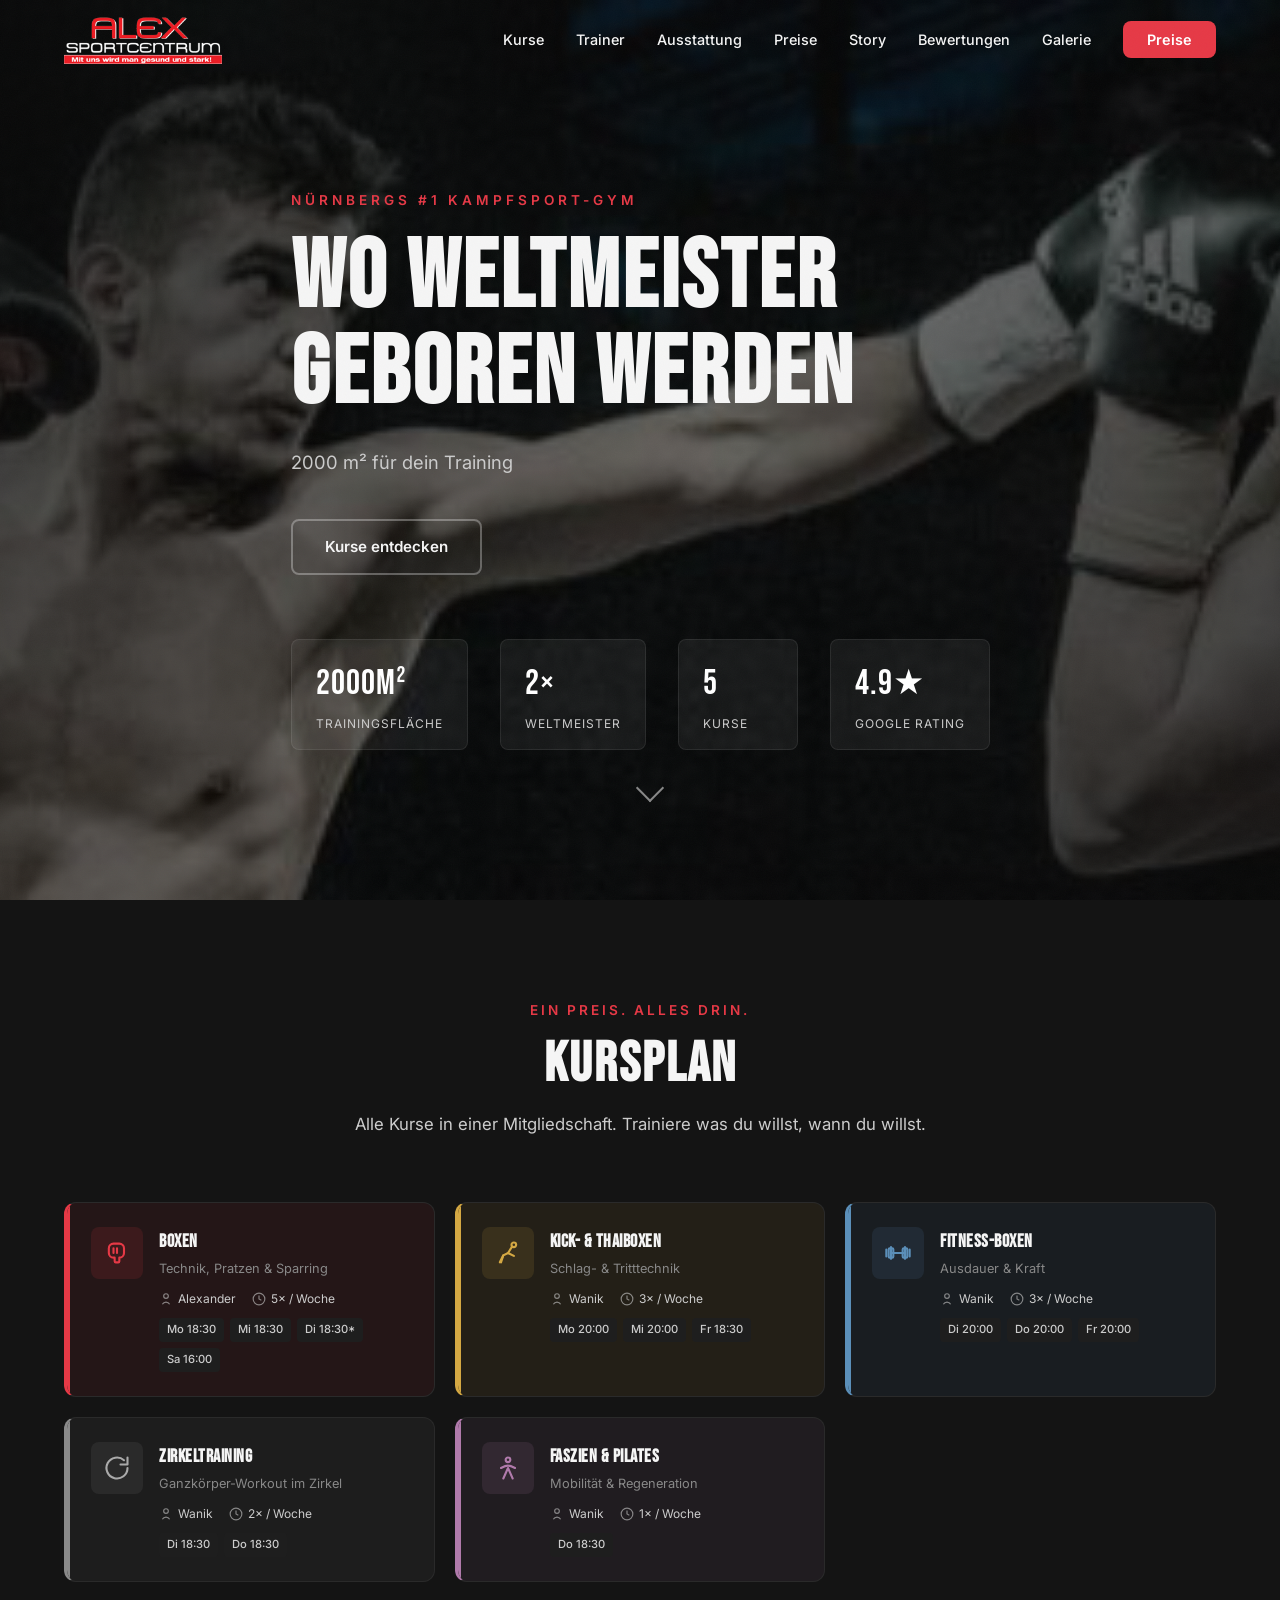
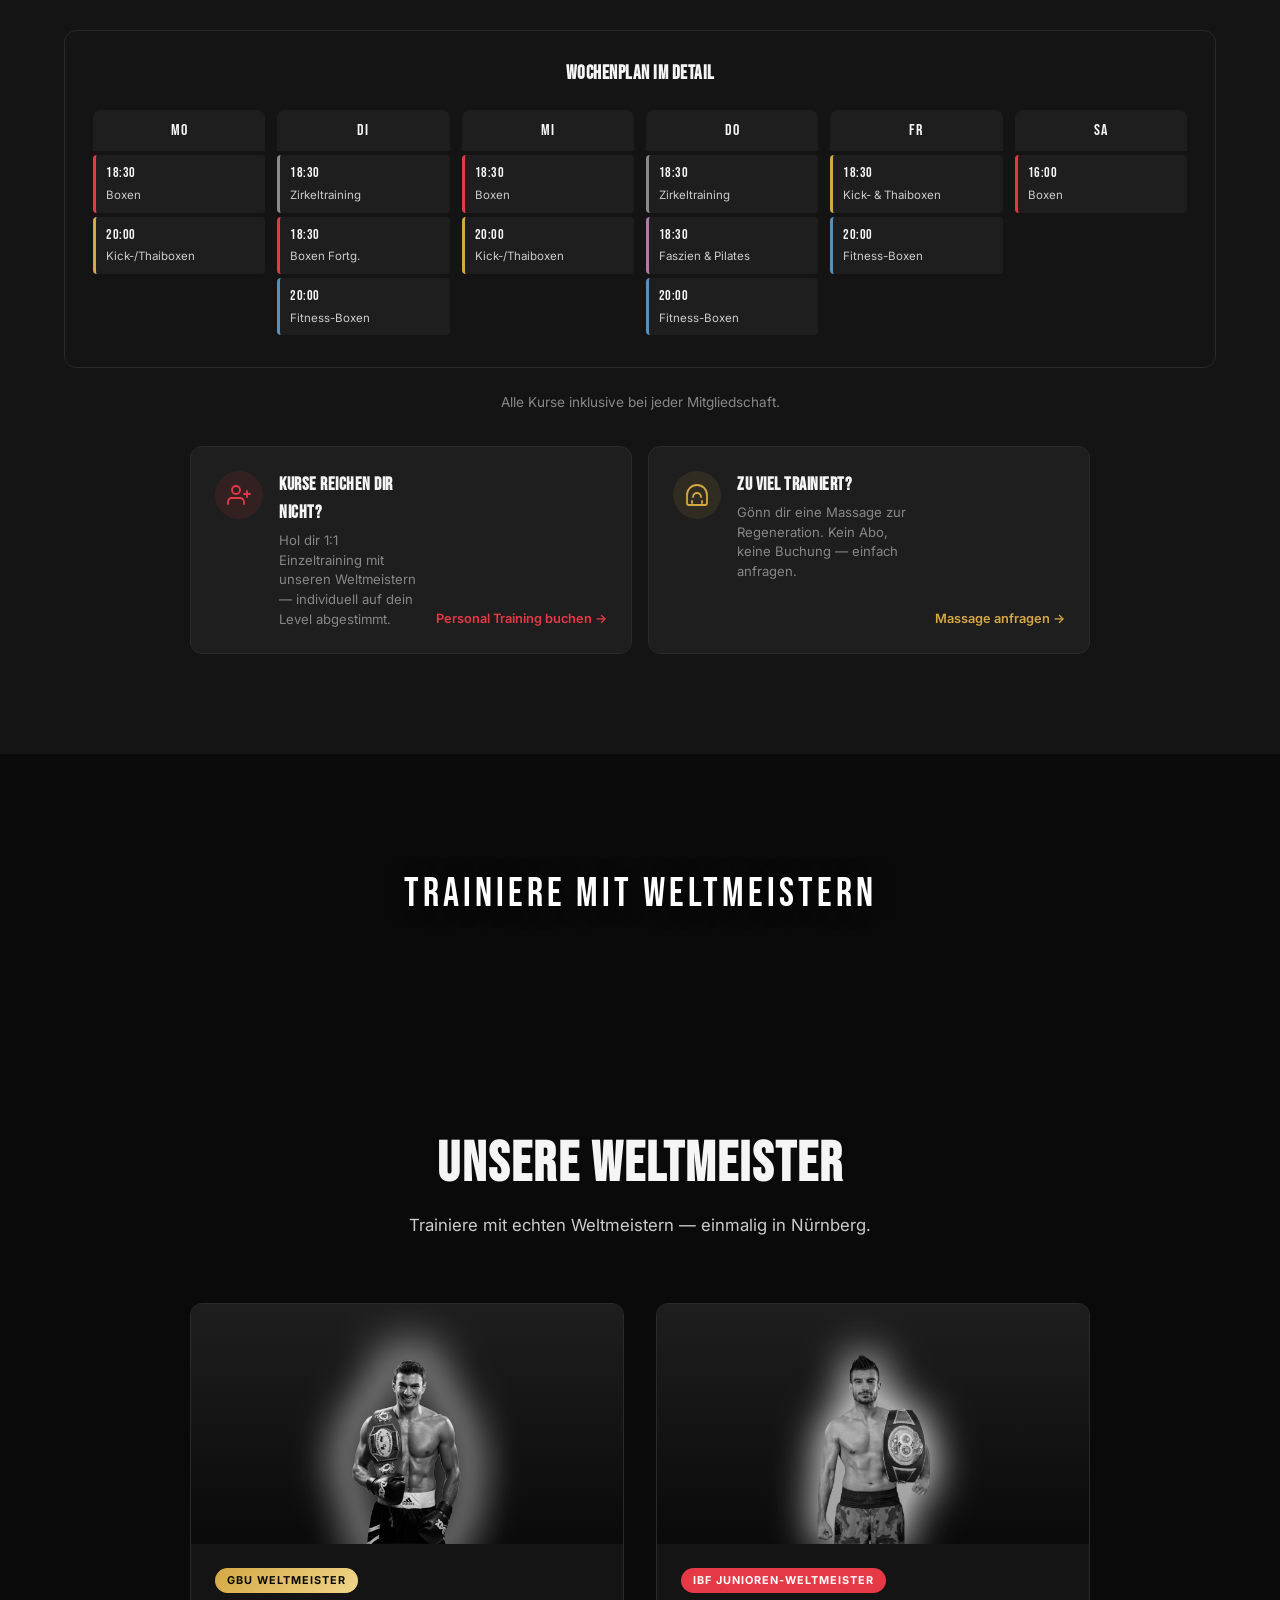
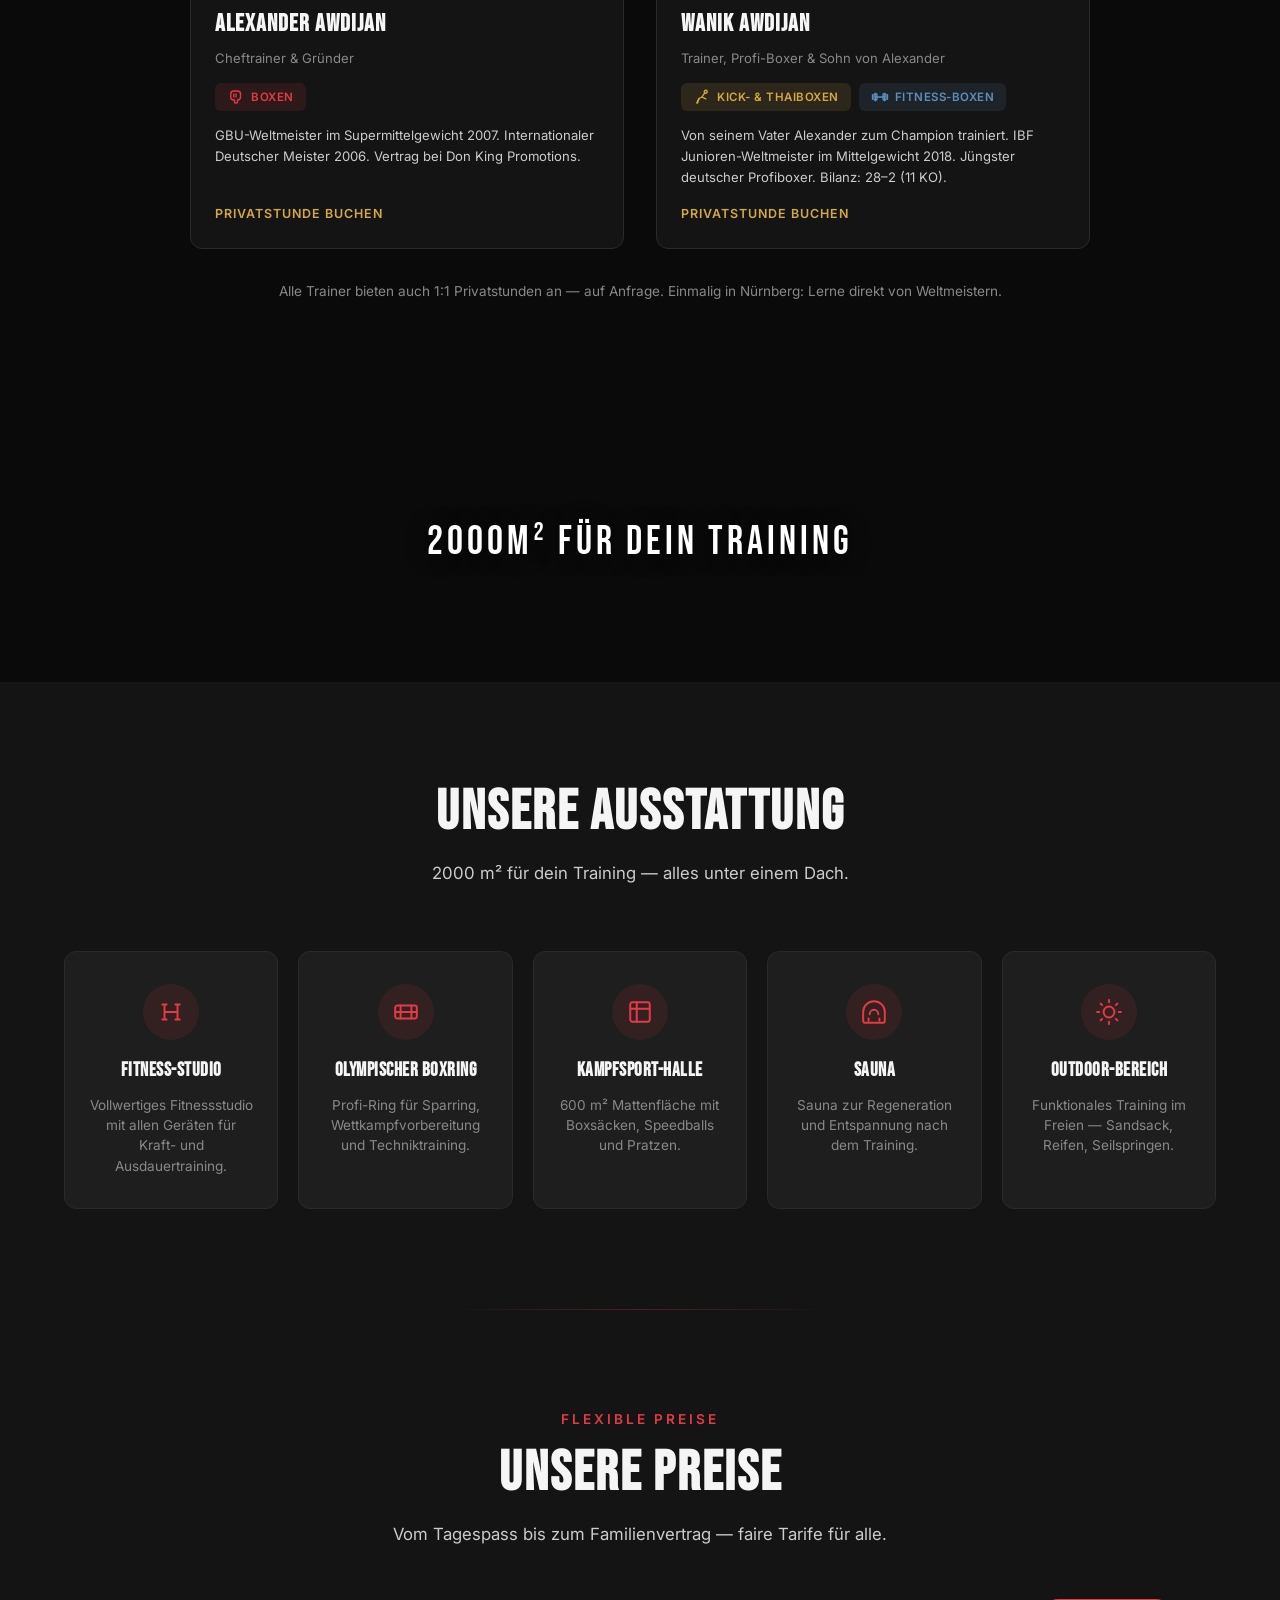
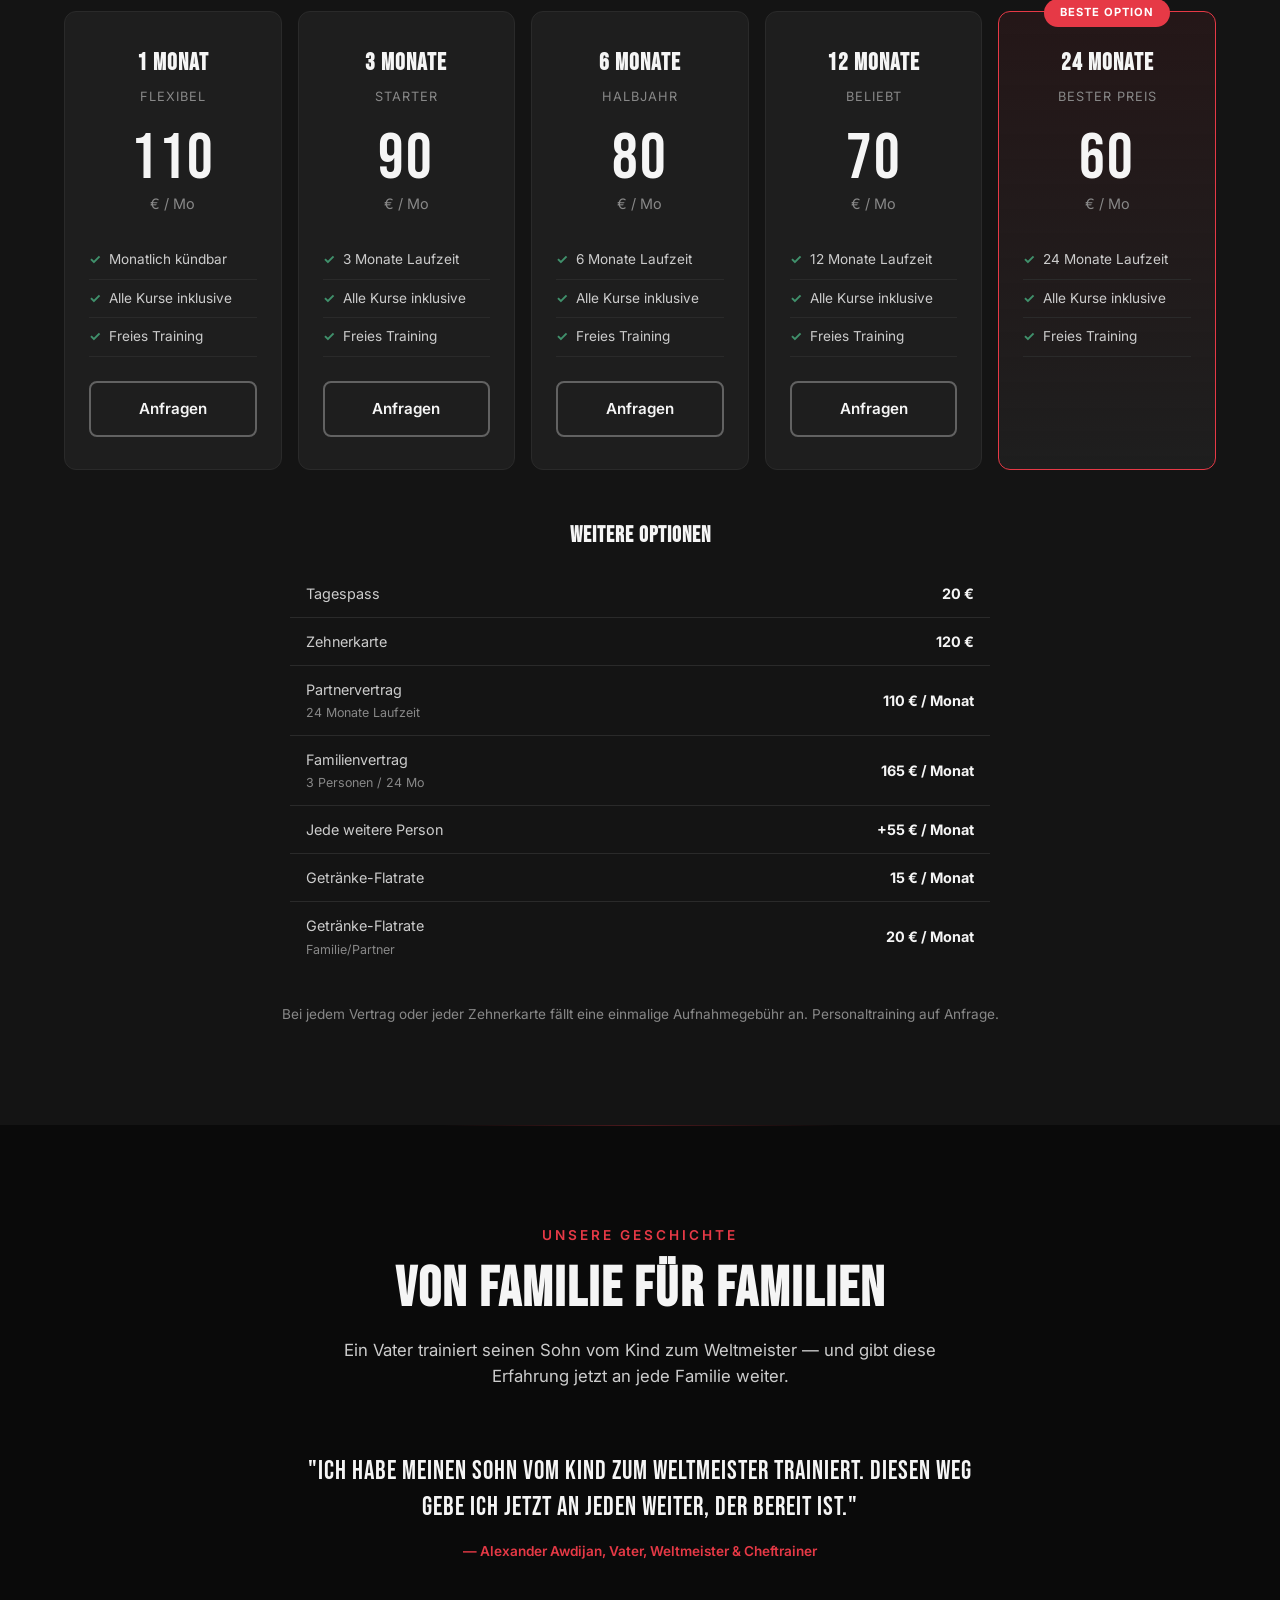
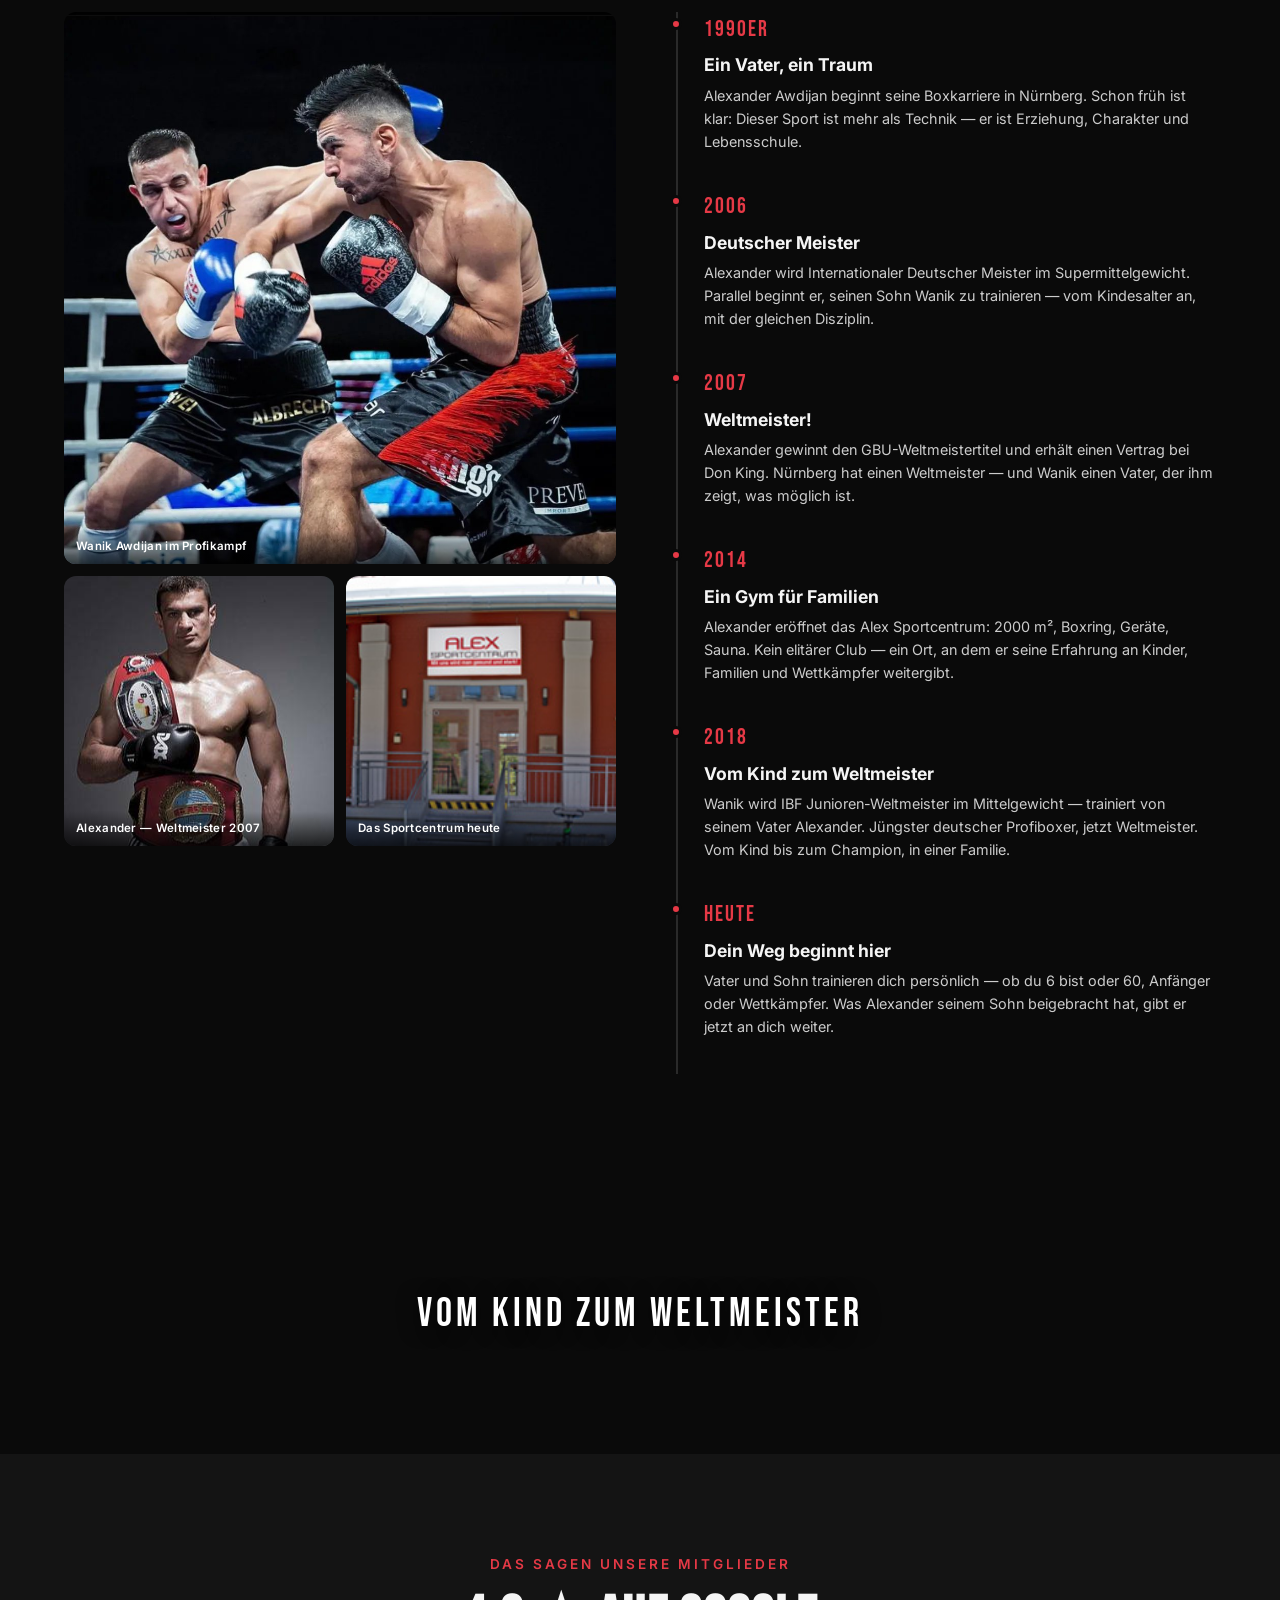
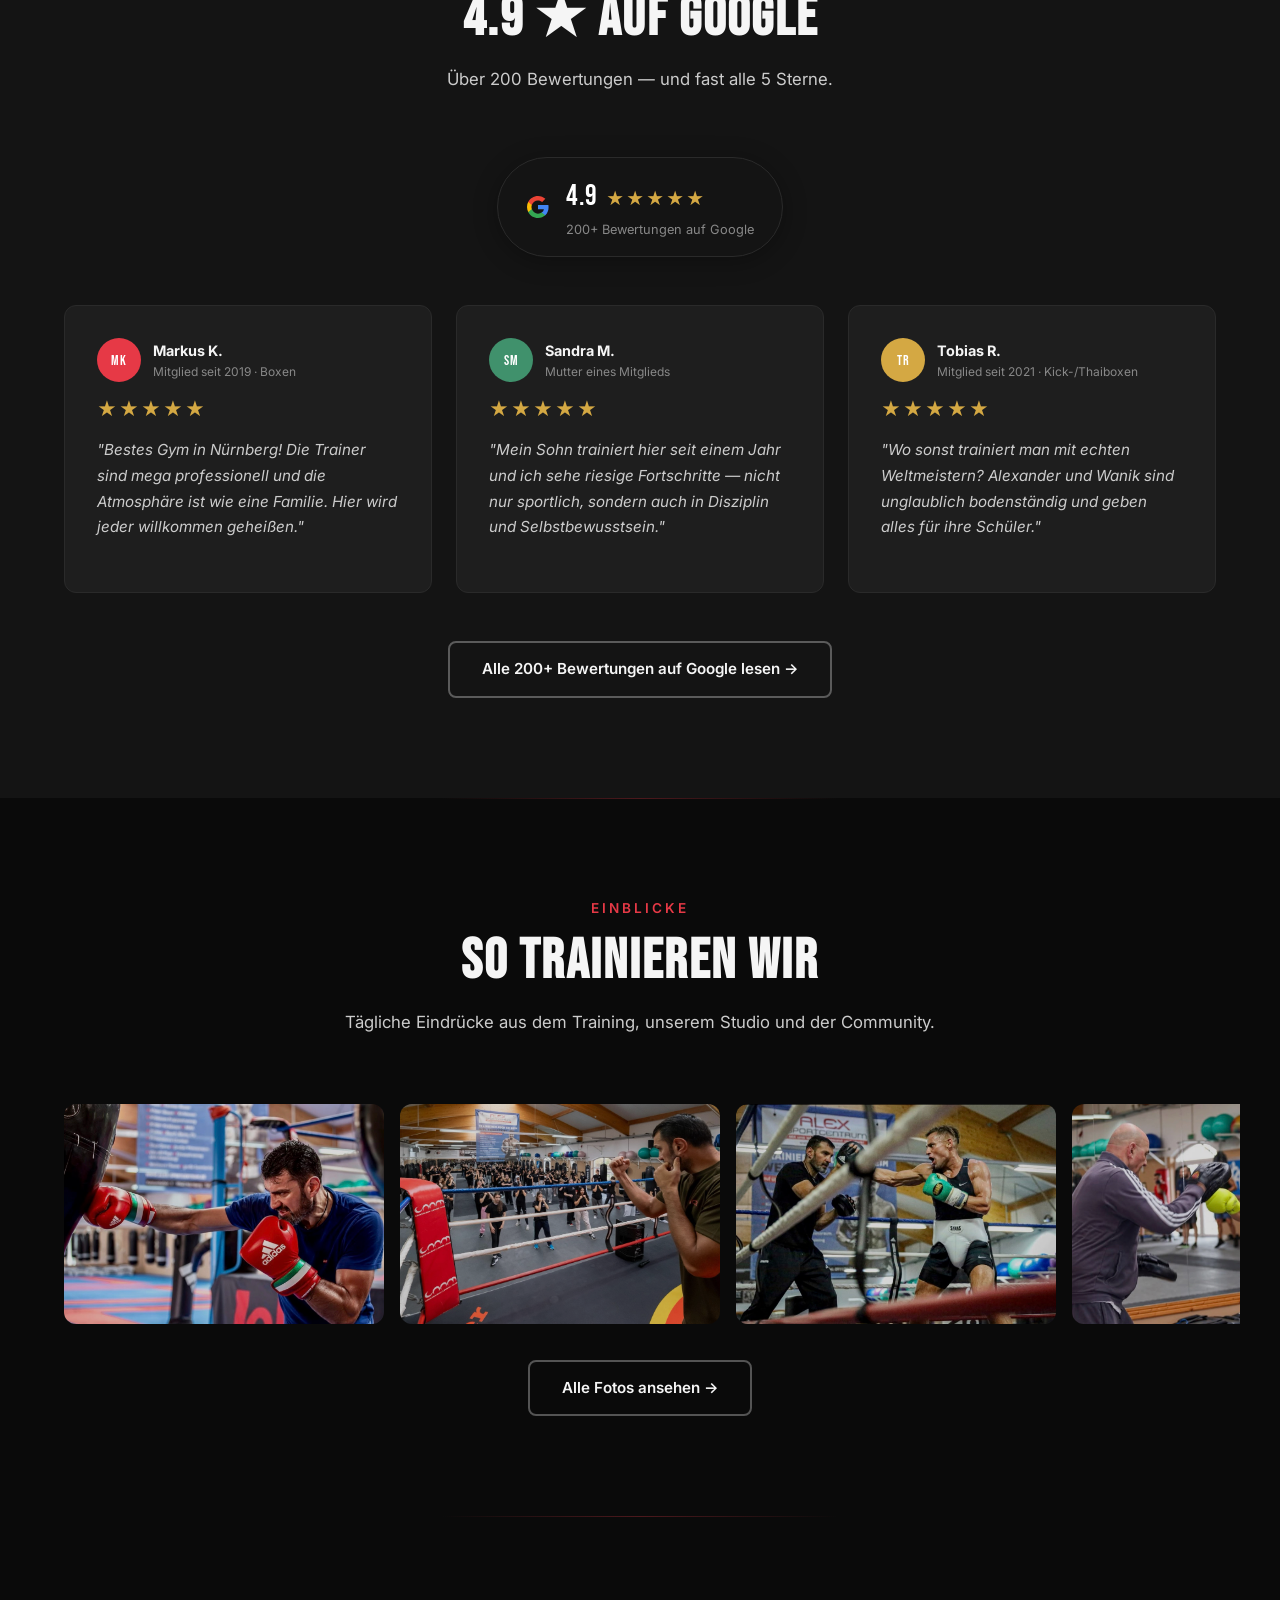
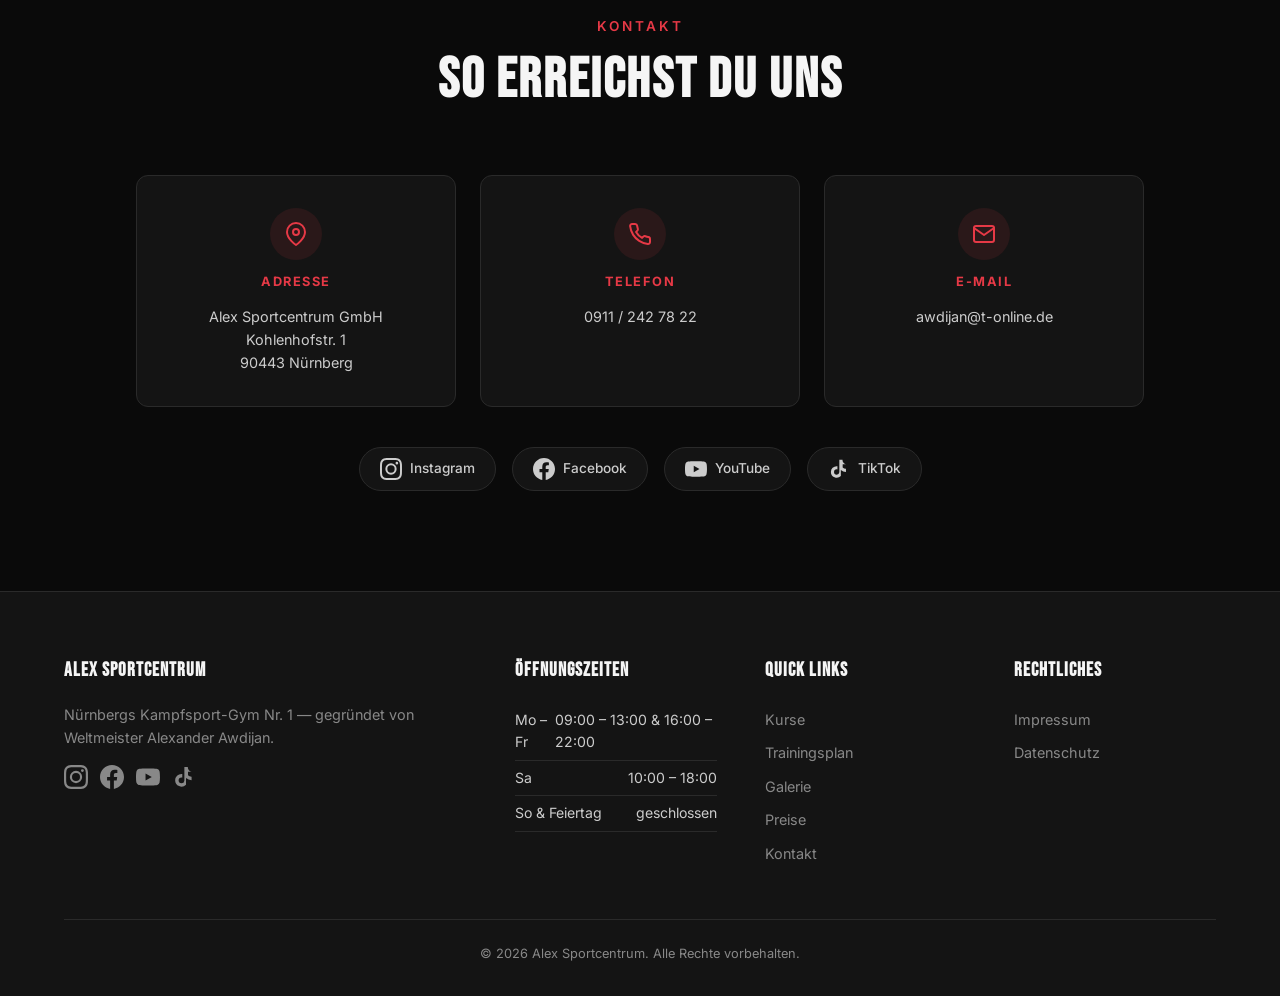
<file: index.html>
<!DOCTYPE html>
<html lang="de">
<head>
  <meta charset="UTF-8">
  <meta name="viewport" content="width=device-width, initial-scale=1.0">
  <title>Alex Sportcentrum — Boxen, Kampfsport & Fitness in Nürnberg</title>
  <meta name="description" content="Alex Sportcentrum Nürnberg: Boxen, Kick- & Thaiboxen, Fitness-Boxen & mehr. Trainiere mit Weltmeistern Alexander & Wanik Awdijan auf 2000m².">
  <meta property="og:title" content="Alex Sportcentrum — Wo Weltmeister geboren werden">
  <meta property="og:description" content="Boxen, Kick- & Thaiboxen, Fitness-Boxen in Nürnberg. Trainiere mit Weltmeistern auf 2000m².">
  <meta property="og:type" content="website">
  <meta property="og:url" content="https://www.alex-sportcentrum.de">
  <link rel="icon" type="image/x-icon" href="assets/favicon.ico">
  <link rel="stylesheet" href="css/style.css">
  <link rel="preconnect" href="https://fonts.googleapis.com">
  <link rel="preconnect" href="https://fonts.gstatic.com" crossorigin>
  <link href="https://fonts.googleapis.com/css2?family=Bebas+Neue&family=Inter:wght@400;500;600;700&display=swap" rel="stylesheet">
</head>
<body>

  <!-- SVG Icon Sprite — Disziplin-Icons -->
  <svg xmlns="http://www.w3.org/2000/svg" style="display:none;">
    <!-- Boxen: Boxhandschuh -->
    <symbol id="icon-boxen" viewBox="0 0 24 24" fill="none" stroke="currentColor" stroke-width="1.8" stroke-linecap="round" stroke-linejoin="round">
      <path d="M18 8c0-2.2-1.8-4-4-4H9C6.8 4 5 5.8 5 8v4c0 2.2 1.8 4 4 4h1v3c0 .6.4 1 1 1h2c.6 0 1-.4 1-1v-3h0c2.2 0 4-1.8 4-4V8z"/>
      <path d="M9 8v4M12 8v4"/>
    </symbol>
    <!-- Kick-/Thaiboxen: Bein/Kick -->
    <symbol id="icon-kick" viewBox="0 0 24 24" fill="none" stroke="currentColor" stroke-width="1.8" stroke-linecap="round" stroke-linejoin="round">
      <path d="M6 20l2-6 4-2 3.5-5.5"/>
      <circle cx="17" cy="5" r="2"/>
      <path d="M12 12l5 2.5"/>
      <path d="M8 14l-3 6"/>
    </symbol>
    <!-- Fitness-Boxen: Hantel + Faust -->
    <symbol id="icon-fitness" viewBox="0 0 24 24" fill="none" stroke="currentColor" stroke-width="1.8" stroke-linecap="round" stroke-linejoin="round">
      <path d="M6 7v10M18 7v10M2 9v6M22 9v6M6 12h12"/>
      <rect x="4" y="8" width="4" height="8" rx="1"/>
      <rect x="16" y="8" width="4" height="8" rx="1"/>
    </symbol>
    <!-- Zirkeltraining: Kreislauf/Pfeile -->
    <symbol id="icon-zirkel" viewBox="0 0 24 24" fill="none" stroke="currentColor" stroke-width="1.8" stroke-linecap="round" stroke-linejoin="round">
      <path d="M21 12a9 9 0 11-3-6.7"/>
      <polyline points="21 3 21 9 15 9"/>
    </symbol>
    <!-- Faszien & Pilates: Yoga/Stretch -->
    <symbol id="icon-pilates" viewBox="0 0 24 24" fill="none" stroke="currentColor" stroke-width="1.8" stroke-linecap="round" stroke-linejoin="round">
      <circle cx="12" cy="5" r="2"/>
      <path d="M8 21l4-9 4 9"/>
      <path d="M6 12c2-1 4-2 6-2s4 1 6 2"/>
    </symbol>
    <!-- Kinder: kleiner Boxer -->
    <symbol id="icon-kinder" viewBox="0 0 24 24" fill="none" stroke="currentColor" stroke-width="1.8" stroke-linecap="round" stroke-linejoin="round">
      <circle cx="12" cy="5" r="2.5"/>
      <path d="M9 10h6l1 5h-8l1-5z"/>
      <path d="M10 15v5M14 15v5"/>
      <path d="M7 12l-2 3M17 12l2 3"/>
    </symbol>
  </svg>

  <!-- Navigation -->
  <nav class="navbar" id="navbar">
    <div class="nav-container">
      <a href="index.html" class="nav-logo">
        <img src="assets/logo.png" alt="Alex Sportcentrum Logo" onerror="this.style.display='none'; this.nextElementSibling.style.display='flex';">
        <span class="logo-text" style="display:none;">ALEX<br>SPORTCENTRUM</span>
      </a>
      <ul class="nav-menu" id="nav-menu">
        <li><a href="#kurse" class="nav-link">Kurse</a></li>
        <li><a href="#trainer" class="nav-link">Trainer</a></li>
        <li><a href="#ausstattung" class="nav-link">Ausstattung</a></li>
        <li><a href="#preise" class="nav-link">Preise</a></li>
        <li><a href="#story" class="nav-link">Story</a></li>
        <li><a href="#bewertungen" class="nav-link">Bewertungen</a></li>
        <li><a href="galerie.html" class="nav-link">Galerie</a></li>
        <li><a href="#preise" class="nav-link nav-cta">Preise</a></li>
      </ul>
      <button class="burger" id="burger" aria-label="Menü öffnen">
        <span></span>
        <span></span>
        <span></span>
      </button>
    </div>
  </nav>

  <!-- Hero Section -->
  <header class="hero" id="hero">
    <div class="hero-overlay"></div>
    <div class="hero-content">
      <p class="hero-tag">Nürnbergs #1 Kampfsport-Gym</p>
      <h1>Wo Weltmeister<br>geboren werden</h1>
      <p class="hero-sub">2000 m² für dein Training</p>
      <div class="hero-buttons">
        <a href="#kurse" class="btn btn-outline">Kurse entdecken</a>
      </div>
      <div class="hero-stats">
        <div class="stat">
          <span class="stat-number" data-count="2000" data-suffix="m²">0m²</span>
          <span class="stat-label">Trainingsfläche</span>
        </div>
        <div class="stat">
          <span class="stat-number" data-count="2" data-suffix="×">0×</span>
          <span class="stat-label">Weltmeister</span>
        </div>
        <div class="stat">
          <span class="stat-number" data-count="5" data-suffix="">0</span>
          <span class="stat-label">Kurse</span>
        </div>
        <div class="stat">
          <span class="stat-number" data-count="4.9" data-suffix="★" data-decimal="true">0★</span>
          <span class="stat-label">Google Rating</span>
        </div>
      </div>
      <div class="scroll-hint" aria-hidden="true">
        <span></span>
      </div>
    </div>
  </header>


  <!-- Kursplan Section -->
  <section class="section kurse" id="kurse">
    <div class="container">
      <div class="section-header">
        <p class="section-tag">Ein Preis. Alles drin.</p>
        <h2>Kursplan</h2>
        <p class="section-desc">Alle Kurse in einer Mitgliedschaft. Trainiere was du willst, wann du willst.</p>
      </div>

      <!-- Disziplin-Übersicht: Karten mit Icons -->
      <div class="disc-grid">
        <div class="disc-card disc-boxen" data-discipline="boxen" role="button" tabindex="0">
          <div class="disc-icon-wrap" style="background:rgba(230,57,70,0.12);">
            <svg width="28" height="28" viewBox="0 0 24 24" fill="none" stroke="var(--red)" stroke-width="1.8" stroke-linecap="round" stroke-linejoin="round"><use href="#icon-boxen"/></svg>
          </div>
          <div class="disc-card-body">
            <h3>Boxen</h3>
            <p class="disc-desc">Technik, Pratzen &amp; Sparring</p>
            <div class="disc-meta">
              <span class="disc-trainer"><svg width="14" height="14" viewBox="0 0 24 24" fill="none" stroke="currentColor" stroke-width="2"><circle cx="12" cy="7" r="4"/><path d="M5.8 21a7 7 0 0112.4 0"/></svg> Alexander</span>
              <span class="disc-times"><svg width="14" height="14" viewBox="0 0 24 24" fill="none" stroke="currentColor" stroke-width="2"><circle cx="12" cy="12" r="10"/><path d="M12 6v6l4 2"/></svg> 5× / Woche</span>
            </div>
            <div class="disc-schedule">
              <span>Mo 18:30</span><span>Mi 18:30</span><span>Di 18:30*</span><span>Sa 16:00</span>
            </div>
          </div>
        </div>

        <div class="disc-card disc-kick" data-discipline="kick" role="button" tabindex="0">
          <div class="disc-icon-wrap" style="background:rgba(212,168,67,0.12);">
            <svg width="28" height="28" viewBox="0 0 24 24" fill="none" stroke="var(--gold)" stroke-width="1.8" stroke-linecap="round" stroke-linejoin="round"><use href="#icon-kick"/></svg>
          </div>
          <div class="disc-card-body">
            <h3>Kick- &amp; Thaiboxen</h3>
            <p class="disc-desc">Schlag- &amp; Tritttechnik</p>
            <div class="disc-meta">
              <span class="disc-trainer"><svg width="14" height="14" viewBox="0 0 24 24" fill="none" stroke="currentColor" stroke-width="2"><circle cx="12" cy="7" r="4"/><path d="M5.8 21a7 7 0 0112.4 0"/></svg> Wanik</span>
              <span class="disc-times"><svg width="14" height="14" viewBox="0 0 24 24" fill="none" stroke="currentColor" stroke-width="2"><circle cx="12" cy="12" r="10"/><path d="M12 6v6l4 2"/></svg> 3× / Woche</span>
            </div>
            <div class="disc-schedule">
              <span>Mo 20:00</span><span>Mi 20:00</span><span>Fr 18:30</span>
            </div>
          </div>
        </div>

        <div class="disc-card disc-fitness" data-discipline="fitness" role="button" tabindex="0">
          <div class="disc-icon-wrap" style="background:rgba(91,143,185,0.12);">
            <svg width="28" height="28" viewBox="0 0 24 24" fill="none" stroke="#5b8fb9" stroke-width="1.8" stroke-linecap="round" stroke-linejoin="round"><use href="#icon-fitness"/></svg>
          </div>
          <div class="disc-card-body">
            <h3>Fitness-Boxen</h3>
            <p class="disc-desc">Ausdauer &amp; Kraft</p>
            <div class="disc-meta">
              <span class="disc-trainer"><svg width="14" height="14" viewBox="0 0 24 24" fill="none" stroke="currentColor" stroke-width="2"><circle cx="12" cy="7" r="4"/><path d="M5.8 21a7 7 0 0112.4 0"/></svg> Wanik</span>
              <span class="disc-times"><svg width="14" height="14" viewBox="0 0 24 24" fill="none" stroke="currentColor" stroke-width="2"><circle cx="12" cy="12" r="10"/><path d="M12 6v6l4 2"/></svg> 3× / Woche</span>
            </div>
            <div class="disc-schedule">
              <span>Di 20:00</span><span>Do 20:00</span><span>Fr 20:00</span>
            </div>
          </div>
        </div>

        <div class="disc-card disc-zirkel" data-discipline="zirkel" role="button" tabindex="0">
          <div class="disc-icon-wrap" style="background:rgba(138,138,138,0.12);">
            <svg width="28" height="28" viewBox="0 0 24 24" fill="none" stroke="#8a8a8a" stroke-width="1.8" stroke-linecap="round" stroke-linejoin="round"><use href="#icon-zirkel"/></svg>
          </div>
          <div class="disc-card-body">
            <h3>Zirkeltraining</h3>
            <p class="disc-desc">Ganzkörper-Workout im Zirkel</p>
            <div class="disc-meta">
              <span class="disc-trainer"><svg width="14" height="14" viewBox="0 0 24 24" fill="none" stroke="currentColor" stroke-width="2"><circle cx="12" cy="7" r="4"/><path d="M5.8 21a7 7 0 0112.4 0"/></svg> Wanik</span>
              <span class="disc-times"><svg width="14" height="14" viewBox="0 0 24 24" fill="none" stroke="currentColor" stroke-width="2"><circle cx="12" cy="12" r="10"/><path d="M12 6v6l4 2"/></svg> 2× / Woche</span>
            </div>
            <div class="disc-schedule">
              <span>Di 18:30</span><span>Do 18:30</span>
            </div>
          </div>
        </div>

        <div class="disc-card disc-pilates" data-discipline="pilates" role="button" tabindex="0">
          <div class="disc-icon-wrap" style="background:rgba(176,122,171,0.12);">
            <svg width="28" height="28" viewBox="0 0 24 24" fill="none" stroke="#b07aab" stroke-width="1.8" stroke-linecap="round" stroke-linejoin="round"><use href="#icon-pilates"/></svg>
          </div>
          <div class="disc-card-body">
            <h3>Faszien &amp; Pilates</h3>
            <p class="disc-desc">Mobilität &amp; Regeneration</p>
            <div class="disc-meta">
              <span class="disc-trainer"><svg width="14" height="14" viewBox="0 0 24 24" fill="none" stroke="currentColor" stroke-width="2"><circle cx="12" cy="7" r="4"/><path d="M5.8 21a7 7 0 0112.4 0"/></svg> Wanik</span>
              <span class="disc-times"><svg width="14" height="14" viewBox="0 0 24 24" fill="none" stroke="currentColor" stroke-width="2"><circle cx="12" cy="12" r="10"/><path d="M12 6v6l4 2"/></svg> 1× / Woche</span>
            </div>
            <div class="disc-schedule">
              <span>Do 18:30</span>
            </div>
          </div>
        </div>

      </div>

      <!-- Kompakter Wochenplan darunter -->
      <div class="week-plan">
        <h3 class="week-plan-title">Wochenplan im Detail</h3>
        <div class="week-plan-grid">
          <div class="week-day">
            <div class="week-day-name">Mo</div>
            <div class="week-slot kp-boxen" data-discipline="boxen" role="button" tabindex="0"><span class="ws-time">18:30</span><span class="ws-name">Boxen</span></div>
            <div class="week-slot kp-kick" data-discipline="kick" role="button" tabindex="0"><span class="ws-time">20:00</span><span class="ws-name">Kick-/Thaiboxen</span></div>
          </div>
          <div class="week-day">
            <div class="week-day-name">Di</div>
            <div class="week-slot kp-zirkel" data-discipline="zirkel" role="button" tabindex="0"><span class="ws-time">18:30</span><span class="ws-name">Zirkeltraining</span></div>
            <div class="week-slot kp-boxen" data-discipline="boxen" role="button" tabindex="0"><span class="ws-time">18:30</span><span class="ws-name">Boxen Fortg.</span></div>
            <div class="week-slot kp-fitness" data-discipline="fitness" role="button" tabindex="0"><span class="ws-time">20:00</span><span class="ws-name">Fitness-Boxen</span></div>
          </div>
          <div class="week-day">
            <div class="week-day-name">Mi</div>
            <div class="week-slot kp-boxen" data-discipline="boxen" role="button" tabindex="0"><span class="ws-time">18:30</span><span class="ws-name">Boxen</span></div>
            <div class="week-slot kp-kick" data-discipline="kick" role="button" tabindex="0"><span class="ws-time">20:00</span><span class="ws-name">Kick-/Thaiboxen</span></div>
          </div>
          <div class="week-day">
            <div class="week-day-name">Do</div>
            <div class="week-slot kp-zirkel" data-discipline="zirkel" role="button" tabindex="0"><span class="ws-time">18:30</span><span class="ws-name">Zirkeltraining</span></div>
            <div class="week-slot kp-pilates" data-discipline="pilates" role="button" tabindex="0"><span class="ws-time">18:30</span><span class="ws-name">Faszien &amp; Pilates</span></div>
            <div class="week-slot kp-fitness" data-discipline="fitness" role="button" tabindex="0"><span class="ws-time">20:00</span><span class="ws-name">Fitness-Boxen</span></div>
          </div>
          <div class="week-day">
            <div class="week-day-name">Fr</div>
            <div class="week-slot kp-kick" data-discipline="kick" role="button" tabindex="0"><span class="ws-time">18:30</span><span class="ws-name">Kick- &amp; Thaiboxen</span></div>
            <div class="week-slot kp-fitness" data-discipline="fitness" role="button" tabindex="0"><span class="ws-time">20:00</span><span class="ws-name">Fitness-Boxen</span></div>
          </div>
          <div class="week-day">
            <div class="week-day-name">Sa</div>
            <div class="week-slot kp-boxen" data-discipline="boxen" role="button" tabindex="0"><span class="ws-time">16:00</span><span class="ws-name">Boxen</span></div>
          </div>
        </div>
      </div>

      <p class="kursplan-hint">Alle Kurse inklusive bei jeder Mitgliedschaft.</p>

      <div class="kursplan-extras">
        <a href="personaltraining.html" class="kursplan-extra-card">
          <div class="kursplan-extra-icon">
            <svg width="24" height="24" viewBox="0 0 24 24" fill="none" stroke="currentColor" stroke-width="1.8" stroke-linecap="round" stroke-linejoin="round"><path d="M17 21v-2a4 4 0 00-4-4H5a4 4 0 00-4 4v2"/><circle cx="9" cy="7" r="4"/><path d="M20 8v6M23 11h-6"/></svg>
          </div>
          <div class="kursplan-extra-text">
            <strong>Kurse reichen dir nicht?</strong>
            <span>Hol dir 1:1 Einzeltraining mit unseren Weltmeistern — individuell auf dein Level abgestimmt.</span>
          </div>
          <span class="kursplan-extra-link">Personal Training buchen &rarr;</span>
        </a>

        <a href="#kontakt" class="kursplan-extra-card kursplan-extra-massage">
          <div class="kursplan-extra-icon">
            <svg width="24" height="24" viewBox="0 0 24 24" fill="none" stroke="currentColor" stroke-width="1.8" stroke-linecap="round" stroke-linejoin="round"><path d="M12 2C6.48 2 2 6.48 2 12v8a2 2 0 002 2h16a2 2 0 002-2v-8c0-5.52-4.48-10-10-10z"/><path d="M8 14c0-2.21 1.79-4 4-4s4 1.79 4 4"/><path d="M7 20v-2M17 20v-2"/></svg>
          </div>
          <div class="kursplan-extra-text">
            <strong>Zu viel trainiert?</strong>
            <span>Gönn dir eine Massage zur Regeneration. Kein Abo, keine Buchung — einfach anfragen.</span>
          </div>
          <span class="kursplan-extra-link">Massage anfragen &rarr;</span>
        </a>
      </div>
    </div>
  </section>

  <!-- Image Banner: Training Action -->
  <div class="image-banner" style="background-image:url('assets/gym/gallery-gruppentraining.jpg');">
    <div class="image-banner-overlay"></div>
    <div class="image-banner-content">
      <span class="image-banner-text">Trainiere mit Weltmeistern</span>
    </div>
  </div>

  <!-- Trainer Section -->
  <section class="section trainer-section" id="trainer">
    <div class="container">
      <div class="section-header">
        <h2>Unsere Weltmeister</h2>
        <p class="section-desc">Trainiere mit echten Weltmeistern — einmalig in Nürnberg.</p>
      </div>

      <div class="trainer-cards">
        <!-- Alexander -->
        <div class="trainer-card">
          <div class="trainer-img">
            <img src="assets/trainer/alexander-1.png" alt="Alexander Awdijan">
          </div>
          <div class="trainer-info">
            <span class="trainer-badge trainer-badge-gold">GBU Weltmeister</span>
            <h3>Alexander Awdijan</h3>
            <p class="trainer-role">Cheftrainer &amp; Gründer</p>
            <div class="trainer-disziplinen">
              <button class="disc-tag disc-boxen" data-discipline="boxen">
                <svg class="disc-icon" width="18" height="18"><use href="#icon-boxen"/></svg>
                <span>Boxen</span>
              </button>
            </div>
            <p class="trainer-bio">GBU-Weltmeister im Supermittelgewicht 2007. Internationaler Deutscher Meister 2006. Vertrag bei Don King Promotions.</p>
            <a href="personaltraining.html" class="trainer-private">Privatstunde buchen</a>
          </div>
        </div>

        <!-- Wanik -->
        <div class="trainer-card">
          <div class="trainer-img">
            <img src="assets/trainer/wanik-1.png" alt="Wanik Awdijan">
          </div>
          <div class="trainer-info">
            <span class="trainer-badge trainer-badge-red">IBF Junioren-Weltmeister</span>
            <h3>Wanik Awdijan</h3>
            <p class="trainer-role">Trainer, Profi-Boxer &amp; Sohn von Alexander</p>
            <div class="trainer-disziplinen">
              <button class="disc-tag disc-kick" data-discipline="kick">
                <svg class="disc-icon" width="18" height="18"><use href="#icon-kick"/></svg>
                <span>Kick- &amp; Thaiboxen</span>
              </button>
              <button class="disc-tag disc-fitness" data-discipline="fitness">
                <svg class="disc-icon" width="18" height="18"><use href="#icon-fitness"/></svg>
                <span>Fitness-Boxen</span>
              </button>
            </div>
            <p class="trainer-bio">Von seinem Vater Alexander zum Champion trainiert. IBF Junioren-Weltmeister im Mittelgewicht 2018. Jüngster deutscher Profiboxer. Bilanz: 28–2 (11 KO).</p>
            <a href="personaltraining.html" class="trainer-private">Privatstunde buchen</a>
          </div>
        </div>

      </div>

      <p class="trainer-hint">Alle Trainer bieten auch 1:1 Privatstunden an — auf Anfrage. Einmalig in Nürnberg: Lerne direkt von Weltmeistern.</p>
    </div>
  </section>

  <!-- Image Banner: Ring -->
  <div class="image-banner" style="background-image:url('assets/gym/gallery-studio.jpg');">
    <div class="image-banner-overlay"></div>
    <div class="image-banner-content">
      <span class="image-banner-text">2000m² für dein Training</span>
    </div>
  </div>

  <!-- Ausstattung Section -->
  <section class="section ausstattung" id="ausstattung">
    <div class="container">
      <div class="section-header">
        <h2>Unsere Ausstattung</h2>
        <p class="section-desc">2000 m² für dein Training — alles unter einem Dach.</p>
      </div>

      <div class="ausstattung-grid">
        <div class="ausstattung-card">
          <div class="ausstattung-icon">
            <svg viewBox="0 0 24 24" fill="none" stroke="currentColor" stroke-width="1.8" stroke-linecap="round" stroke-linejoin="round">
              <path d="M6 5v14M18 5v14M6 12h12M4 5h4M16 5h4M4 19h4M16 19h4"/>
            </svg>
          </div>
          <h3>Fitness-Studio</h3>
          <p>Vollwertiges Fitnessstudio mit allen Geräten für Kraft- und Ausdauertraining.</p>
        </div>

        <div class="ausstattung-card">
          <div class="ausstattung-icon">
            <svg viewBox="0 0 24 24" fill="none" stroke="currentColor" stroke-width="1.8" stroke-linecap="round" stroke-linejoin="round">
              <rect x="2" y="6" width="20" height="12" rx="2"/>
              <path d="M2 12h20M7 6v12M17 6v12"/>
            </svg>
          </div>
          <h3>Olympischer Boxring</h3>
          <p>Profi-Ring für Sparring, Wettkampfvorbereitung und Techniktraining.</p>
        </div>

        <div class="ausstattung-card">
          <div class="ausstattung-icon">
            <svg viewBox="0 0 24 24" fill="none" stroke="currentColor" stroke-width="1.8" stroke-linecap="round" stroke-linejoin="round">
              <rect x="3" y="3" width="18" height="18" rx="2"/>
              <path d="M3 9h18M9 3v18"/>
            </svg>
          </div>
          <h3>Kampfsport-Halle</h3>
          <p>600 m² Mattenfläche mit Boxsäcken, Speedballs und Pratzen.</p>
        </div>

        <div class="ausstattung-card">
          <div class="ausstattung-icon">
            <svg viewBox="0 0 24 24" fill="none" stroke="currentColor" stroke-width="1.8" stroke-linecap="round" stroke-linejoin="round">
              <path d="M12 2C6.48 2 2 6.48 2 12v8a2 2 0 002 2h16a2 2 0 002-2v-8c0-5.52-4.48-10-10-10z"/>
              <path d="M8 14c0-2.21 1.79-4 4-4s4 1.79 4 4"/>
              <path d="M7 20v-2M17 20v-2"/>
            </svg>
          </div>
          <h3>Sauna</h3>
          <p>Sauna zur Regeneration und Entspannung nach dem Training.</p>
        </div>

        <div class="ausstattung-card">
          <div class="ausstattung-icon">
            <svg viewBox="0 0 24 24" fill="none" stroke="currentColor" stroke-width="1.8" stroke-linecap="round" stroke-linejoin="round">
              <circle cx="12" cy="12" r="5"/>
              <path d="M12 1v2M12 21v2M4.22 4.22l1.42 1.42M18.36 18.36l1.42 1.42M1 12h2M21 12h2M4.22 19.78l1.42-1.42M18.36 5.64l1.42-1.42"/>
            </svg>
          </div>
          <h3>Outdoor-Bereich</h3>
          <p>Funktionales Training im Freien — Sandsack, Reifen, Seilspringen.</p>
        </div>
      </div>
    </div>
  </section>

  <!-- Preise Section -->
  <section class="section preise" id="preise">
    <div class="container">
      <div class="section-header">
        <p class="section-tag">Flexible Preise</p>
        <h2>Unsere Preise</h2>
        <p class="section-desc">Vom Tagespass bis zum Familienvertrag — faire Tarife für alle.</p>
      </div>

      <!-- 5 Vertragskarten -->
      <div class="preis-cards" id="preis-cards">
        <div class="preis-card" data-preis-id="1monat">
          <h3>1 Monat</h3>
          <p class="preis-label">Flexibel</p>
          <div class="preis-amount">
            <span class="preis-number">110</span>
            <span class="preis-currency">€ / Mo</span>
          </div>
          <ul class="preis-features">
            <li>Monatlich kündbar</li>
            <li>Alle Kurse inklusive</li>
            <li>Freies Training</li>
          </ul>
          <a href="tel:+499112427822" class="btn btn-outline">Anfragen</a>
        </div>

        <div class="preis-card" data-preis-id="3monate">
          <h3>3 Monate</h3>
          <p class="preis-label">Starter</p>
          <div class="preis-amount">
            <span class="preis-number">90</span>
            <span class="preis-currency">€ / Mo</span>
          </div>
          <ul class="preis-features">
            <li>3 Monate Laufzeit</li>
            <li>Alle Kurse inklusive</li>
            <li>Freies Training</li>
          </ul>
          <a href="tel:+499112427822" class="btn btn-outline">Anfragen</a>
        </div>

        <div class="preis-card" data-preis-id="6monate">
          <h3>6 Monate</h3>
          <p class="preis-label">Halbjahr</p>
          <div class="preis-amount">
            <span class="preis-number">80</span>
            <span class="preis-currency">€ / Mo</span>
          </div>
          <ul class="preis-features">
            <li>6 Monate Laufzeit</li>
            <li>Alle Kurse inklusive</li>
            <li>Freies Training</li>
          </ul>
          <a href="tel:+499112427822" class="btn btn-outline">Anfragen</a>
        </div>

        <div class="preis-card" data-preis-id="12monate">
          <h3>12 Monate</h3>
          <p class="preis-label">Beliebt</p>
          <div class="preis-amount">
            <span class="preis-number">70</span>
            <span class="preis-currency">€ / Mo</span>
          </div>
          <ul class="preis-features">
            <li>12 Monate Laufzeit</li>
            <li>Alle Kurse inklusive</li>
            <li>Freies Training</li>
          </ul>
          <a href="tel:+499112427822" class="btn btn-outline">Anfragen</a>
        </div>

        <div class="preis-card preis-best" data-preis-id="24monate">
          <span class="best-badge">Beste Option</span>
          <h3>24 Monate</h3>
          <p class="preis-label">Bester Preis</p>
          <div class="preis-amount">
            <span class="preis-number">60</span>
            <span class="preis-currency">€ / Mo</span>
          </div>
          <ul class="preis-features">
            <li>24 Monate Laufzeit</li>
            <li>Alle Kurse inklusive</li>
            <li>Freies Training</li>
          </ul>
        </div>
      </div>

      <!-- Weitere Optionen Tabelle -->
      <div class="preis-extras">
        <h3>Weitere Optionen</h3>
        <table class="preis-tabelle">
          <tbody>
            <tr>
              <td>Tagespass</td>
              <td><strong>20 €</strong></td>
            </tr>
            <tr>
              <td>Zehnerkarte</td>
              <td><strong>120 €</strong></td>
            </tr>
            <tr>
              <td>Partnervertrag <small>24 Monate Laufzeit</small></td>
              <td><strong>110 € / Monat</strong></td>
            </tr>
            <tr>
              <td>Familienvertrag <small>3 Personen / 24 Mo</small></td>
              <td><strong>165 € / Monat</strong></td>
            </tr>
            <tr>
              <td>Jede weitere Person</td>
              <td><strong>+55 € / Monat</strong></td>
            </tr>
            <tr>
              <td>Getränke-Flatrate</td>
              <td><strong>15 € / Monat</strong></td>
            </tr>
            <tr>
              <td>Getränke-Flatrate <small>Familie/Partner</small></td>
              <td><strong>20 € / Monat</strong></td>
            </tr>
          </tbody>
        </table>
      </div>

      <div class="preis-note">
        <p>Bei jedem Vertrag oder jeder Zehnerkarte fällt eine einmalige Aufnahmegebühr an. Personaltraining auf Anfrage.</p>
      </div>

    </div>
  </section>

  <!-- Story Section -->
  <section class="section story" id="story">
    <div class="container">
      <div class="section-header">
        <p class="section-tag">Unsere Geschichte</p>
        <h2>Von Familie für Familien</h2>
        <p class="section-desc">Ein Vater trainiert seinen Sohn vom Kind zum Weltmeister — und gibt diese Erfahrung jetzt an jede Familie weiter.</p>
      </div>

      <!-- Leitspruch -->
      <div class="story-motto">
        <blockquote>"Ich habe meinen Sohn vom Kind zum Weltmeister trainiert. Diesen Weg gebe ich jetzt an jeden weiter, der bereit ist."</blockquote>
        <cite>— Alexander Awdijan, Vater, Weltmeister &amp; Cheftrainer</cite>
      </div>

      <div class="story-content">
        <div class="story-photos">
          <div class="story-photo story-photo-large">
            <img src="assets/gym/494729176_1233545928774273_9210835138481296295_n.jpg" alt="Wanik Awdijan im Kampf">
            <span class="story-photo-caption">Wanik Awdijan im Profikampf</span>
          </div>
          <div class="story-photo-row">
            <div class="story-photo">
              <img src="assets/gym/292546587_392244259556039_2441494113039056492_n.jpg" alt="Alexander Awdijan mit Weltmeister-Gürtel">
              <span class="story-photo-caption">Alexander — Weltmeister 2007</span>
            </div>
            <div class="story-photo">
              <img src="assets/banner/gym-aussen.jpg" alt="Alex Sportcentrum Nürnberg">
              <span class="story-photo-caption">Das Sportcentrum heute</span>
            </div>
          </div>
        </div>
        <div class="timeline">
          <div class="timeline-item">
            <div class="timeline-year">1990er</div>
            <div class="timeline-content">
              <h4>Ein Vater, ein Traum</h4>
              <p>Alexander Awdijan beginnt seine Boxkarriere in Nürnberg. Schon früh ist klar: Dieser Sport ist mehr als Technik — er ist Erziehung, Charakter und Lebensschule.</p>
            </div>
          </div>
          <div class="timeline-item">
            <div class="timeline-year">2006</div>
            <div class="timeline-content">
              <h4>Deutscher Meister</h4>
              <p>Alexander wird Internationaler Deutscher Meister im Supermittelgewicht. Parallel beginnt er, seinen Sohn Wanik zu trainieren — vom Kindesalter an, mit der gleichen Disziplin.</p>
            </div>
          </div>
          <div class="timeline-item">
            <div class="timeline-year">2007</div>
            <div class="timeline-content">
              <h4>Weltmeister!</h4>
              <p>Alexander gewinnt den GBU-Weltmeistertitel und erhält einen Vertrag bei Don King. Nürnberg hat einen Weltmeister — und Wanik einen Vater, der ihm zeigt, was möglich ist.</p>
            </div>
          </div>
          <div class="timeline-item">
            <div class="timeline-year">2014</div>
            <div class="timeline-content">
              <h4>Ein Gym für Familien</h4>
              <p>Alexander eröffnet das Alex Sportcentrum: 2000 m², Boxring, Geräte, Sauna. Kein elitärer Club — ein Ort, an dem er seine Erfahrung an Kinder, Familien und Wettkämpfer weitergibt.</p>
            </div>
          </div>
          <div class="timeline-item">
            <div class="timeline-year">2018</div>
            <div class="timeline-content">
              <h4>Vom Kind zum Weltmeister</h4>
              <p>Wanik wird IBF Junioren-Weltmeister im Mittelgewicht — trainiert von seinem Vater Alexander. Jüngster deutscher Profiboxer, jetzt Weltmeister. Vom Kind bis zum Champion, in einer Familie.</p>
            </div>
          </div>
          <div class="timeline-item">
            <div class="timeline-year">Heute</div>
            <div class="timeline-content">
              <h4>Dein Weg beginnt hier</h4>
              <p>Vater und Sohn trainieren dich persönlich — ob du 6 bist oder 60, Anfänger oder Wettkämpfer. Was Alexander seinem Sohn beigebracht hat, gibt er jetzt an dich weiter.</p>
            </div>
          </div>
        </div>
      </div>
    </div>
  </section>

  <!-- Image Banner: Alexander -->
  <div class="image-banner" style="background-image:url('assets/gym/gallery-alexander.jpg');">
    <div class="image-banner-overlay"></div>
    <div class="image-banner-content">
      <span class="image-banner-text">Vom Kind zum Weltmeister</span>
    </div>
  </div>

  <!-- Bewertungen Section -->
  <section class="section bewertungen" id="bewertungen">
    <div class="container">
      <div class="section-header">
        <p class="section-tag">Das sagen unsere Mitglieder</p>
        <h2>4.9 ★ auf Google</h2>
        <p class="section-desc">Über 200 Bewertungen — und fast alle 5 Sterne.</p>
      </div>
      <!-- Google Badge -->
      <div class="google-badge">
        <div class="google-badge-inner">
          <svg width="24" height="24" viewBox="0 0 24 24" fill="none"><path d="M22.56 12.25c0-.78-.07-1.53-.2-2.25H12v4.26h5.92a5.06 5.06 0 01-2.2 3.32v2.77h3.57c2.08-1.92 3.28-4.74 3.28-8.1z" fill="#4285F4"/><path d="M12 23c2.97 0 5.46-.98 7.28-2.66l-3.57-2.77c-.98.66-2.23 1.06-3.71 1.06-2.86 0-5.29-1.93-6.16-4.53H2.18v2.84C3.99 20.53 7.7 23 12 23z" fill="#34A853"/><path d="M5.84 14.09c-.22-.66-.35-1.36-.35-2.09s.13-1.43.35-2.09V7.07H2.18C1.43 8.55 1 10.22 1 12s.43 3.45 1.18 4.93l2.85-2.22.81-.62z" fill="#FBBC05"/><path d="M12 5.38c1.62 0 3.06.56 4.21 1.64l3.15-3.15C17.45 2.09 14.97 1 12 1 7.7 1 3.99 3.47 2.18 7.07l3.66 2.84c.87-2.6 3.3-4.53 6.16-4.53z" fill="#EA4335"/></svg>
          <div class="google-badge-info">
            <div class="google-badge-rating">
              <span class="google-badge-score">4.9</span>
              <span class="google-badge-stars">★★★★★</span>
            </div>
            <span class="google-badge-count">200+ Bewertungen auf Google</span>
          </div>
        </div>
      </div>

      <div class="reviews-grid">
        <div class="review-card">
          <div class="review-header">
            <div class="review-avatar" style="background:var(--red);">MK</div>
            <div class="review-meta">
              <strong>Markus K.</strong>
              <span>Mitglied seit 2019 &middot; Boxen</span>
            </div>
          </div>
          <div class="review-stars">★★★★★</div>
          <p class="review-text">"Bestes Gym in Nürnberg! Die Trainer sind mega professionell und die Atmosphäre ist wie eine Familie. Hier wird jeder willkommen geheißen."</p>
        </div>
        <div class="review-card">
          <div class="review-header">
            <div class="review-avatar" style="background:var(--green-light);">SM</div>
            <div class="review-meta">
              <strong>Sandra M.</strong>
              <span>Mutter eines Mitglieds</span>
            </div>
          </div>
          <div class="review-stars">★★★★★</div>
          <p class="review-text">"Mein Sohn trainiert hier seit einem Jahr und ich sehe riesige Fortschritte — nicht nur sportlich, sondern auch in Disziplin und Selbstbewusstsein."</p>
        </div>
        <div class="review-card">
          <div class="review-header">
            <div class="review-avatar" style="background:var(--gold);">TR</div>
            <div class="review-meta">
              <strong>Tobias R.</strong>
              <span>Mitglied seit 2021 &middot; Kick-/Thaiboxen</span>
            </div>
          </div>
          <div class="review-stars">★★★★★</div>
          <p class="review-text">"Wo sonst trainiert man mit echten Weltmeistern? Alexander und Wanik sind unglaublich bodenständig und geben alles für ihre Schüler."</p>
        </div>
      </div>
      <div class="reviews-cta">
        <a href="https://www.google.com/maps/place/Alex+Sportcentrum+GmbH/@49.4434333,11.0677513,17z" target="_blank" rel="noopener" class="btn btn-outline">Alle 200+ Bewertungen auf Google lesen &rarr;</a>
      </div>
    </div>
  </section>

  <!-- Galerie Teaser -->
  <section class="section galerie-teaser" id="galerie">
    <div class="container">
      <div class="section-header">
        <p class="section-tag">Einblicke</p>
        <h2>So trainieren wir</h2>
        <p class="section-desc">Tägliche Eindrücke aus dem Training, unserem Studio und der Community.</p>
      </div>
      <div class="gallery-scroll">
        <div class="gallery-scroll-track">
          <a href="galerie.html" class="gallery-scroll-item">
            <img src="assets/gym/gallery-alexander.jpg" alt="Alexander am Sandsack" loading="lazy">
          </a>
          <a href="galerie.html" class="gallery-scroll-item">
            <img src="assets/gym/gallery-gruppentraining.jpg" alt="Gruppentraining" loading="lazy">
          </a>
          <a href="galerie.html" class="gallery-scroll-item">
            <img src="assets/gym/gallery-ring.jpg" alt="Ring-Training" loading="lazy">
          </a>
          <a href="galerie.html" class="gallery-scroll-item">
            <img src="assets/gym/gallery-kinder.jpg" alt="Kinder-Boxen" loading="lazy">
          </a>
          <a href="galerie.html" class="gallery-scroll-item">
            <img src="assets/gym/gallery-sparring.jpg" alt="Sparring" loading="lazy">
          </a>
          <a href="galerie.html" class="gallery-scroll-item">
            <img src="assets/gym/gallery-studio.jpg" alt="Studio" loading="lazy">
          </a>
        </div>
      </div>
      <div style="text-align:center; margin-top:32px;">
        <a href="galerie.html" class="btn btn-outline">Alle Fotos ansehen &rarr;</a>
      </div>
    </div>
  </section>

  <!-- Kontakt Section -->
  <section class="section kontakt" id="kontakt">
    <div class="container">
      <div class="section-header">
        <p class="section-tag">Kontakt</p>
        <h2>So erreichst du uns</h2>
      </div>
      <div class="kontakt-row" id="kontakt-row">
        <a href="https://www.google.com/maps/place/Alex+Sportcentrum+GmbH/@49.4434333,11.0677513,17z" target="_blank" rel="noopener" class="kontakt-card" id="kontakt-adresse">
          <div class="kontakt-icon">
            <svg width="24" height="24" viewBox="0 0 24 24" fill="none" stroke="currentColor" stroke-width="2" stroke-linecap="round" stroke-linejoin="round"><path d="M21 10c0 7-9 13-9 13s-9-6-9-13a9 9 0 0118 0z"/><circle cx="12" cy="10" r="3"/></svg>
          </div>
          <strong>Adresse</strong>
          <p>Alex Sportcentrum GmbH<br>Kohlenhofstr. 1<br>90443 Nürnberg</p>
        </a>
        <a href="tel:+499112427822" class="kontakt-card" id="kontakt-telefon">
          <div class="kontakt-icon">
            <svg width="24" height="24" viewBox="0 0 24 24" fill="none" stroke="currentColor" stroke-width="2" stroke-linecap="round" stroke-linejoin="round"><path d="M22 16.92v3a2 2 0 01-2.18 2 19.79 19.79 0 01-8.63-3.07 19.5 19.5 0 01-6-6 19.79 19.79 0 01-3.07-8.67A2 2 0 014.11 2h3a2 2 0 012 1.72c.127.96.361 1.903.7 2.81a2 2 0 01-.45 2.11L8.09 9.91a16 16 0 006 6l1.27-1.27a2 2 0 012.11-.45c.907.339 1.85.573 2.81.7A2 2 0 0122 16.92z"/></svg>
          </div>
          <strong>Telefon</strong>
          <p>0911 / 242 78 22</p>
        </a>
        <a href="mailto:awdijan@t-online.de" class="kontakt-card" id="kontakt-email">
          <div class="kontakt-icon">
            <svg width="24" height="24" viewBox="0 0 24 24" fill="none" stroke="currentColor" stroke-width="2" stroke-linecap="round" stroke-linejoin="round"><path d="M4 4h16c1.1 0 2 .9 2 2v12c0 1.1-.9 2-2 2H4c-1.1 0-2-.9-2-2V6c0-1.1.9-2 2-2z"/><polyline points="22,6 12,13 2,6"/></svg>
          </div>
          <strong>E-Mail</strong>
          <p>awdijan@t-online.de</p>
        </a>
      </div>
      <div class="kontakt-social" id="kontakt-social">
        <a href="https://instagram.com/alexsportcentrum" target="_blank" rel="noopener" aria-label="Instagram" class="kontakt-social-link">
          <svg width="22" height="22" viewBox="0 0 24 24" fill="currentColor"><path d="M12 2.163c3.204 0 3.584.012 4.85.07 3.252.148 4.771 1.691 4.919 4.919.058 1.265.069 1.645.069 4.849 0 3.205-.012 3.584-.069 4.849-.149 3.225-1.664 4.771-4.919 4.919-1.266.058-1.644.07-4.85.07-3.204 0-3.584-.012-4.849-.07-3.26-.149-4.771-1.699-4.919-4.92-.058-1.265-.07-1.644-.07-4.849 0-3.204.013-3.583.07-4.849.149-3.227 1.664-4.771 4.919-4.919 1.266-.057 1.645-.069 4.849-.069zM12 0C8.741 0 8.333.014 7.053.072 2.695.272.273 2.69.073 7.052.014 8.333 0 8.741 0 12c0 3.259.014 3.668.072 4.948.2 4.358 2.618 6.78 6.98 6.98C8.333 23.986 8.741 24 12 24c3.259 0 3.668-.014 4.948-.072 4.354-.2 6.782-2.618 6.979-6.98.059-1.28.073-1.689.073-4.948 0-3.259-.014-3.667-.072-4.947-.196-4.354-2.617-6.78-6.979-6.98C15.668.014 15.259 0 12 0zm0 5.838a6.162 6.162 0 100 12.324 6.162 6.162 0 000-12.324zM12 16a4 4 0 110-8 4 4 0 010 8zm6.406-11.845a1.44 1.44 0 100 2.881 1.44 1.44 0 000-2.881z"/></svg>
          <span>Instagram</span>
        </a>
        <a href="https://facebook.com/alexsportcentrum" target="_blank" rel="noopener" aria-label="Facebook" class="kontakt-social-link">
          <svg width="22" height="22" viewBox="0 0 24 24" fill="currentColor"><path d="M24 12.073c0-6.627-5.373-12-12-12s-12 5.373-12 12c0 5.99 4.388 10.954 10.125 11.854v-8.385H7.078v-3.47h3.047V9.43c0-3.007 1.792-4.669 4.533-4.669 1.312 0 2.686.235 2.686.235v2.953H15.83c-1.491 0-1.956.925-1.956 1.874v2.25h3.328l-.532 3.47h-2.796v8.385C19.612 23.027 24 18.062 24 12.073z"/></svg>
          <span>Facebook</span>
        </a>
        <a href="https://youtube.com/@alexsportcentrum" target="_blank" rel="noopener" aria-label="YouTube" class="kontakt-social-link">
          <svg width="22" height="22" viewBox="0 0 24 24" fill="currentColor"><path d="M23.498 6.186a3.016 3.016 0 00-2.122-2.136C19.505 3.545 12 3.545 12 3.545s-7.505 0-9.377.505A3.017 3.017 0 00.502 6.186C0 8.07 0 12 0 12s0 3.93.502 5.814a3.016 3.016 0 002.122 2.136c1.871.505 9.376.505 9.376.505s7.505 0 9.377-.505a3.015 3.015 0 002.122-2.136C24 15.93 24 12 24 12s0-3.93-.502-5.814zM9.545 15.568V8.432L15.818 12l-6.273 3.568z"/></svg>
          <span>YouTube</span>
        </a>
        <a href="https://tiktok.com/@alexsportcentrum" target="_blank" rel="noopener" aria-label="TikTok" class="kontakt-social-link">
          <svg width="22" height="22" viewBox="0 0 24 24" fill="currentColor"><path d="M19.59 6.69a4.83 4.83 0 01-3.77-4.25V2h-3.45v13.67a2.89 2.89 0 01-2.88 2.5 2.89 2.89 0 01-2.89-2.89 2.89 2.89 0 012.89-2.89c.28 0 .54.04.79.1v-3.5a6.37 6.37 0 00-.79-.05A6.34 6.34 0 003.15 15.2a6.34 6.34 0 0010.86 4.48V13a8.28 8.28 0 005.58 2.16v-3.44a4.85 4.85 0 01-3.59-1.44V6.69h3.59z"/></svg>
          <span>TikTok</span>
        </a>
      </div>
    </div>
  </section>

  <!-- Footer -->
  <footer class="footer">
    <div class="container">
      <div class="footer-grid">
        <div class="footer-col">
          <h4>Alex Sportcentrum</h4>
          <p>Nürnbergs Kampfsport-Gym Nr. 1 — gegründet von Weltmeister Alexander Awdijan.</p>
          <div class="footer-social" id="footer-social">
            <a href="https://instagram.com/alexsportcentrum" target="_blank" rel="noopener" aria-label="Instagram">
              <svg width="24" height="24" viewBox="0 0 24 24" fill="currentColor"><path d="M12 2.163c3.204 0 3.584.012 4.85.07 3.252.148 4.771 1.691 4.919 4.919.058 1.265.069 1.645.069 4.849 0 3.205-.012 3.584-.069 4.849-.149 3.225-1.664 4.771-4.919 4.919-1.266.058-1.644.07-4.85.07-3.204 0-3.584-.012-4.849-.07-3.26-.149-4.771-1.699-4.919-4.92-.058-1.265-.07-1.644-.07-4.849 0-3.204.013-3.583.07-4.849.149-3.227 1.664-4.771 4.919-4.919 1.266-.057 1.645-.069 4.849-.069zM12 0C8.741 0 8.333.014 7.053.072 2.695.272.273 2.69.073 7.052.014 8.333 0 8.741 0 12c0 3.259.014 3.668.072 4.948.2 4.358 2.618 6.78 6.98 6.98C8.333 23.986 8.741 24 12 24c3.259 0 3.668-.014 4.948-.072 4.354-.2 6.782-2.618 6.979-6.98.059-1.28.073-1.689.073-4.948 0-3.259-.014-3.667-.072-4.947-.196-4.354-2.617-6.78-6.979-6.98C15.668.014 15.259 0 12 0zm0 5.838a6.162 6.162 0 100 12.324 6.162 6.162 0 000-12.324zM12 16a4 4 0 110-8 4 4 0 010 8zm6.406-11.845a1.44 1.44 0 100 2.881 1.44 1.44 0 000-2.881z"/></svg>
            </a>
            <a href="https://facebook.com/alexsportcentrum" target="_blank" rel="noopener" aria-label="Facebook">
              <svg width="24" height="24" viewBox="0 0 24 24" fill="currentColor"><path d="M24 12.073c0-6.627-5.373-12-12-12s-12 5.373-12 12c0 5.99 4.388 10.954 10.125 11.854v-8.385H7.078v-3.47h3.047V9.43c0-3.007 1.792-4.669 4.533-4.669 1.312 0 2.686.235 2.686.235v2.953H15.83c-1.491 0-1.956.925-1.956 1.874v2.25h3.328l-.532 3.47h-2.796v8.385C19.612 23.027 24 18.062 24 12.073z"/></svg>
            </a>
            <a href="https://youtube.com/@alexsportcentrum" target="_blank" rel="noopener" aria-label="YouTube">
              <svg width="24" height="24" viewBox="0 0 24 24" fill="currentColor"><path d="M23.498 6.186a3.016 3.016 0 00-2.122-2.136C19.505 3.545 12 3.545 12 3.545s-7.505 0-9.377.505A3.017 3.017 0 00.502 6.186C0 8.07 0 12 0 12s0 3.93.502 5.814a3.016 3.016 0 002.122 2.136c1.871.505 9.376.505 9.376.505s7.505 0 9.377-.505a3.015 3.015 0 002.122-2.136C24 15.93 24 12 24 12s0-3.93-.502-5.814zM9.545 15.568V8.432L15.818 12l-6.273 3.568z"/></svg>
            </a>
            <a href="https://tiktok.com/@alexsportcentrum" target="_blank" rel="noopener" aria-label="TikTok">
              <svg width="24" height="24" viewBox="0 0 24 24" fill="currentColor"><path d="M19.59 6.69a4.83 4.83 0 01-3.77-4.25V2h-3.45v13.67a2.89 2.89 0 01-2.88 2.5 2.89 2.89 0 01-2.89-2.89 2.89 2.89 0 012.89-2.89c.28 0 .54.04.79.1v-3.5a6.37 6.37 0 00-.79-.05A6.34 6.34 0 003.15 15.2a6.34 6.34 0 0010.86 4.48V13a8.28 8.28 0 005.58 2.16v-3.44a4.85 4.85 0 01-3.59-1.44V6.69h3.59z"/></svg>
            </a>
          </div>
        </div>
        <div class="footer-col">
          <h4>Öffnungszeiten</h4>
          <ul class="footer-hours">
            <li><span>Mo – Fr</span><span>09:00 – 13:00 &amp; 16:00 – 22:00</span></li>
            <li><span>Sa</span><span>10:00 – 18:00</span></li>
            <li><span>So &amp; Feiertag</span><span>geschlossen</span></li>
          </ul>
        </div>
        <div class="footer-col">
          <h4>Quick Links</h4>
          <ul class="footer-links">
            <li><a href="#kurse">Kurse</a></li>
            <li><a href="trainingsplan.html">Trainingsplan</a></li>
            <li><a href="galerie.html">Galerie</a></li>
            <li><a href="#preise">Preise</a></li>
            <li><a href="tel:+499112427822">Kontakt</a></li>
          </ul>
        </div>
        <div class="footer-col">
          <h4>Rechtliches</h4>
          <ul class="footer-links">
            <li><a href="impressum.html">Impressum</a></li>
            <li><a href="datenschutz.html">Datenschutz</a></li>
          </ul>
        </div>
      </div>
      <div class="footer-bottom">
        <p>&copy; 2026 Alex Sportcentrum. Alle Rechte vorbehalten.</p>
      </div>
    </div>
  </footer>


  <!-- Discipline Modal -->
  <div class="modal-backdrop" id="discipline-modal" aria-hidden="true" role="dialog">
    <div class="modal-container">
      <button class="modal-close" aria-label="Schließen">&times;</button>
      <div class="modal-header">
        <div class="modal-icon" id="modal-icon"></div>
        <h3 id="modal-title"></h3>
      </div>
      <div class="modal-body">
        <p class="modal-desc" id="modal-desc"></p>
        <div class="modal-trainer" id="modal-trainer"></div>
        <div class="modal-schedule">
          <h4>Trainingszeiten</h4>
          <div class="modal-times" id="modal-times"></div>
        </div>
        <a href="#preise" class="btn btn-primary modal-cta" id="modal-cta">Preise ansehen</a>
      </div>
    </div>
  </div>

  <script src="js/main.js"></script>
  <script>
    // Animated counter for hero stats
    setTimeout(function() {
      document.querySelectorAll('.stat-number[data-count]').forEach(function(el) {
        var target = parseFloat(el.getAttribute('data-count'));
        var suffix = el.getAttribute('data-suffix') || '';
        var isDecimal = el.getAttribute('data-decimal') === 'true';
        var duration = 1600;
        var start = performance.now();

        function step(now) {
          var progress = Math.min((now - start) / duration, 1);
          var eased = 1 - Math.pow(1 - progress, 3);
          var current = eased * target;
          if (isDecimal) {
            el.textContent = current.toFixed(1) + suffix;
          } else {
            el.textContent = Math.floor(current) + suffix;
          }
          if (progress < 1) requestAnimationFrame(step);
        }
        requestAnimationFrame(step);
      });
    }, 900);
  </script>
  <script>
    // Dynamic loading from localStorage (Admin-managed data)
    (function() {
      function loadPreiseFromStorage() {
        var data = localStorage.getItem('alex_preise');
        if (!data) return;
        try {
          var preise = JSON.parse(data);
          var container = document.getElementById('preis-cards');
          if (!container || !preise.length) return;
          container.innerHTML = '';
          preise.forEach(function(p) {
            var isBest = p.id === '24monate';
            var card = document.createElement('div');
            card.className = 'preis-card' + (isBest ? ' preis-best' : '');
            card.setAttribute('data-preis-id', p.id);
            var html = '';
            if (isBest) html += '<span class="best-badge">Beste Option</span>';
            html += '<h3>' + p.name + '</h3>';
            html += '<p class="preis-label">' + (p.label || '') + '</p>';
            html += '<div class="preis-amount"><span class="preis-number">' + p.preis + '</span><span class="preis-currency">' + (p.einheit || '€ / Mo') + '</span></div>';
            html += '<ul class="preis-features">';
            if (p.features) {
              p.features.forEach(function(f) { html += '<li>' + f + '</li>'; });
            } else {
              html += '<li>' + p.name + ' Laufzeit</li><li>Alle Kurse inklusive</li><li>Freies Training</li>';
            }
            html += '</ul>';
            if (!isBest) html += '<a href="tel:+499112427822" class="btn btn-outline">Anfragen</a>';
            card.innerHTML = html;
            container.appendChild(card);
          });
        } catch(e) {}
      }

      function loadKurseFromStorage() {
        var data = localStorage.getItem('alex_kurse');
        if (!data) return;
        try {
          var kurse = JSON.parse(data);
          if (!kurse.length) return;

          var iconMap = {
            'boxen': '#icon-boxen', 'kick': '#icon-kick', 'fitness': '#icon-fitness',
            'zirkel': '#icon-zirkel', 'pilates': '#icon-pilates', 'kinder': '#icon-kinder'
          };

          function hexToRgba(hex, alpha) {
            var r = parseInt(hex.slice(1,3), 16);
            var g = parseInt(hex.slice(3,5), 16);
            var b = parseInt(hex.slice(5,7), 16);
            return 'rgba(' + r + ',' + g + ',' + b + ',' + alpha + ')';
          }

          // Update discipline cards
          var grid = document.querySelector('.disc-grid');
          if (grid) {
            grid.innerHTML = '';
            kurse.forEach(function(k) {
              var farbe = k.farbe || '#e63946';
              var icon = iconMap[k.id] || '#icon-boxen';
              var bgLight = hexToRgba(farbe, 0.08);
              var bgIcon = hexToRgba(farbe, 0.15);
              var card = document.createElement('div');
              card.className = 'disc-card';
              card.setAttribute('data-discipline', k.id);
              card.setAttribute('role', 'button');
              card.setAttribute('tabindex', '0');
              card.style.cssText = 'background:' + bgLight + '; border-left:3px solid ' + farbe + ';';
              card.innerHTML = '<div class="disc-icon-wrap" style="background:' + bgIcon + ';"><svg width="28" height="28" viewBox="0 0 24 24" fill="none" stroke="' + farbe + '" stroke-width="1.8" stroke-linecap="round" stroke-linejoin="round"><use href="' + icon + '"/></svg></div>' +
                '<div class="disc-card-body"><h3>' + k.name + '</h3><p class="disc-desc">' + (k.beschreibung || '') + '</p>' +
                '<div class="disc-meta"><span class="disc-trainer">' + k.trainer + '</span></div>' +
                '<div class="disc-schedule"><span>' + k.zeiten + '</span></div></div>';
              grid.appendChild(card);
            });
          }

          // Update Wochenplan
          var weekGrid = document.querySelector('.week-plan-grid');
          if (weekGrid) {
            var days = ['Mo', 'Di', 'Mi', 'Do', 'Fr', 'Sa'];
            var dayMap = {};
            days.forEach(function(d) { dayMap[d] = []; });

            kurse.forEach(function(k) {
              var parts = k.zeiten.split(',');
              parts.forEach(function(part) {
                part = part.trim();
                var match = part.match(/^(Mo|Di|Mi|Do|Fr|Sa)\s+(\d{1,2}:\d{2})/);
                if (match) {
                  var label = part.replace(match[1], '').trim();
                  var timeStr = match[2];
                  var extra = label.replace(timeStr, '').trim();
                  var displayName = k.name + (extra ? ' ' + extra : '');
                  var farbe = k.farbe || '#e63946';
                  dayMap[match[1]].push({ time: timeStr, name: displayName, id: k.id, farbe: farbe });
                }
              });
            });

            weekGrid.innerHTML = '';
            days.forEach(function(day) {
              var slots = dayMap[day].sort(function(a, b) { return a.time.localeCompare(b.time); });
              var dayDiv = document.createElement('div');
              dayDiv.className = 'week-day';
              var html = '<div class="week-day-name">' + day + '</div>';
              slots.forEach(function(s) {
                html += '<div class="week-slot" style="border-left:3px solid ' + s.farbe + ';" data-discipline="' + s.id + '" role="button" tabindex="0">' +
                  '<span class="ws-time">' + s.time + '</span><span class="ws-name">' + s.name + '</span></div>';
              });
              if (!slots.length) {
                html += '<div class="week-slot" style="color:var(--gray);text-align:center;">—</div>';
              }
              dayDiv.innerHTML = html;
              weekGrid.appendChild(dayDiv);
            });
          }

        } catch(e) {}
      }

      function loadKontaktFromStorage() {
        var data = localStorage.getItem('alex_kontakt');
        if (!data) return;
        try {
          var k = JSON.parse(data);
          var adresse = document.getElementById('kontakt-adresse');
          var telefon = document.getElementById('kontakt-telefon');
          var email = document.getElementById('kontakt-email');
          if (adresse && k.adresse_firma) {
            adresse.querySelector('p').innerHTML = k.adresse_firma + '<br>' + (k.adresse_strasse || '') + '<br>' + (k.adresse_plz || '');
            if (k.adresse_maps) adresse.href = k.adresse_maps;
          }
          if (telefon && k.telefon) {
            telefon.querySelector('p').textContent = k.telefon;
            telefon.href = 'tel:' + k.telefon.replace(/[\s\/]/g, '');
          }
          if (email && k.email) {
            email.querySelector('p').textContent = k.email;
            email.href = 'mailto:' + k.email;
          }
          var socialWrap = document.getElementById('kontakt-social');
          if (socialWrap) {
            var socials = [
              { key: 'instagram', label: 'Instagram', svg: '<svg width="22" height="22" viewBox="0 0 24 24" fill="currentColor"><path d="M12 2.163c3.204 0 3.584.012 4.85.07 3.252.148 4.771 1.691 4.919 4.919.058 1.265.069 1.645.069 4.849 0 3.205-.012 3.584-.069 4.849-.149 3.225-1.664 4.771-4.919 4.919-1.266.058-1.644.07-4.85.07-3.204 0-3.584-.012-4.849-.07-3.26-.149-4.771-1.699-4.919-4.92-.058-1.265-.07-1.644-.07-4.849 0-3.204.013-3.583.07-4.849.149-3.227 1.664-4.771 4.919-4.919 1.266-.057 1.645-.069 4.849-.069zM12 0C8.741 0 8.333.014 7.053.072 2.695.272.273 2.69.073 7.052.014 8.333 0 8.741 0 12c0 3.259.014 3.668.072 4.948.2 4.358 2.618 6.78 6.98 6.98C8.333 23.986 8.741 24 12 24c3.259 0 3.668-.014 4.948-.072 4.354-.2 6.782-2.618 6.979-6.98.059-1.28.073-1.689.073-4.948 0-3.259-.014-3.667-.072-4.947-.196-4.354-2.617-6.78-6.979-6.98C15.668.014 15.259 0 12 0zm0 5.838a6.162 6.162 0 100 12.324 6.162 6.162 0 000-12.324zM12 16a4 4 0 110-8 4 4 0 010 8zm6.406-11.845a1.44 1.44 0 100 2.881 1.44 1.44 0 000-2.881z"/></svg>' },
              { key: 'facebook', label: 'Facebook', svg: '<svg width="22" height="22" viewBox="0 0 24 24" fill="currentColor"><path d="M24 12.073c0-6.627-5.373-12-12-12s-12 5.373-12 12c0 5.99 4.388 10.954 10.125 11.854v-8.385H7.078v-3.47h3.047V9.43c0-3.007 1.792-4.669 4.533-4.669 1.312 0 2.686.235 2.686.235v2.953H15.83c-1.491 0-1.956.925-1.956 1.874v2.25h3.328l-.532 3.47h-2.796v8.385C19.612 23.027 24 18.062 24 12.073z"/></svg>' },
              { key: 'youtube', label: 'YouTube', svg: '<svg width="22" height="22" viewBox="0 0 24 24" fill="currentColor"><path d="M23.498 6.186a3.016 3.016 0 00-2.122-2.136C19.505 3.545 12 3.545 12 3.545s-7.505 0-9.377.505A3.017 3.017 0 00.502 6.186C0 8.07 0 12 0 12s0 3.93.502 5.814a3.016 3.016 0 002.122 2.136c1.871.505 9.376.505 9.376.505s7.505 0 9.377-.505a3.015 3.015 0 002.122-2.136C24 15.93 24 12 24 12s0-3.93-.502-5.814zM9.545 15.568V8.432L15.818 12l-6.273 3.568z"/></svg>' },
              { key: 'tiktok', label: 'TikTok', svg: '<svg width="22" height="22" viewBox="0 0 24 24" fill="currentColor"><path d="M19.59 6.69a4.83 4.83 0 01-3.77-4.25V2h-3.45v13.67a2.89 2.89 0 01-2.88 2.5 2.89 2.89 0 01-2.89-2.89 2.89 2.89 0 012.89-2.89c.28 0 .54.04.79.1v-3.5a6.37 6.37 0 00-.79-.05A6.34 6.34 0 003.15 15.2a6.34 6.34 0 0010.86 4.48V13a8.28 8.28 0 005.58 2.16v-3.44a4.85 4.85 0 01-3.59-1.44V6.69h3.59z"/></svg>' }
            ];
            socialWrap.innerHTML = '';
            socials.forEach(function(s) {
              var url = k[s.key];
              if (url) {
                var a = document.createElement('a');
                a.href = url;
                a.target = '_blank';
                a.rel = 'noopener';
                a.setAttribute('aria-label', s.label);
                a.className = 'kontakt-social-link';
                a.innerHTML = s.svg + '<span>' + s.label + '</span>';
                socialWrap.appendChild(a);
              }
            });
          }
        } catch(e) {}
      }

      loadPreiseFromStorage();
      loadKurseFromStorage();
      loadKontaktFromStorage();
    })();
  </script>
</body>
</html>
</file>
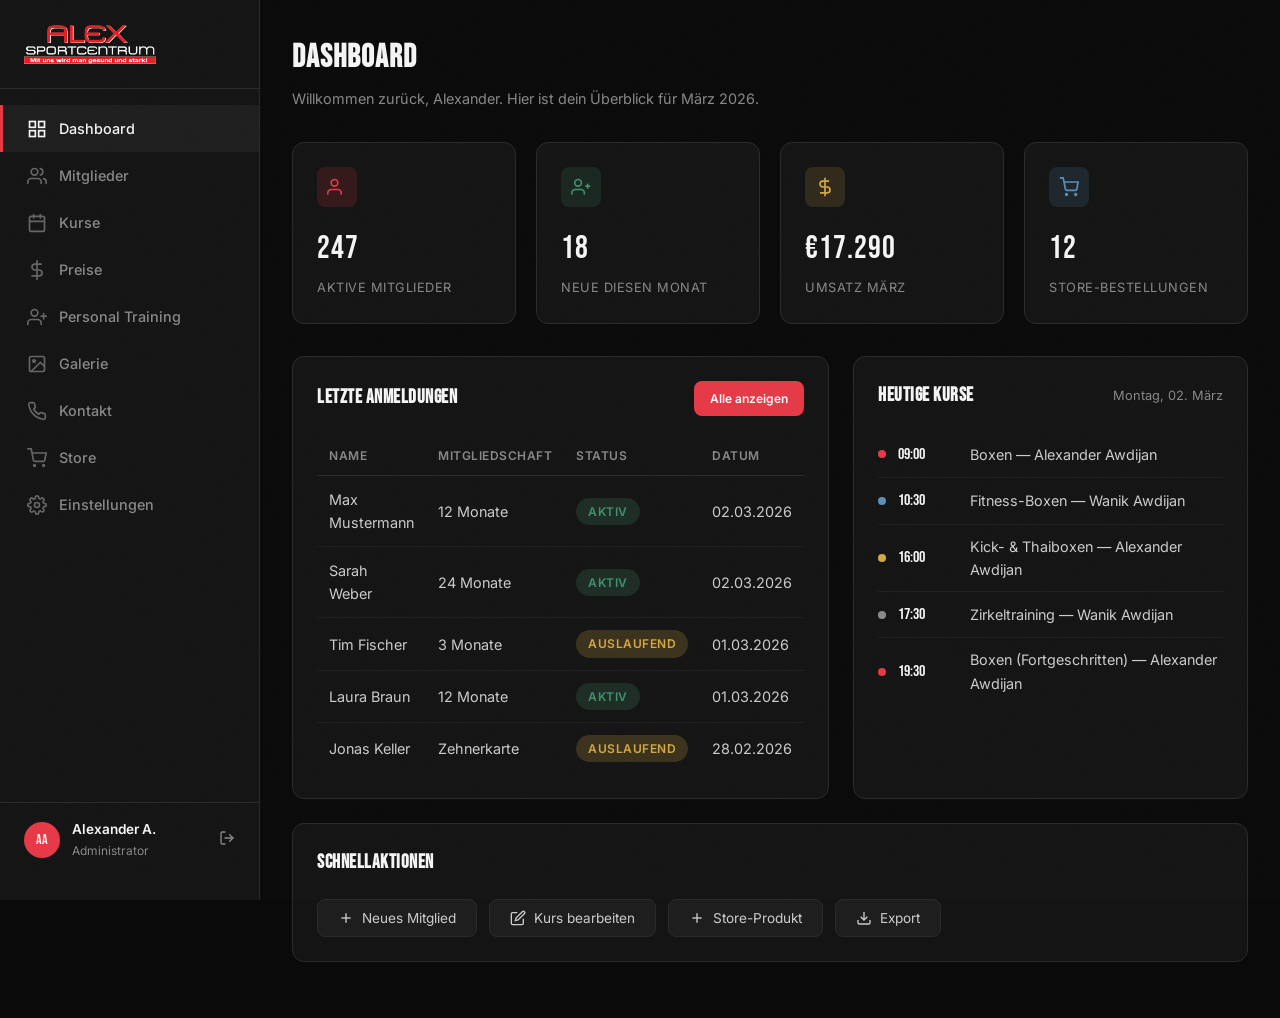
<file: admin.html>
<!DOCTYPE html>
<html lang="de">
<head>
  <meta charset="UTF-8">
  <meta name="viewport" content="width=device-width, initial-scale=1.0">
  <title>Admin Dashboard — Alex Sportcentrum</title>
  <link rel="icon" type="image/x-icon" href="assets/favicon.ico">
  <link rel="stylesheet" href="css/style.css">
  <link rel="preconnect" href="https://fonts.googleapis.com">
  <link rel="preconnect" href="https://fonts.gstatic.com" crossorigin>
  <link href="https://fonts.googleapis.com/css2?family=Bebas+Neue&family=Inter:wght@400;500;600;700&display=swap" rel="stylesheet">
</head>
<body>

  <!-- Mobile Toggle -->
  <button class="admin-mobile-toggle" id="sidebar-toggle" aria-label="Menü öffnen">
    <svg width="22" height="22" viewBox="0 0 24 24" fill="none" stroke="currentColor" stroke-width="2" stroke-linecap="round"><path d="M3 12h18M3 6h18M3 18h18"/></svg>
  </button>

  <div class="admin-layout">
    <!-- Sidebar -->
    <aside class="admin-sidebar" id="admin-sidebar">
      <div class="admin-sidebar-logo">
        <a href="index.html">
          <img src="assets/logo.png" alt="Alex Sportcentrum" onerror="this.style.display='none'; this.nextElementSibling.style.display='block';">
          <span class="logo-text" style="display:none;">ALEX<br>SPORTCENTRUM</span>
        </a>
      </div>

      <ul class="admin-nav">
        <li>
          <a href="#" class="active" data-section="dashboard">
            <svg width="20" height="20" viewBox="0 0 24 24" fill="none" stroke="currentColor" stroke-width="2" stroke-linecap="round"><rect x="3" y="3" width="7" height="7"/><rect x="14" y="3" width="7" height="7"/><rect x="3" y="14" width="7" height="7"/><rect x="14" y="14" width="7" height="7"/></svg>
            Dashboard
          </a>
        </li>
        <li>
          <a href="#" data-section="mitglieder">
            <svg width="20" height="20" viewBox="0 0 24 24" fill="none" stroke="currentColor" stroke-width="2" stroke-linecap="round"><path d="M17 21v-2a4 4 0 00-4-4H5a4 4 0 00-4 4v2"/><circle cx="9" cy="7" r="4"/><path d="M23 21v-2a4 4 0 00-3-3.87"/><path d="M16 3.13a4 4 0 010 7.75"/></svg>
            Mitglieder
          </a>
        </li>
        <li>
          <a href="#" data-section="kurse">
            <svg width="20" height="20" viewBox="0 0 24 24" fill="none" stroke="currentColor" stroke-width="2" stroke-linecap="round"><rect x="3" y="4" width="18" height="18" rx="2"/><path d="M16 2v4M8 2v4M3 10h18"/></svg>
            Kurse
          </a>
        </li>
        <li>
          <a href="#" data-section="preise">
            <svg width="20" height="20" viewBox="0 0 24 24" fill="none" stroke="currentColor" stroke-width="2" stroke-linecap="round"><line x1="12" y1="1" x2="12" y2="23"/><path d="M17 5H9.5a3.5 3.5 0 000 7h5a3.5 3.5 0 010 7H6"/></svg>
            Preise
          </a>
        </li>
        <li>
          <a href="#" data-section="personaltraining">
            <svg width="20" height="20" viewBox="0 0 24 24" fill="none" stroke="currentColor" stroke-width="2" stroke-linecap="round"><path d="M17 21v-2a4 4 0 00-4-4H5a4 4 0 00-4 4v2"/><circle cx="9" cy="7" r="4"/><path d="M20 8v6M23 11h-6"/></svg>
            Personal Training
          </a>
        </li>
        <li>
          <a href="#" data-section="galerie">
            <svg width="20" height="20" viewBox="0 0 24 24" fill="none" stroke="currentColor" stroke-width="2" stroke-linecap="round"><rect x="3" y="3" width="18" height="18" rx="2"/><circle cx="8.5" cy="8.5" r="1.5"/><path d="M21 15l-5-5L5 21"/></svg>
            Galerie
          </a>
        </li>
        <li>
          <a href="#" data-section="kontakt">
            <svg width="20" height="20" viewBox="0 0 24 24" fill="none" stroke="currentColor" stroke-width="2" stroke-linecap="round"><path d="M22 16.92v3a2 2 0 01-2.18 2 19.79 19.79 0 01-8.63-3.07 19.5 19.5 0 01-6-6 19.79 19.79 0 01-3.07-8.67A2 2 0 014.11 2h3a2 2 0 012 1.72c.127.96.361 1.903.7 2.81a2 2 0 01-.45 2.11L8.09 9.91a16 16 0 006 6l1.27-1.27a2 2 0 012.11-.45c.907.339 1.85.573 2.81.7A2 2 0 0122 16.92z"/></svg>
            Kontakt
          </a>
        </li>
        <li>
          <a href="store.html" data-section="store">
            <svg width="20" height="20" viewBox="0 0 24 24" fill="none" stroke="currentColor" stroke-width="2" stroke-linecap="round"><circle cx="9" cy="21" r="1"/><circle cx="20" cy="21" r="1"/><path d="M1 1h4l2.68 13.39a2 2 0 002 1.61h9.72a2 2 0 002-1.61L23 6H6"/></svg>
            Store
          </a>
        </li>
        <li>
          <a href="#" data-section="einstellungen">
            <svg width="20" height="20" viewBox="0 0 24 24" fill="none" stroke="currentColor" stroke-width="2" stroke-linecap="round"><circle cx="12" cy="12" r="3"/><path d="M19.4 15a1.65 1.65 0 00.33 1.82l.06.06a2 2 0 010 2.83 2 2 0 01-2.83 0l-.06-.06a1.65 1.65 0 00-1.82-.33 1.65 1.65 0 00-1 1.51V21a2 2 0 01-4 0v-.09A1.65 1.65 0 009 19.4a1.65 1.65 0 00-1.82.33l-.06.06a2 2 0 01-2.83-2.83l.06-.06A1.65 1.65 0 004.68 15a1.65 1.65 0 00-1.51-1H3a2 2 0 010-4h.09A1.65 1.65 0 004.6 9a1.65 1.65 0 00-.33-1.82l-.06-.06a2 2 0 012.83-2.83l.06.06A1.65 1.65 0 009 4.68a1.65 1.65 0 001-1.51V3a2 2 0 014 0v.09a1.65 1.65 0 001 1.51 1.65 1.65 0 001.82-.33l.06-.06a2 2 0 012.83 2.83l-.06.06A1.65 1.65 0 0019.4 9a1.65 1.65 0 001.51 1H21a2 2 0 010 4h-.09a1.65 1.65 0 00-1.51 1z"/></svg>
            Einstellungen
          </a>
        </li>
      </ul>

      <div class="admin-sidebar-footer">
        <div class="admin-avatar">AA</div>
        <div class="admin-user-info">
          <div class="admin-user-name">Alexander A.</div>
          <div class="admin-user-role">Administrator</div>
        </div>
        <button class="admin-logout" onclick="window.location.href='login.html'">
          <svg width="16" height="16" viewBox="0 0 24 24" fill="none" stroke="currentColor" stroke-width="2" stroke-linecap="round"><path d="M9 21H5a2 2 0 01-2-2V5a2 2 0 012-2h4"/><polyline points="16 17 21 12 16 7"/><line x1="21" y1="12" x2="9" y2="12"/></svg>
        </button>
      </div>
    </aside>

    <!-- Main Content -->
    <main class="admin-main">
      <div class="admin-header">
        <h1>Dashboard</h1>
        <p>Willkommen zurück, Alexander. Hier ist dein Überblick für März 2026.</p>
      </div>

      <!-- Stat Cards -->
      <div class="stat-grid">
        <div class="stat-card">
          <div class="stat-card-icon red">
            <svg width="20" height="20" viewBox="0 0 24 24" fill="none" stroke="currentColor" stroke-width="2"><path d="M17 21v-2a4 4 0 00-4-4H5a4 4 0 00-4 4v2"/><circle cx="9" cy="7" r="4"/></svg>
          </div>
          <div class="stat-card-value">247</div>
          <div class="stat-card-label">Aktive Mitglieder</div>
        </div>
        <div class="stat-card">
          <div class="stat-card-icon green">
            <svg width="20" height="20" viewBox="0 0 24 24" fill="none" stroke="currentColor" stroke-width="2"><path d="M16 21v-2a4 4 0 00-4-4H5a4 4 0 00-4 4v2"/><circle cx="8.5" cy="7" r="4"/><line x1="20" y1="8" x2="20" y2="14"/><line x1="23" y1="11" x2="17" y2="11"/></svg>
          </div>
          <div class="stat-card-value">18</div>
          <div class="stat-card-label">Neue diesen Monat</div>
        </div>
        <div class="stat-card">
          <div class="stat-card-icon gold">
            <svg width="20" height="20" viewBox="0 0 24 24" fill="none" stroke="currentColor" stroke-width="2"><line x1="12" y1="1" x2="12" y2="23"/><path d="M17 5H9.5a3.5 3.5 0 000 7h5a3.5 3.5 0 010 7H6"/></svg>
          </div>
          <div class="stat-card-value">€17.290</div>
          <div class="stat-card-label">Umsatz März</div>
        </div>
        <div class="stat-card">
          <div class="stat-card-icon blue">
            <svg width="20" height="20" viewBox="0 0 24 24" fill="none" stroke="currentColor" stroke-width="2"><circle cx="9" cy="21" r="1"/><circle cx="20" cy="21" r="1"/><path d="M1 1h4l2.68 13.39a2 2 0 002 1.61h9.72a2 2 0 002-1.61L23 6H6"/></svg>
          </div>
          <div class="stat-card-value">12</div>
          <div class="stat-card-label">Store-Bestellungen</div>
        </div>
      </div>

      <!-- Latest Members + Courses -->
      <div class="admin-grid-2">
        <!-- Recent Logins -->
        <div class="admin-section">
          <div class="admin-section-header">
            <h3>Letzte Anmeldungen</h3>
            <a href="#" class="btn btn-small btn-outline" style="padding:6px 14px; font-size:0.75rem;">Alle anzeigen</a>
          </div>
          <table class="data-table">
            <thead>
              <tr>
                <th>Name</th>
                <th>Mitgliedschaft</th>
                <th>Status</th>
                <th>Datum</th>
              </tr>
            </thead>
            <tbody>
              <tr>
                <td>Max Mustermann</td>
                <td>12 Monate</td>
                <td><span class="status-badge aktiv">Aktiv</span></td>
                <td>02.03.2026</td>
              </tr>
              <tr>
                <td>Sarah Weber</td>
                <td>24 Monate</td>
                <td><span class="status-badge aktiv">Aktiv</span></td>
                <td>02.03.2026</td>
              </tr>
              <tr>
                <td>Tim Fischer</td>
                <td>3 Monate</td>
                <td><span class="status-badge auslaufend">Auslaufend</span></td>
                <td>01.03.2026</td>
              </tr>
              <tr>
                <td>Laura Braun</td>
                <td>12 Monate</td>
                <td><span class="status-badge aktiv">Aktiv</span></td>
                <td>01.03.2026</td>
              </tr>
              <tr>
                <td>Jonas Keller</td>
                <td>Zehnerkarte</td>
                <td><span class="status-badge auslaufend">Auslaufend</span></td>
                <td>28.02.2026</td>
              </tr>
            </tbody>
          </table>
        </div>

        <!-- Today's Courses -->
        <div class="admin-section">
          <div class="admin-section-header">
            <h3>Heutige Kurse</h3>
            <span style="font-size:0.8rem; color:var(--gray);">Montag, 02. März</span>
          </div>
          <div>
            <div class="course-item">
              <div class="course-dot" style="background:var(--red);"></div>
              <div class="course-time">09:00</div>
              <div class="course-name">Boxen — Alexander Awdijan</div>
            </div>
            <div class="course-item">
              <div class="course-dot" style="background:#5b8fb9;"></div>
              <div class="course-time">10:30</div>
              <div class="course-name">Fitness-Boxen — Wanik Awdijan</div>
            </div>
            <div class="course-item">
              <div class="course-dot" style="background:var(--gold);"></div>
              <div class="course-time">16:00</div>
              <div class="course-name">Kick- & Thaiboxen — Alexander Awdijan</div>
            </div>
            <div class="course-item">
              <div class="course-dot" style="background:#8a8a8a;"></div>
              <div class="course-time">17:30</div>
              <div class="course-name">Zirkeltraining — Wanik Awdijan</div>
            </div>
            <div class="course-item">
              <div class="course-dot" style="background:var(--red);"></div>
              <div class="course-time">19:30</div>
              <div class="course-name">Boxen (Fortgeschritten) — Alexander Awdijan</div>
            </div>
          </div>
        </div>
      </div>

      <!-- Quick Actions -->
      <div class="admin-section">
        <div class="admin-section-header">
          <h3>Schnellaktionen</h3>
        </div>
        <div class="quick-actions">
          <button class="quick-action-btn">
            <svg width="16" height="16" viewBox="0 0 24 24" fill="none" stroke="currentColor" stroke-width="2"><line x1="12" y1="5" x2="12" y2="19"/><line x1="5" y1="12" x2="19" y2="12"/></svg>
            Neues Mitglied
          </button>
          <button class="quick-action-btn">
            <svg width="16" height="16" viewBox="0 0 24 24" fill="none" stroke="currentColor" stroke-width="2"><path d="M11 4H4a2 2 0 00-2 2v14a2 2 0 002 2h14a2 2 0 002-2v-7"/><path d="M18.5 2.5a2.121 2.121 0 013 3L12 15l-4 1 1-4 9.5-9.5z"/></svg>
            Kurs bearbeiten
          </button>
          <button class="quick-action-btn">
            <svg width="16" height="16" viewBox="0 0 24 24" fill="none" stroke="currentColor" stroke-width="2"><line x1="12" y1="5" x2="12" y2="19"/><line x1="5" y1="12" x2="19" y2="12"/></svg>
            Store-Produkt
          </button>
          <button class="quick-action-btn">
            <svg width="16" height="16" viewBox="0 0 24 24" fill="none" stroke="currentColor" stroke-width="2"><path d="M21 15v4a2 2 0 01-2 2H5a2 2 0 01-2-2v-4"/><polyline points="7 10 12 15 17 10"/><line x1="12" y1="15" x2="12" y2="3"/></svg>
            Export
          </button>
        </div>
      </div>

      <!-- ===== KURSE VERWALTEN (hidden by default) ===== -->
      <div class="admin-panel" id="panel-kurse" style="display:none;">
        <div class="admin-header">
          <h1>Kurse verwalten</h1>
          <p>Kurse bearbeiten, Zeiten ändern und auf der Hauptseite aktualisieren.</p>
        </div>

        <div class="admin-section">
          <div class="admin-section-header">
            <h3>Alle Kurse</h3>
            <button class="btn btn-small" onclick="adminAddKurs()">+ Neuer Kurs</button>
          </div>
          <div class="admin-table-wrap">
            <table class="data-table" id="kurse-table">
              <thead>
                <tr>
                  <th>Farbe</th>
                  <th>Name</th>
                  <th>Trainer</th>
                  <th>Zeiten</th>
                  <th>Beschreibung</th>
                  <th>Aktionen</th>
                </tr>
              </thead>
              <tbody id="kurse-tbody"></tbody>
            </table>
          </div>
          <div style="margin-top:16px; display:flex; gap:12px;">
            <button class="btn btn-primary" onclick="adminSaveKurse()">Speichern & Veröffentlichen</button>
            <button class="btn btn-outline-dark" onclick="adminResetKurse()">Zurücksetzen</button>
          </div>
        </div>

        <div class="admin-section">
          <div class="admin-section-header">
            <h3>Wochenübersicht</h3>
          </div>
          <div class="admin-week-grid" id="admin-week-grid"></div>
        </div>
      </div>

      <!-- ===== PERSONAL TRAINING VERWALTEN (hidden by default) ===== -->
      <div class="admin-panel" id="panel-personaltraining" style="display:none;">
        <div class="admin-header">
          <h1>Personal Training</h1>
          <p>Buchungen verwalten und verfügbare Zeitslots konfigurieren.</p>
        </div>

        <div class="admin-section">
          <div class="pt-admin-tabs">
            <button class="pt-admin-tab active" data-pt-tab="buchungen">Buchungen</button>
            <button class="pt-admin-tab" data-pt-tab="slots">Slots verwalten</button>
          </div>

          <!-- Buchungen Tab -->
          <div class="pt-admin-content active" id="pt-tab-buchungen">
            <div class="admin-section-header">
              <h3>Alle Buchungen</h3>
              <button class="btn btn-small" onclick="ptClearOldBookings()">Vergangene löschen</button>
            </div>
            <div class="admin-table-wrap">
              <table class="data-table" id="pt-buchungen-table">
                <thead>
                  <tr>
                    <th>Tag</th>
                    <th>Uhrzeit</th>
                    <th>Datum</th>
                    <th>Name</th>
                    <th>Disziplin</th>
                    <th>Preis</th>
                    <th>Telefon</th>
                    <th>Wünsche</th>
                    <th>Status</th>
                    <th>Aktionen</th>
                  </tr>
                </thead>
                <tbody id="pt-buchungen-tbody"></tbody>
              </table>
            </div>
            <p id="pt-no-buchungen" style="color:var(--gray); text-align:center; padding:24px; display:none;">Keine Buchungen vorhanden.</p>
          </div>

          <!-- Slots Tab -->
          <div class="pt-admin-content" id="pt-tab-slots">
            <div class="admin-section-header" style="margin-bottom:16px;">
              <h3>Verfügbare Zeitslots</h3>
            </div>
            <p style="font-size:0.85rem; color:var(--gray); margin-bottom:16px;">Ein Slot pro Zeile (z.B. 09:00). Änderungen werden sofort auf der Buchungsseite sichtbar.</p>
            <div class="pt-slots-config" id="pt-slots-config"></div>
            <div style="margin-top:16px; display:flex; gap:12px;">
              <button class="btn btn-primary" onclick="ptSaveSlots()">Slots speichern</button>
              <button class="btn btn-outline-dark" onclick="ptResetSlots()">Zurücksetzen</button>
            </div>
          </div>
        </div>
      </div>

      <!-- ===== PREISE VERWALTEN (hidden by default) ===== -->
      <div class="admin-panel" id="panel-preise" style="display:none;">
        <div class="admin-header">
          <h1>Preise verwalten</h1>
          <p>Preisoptionen bearbeiten und auf der Hauptseite aktualisieren.</p>
        </div>

        <div class="admin-section">
          <div class="admin-section-header">
            <h3>Alle Preisoptionen</h3>
            <button class="btn btn-small" onclick="adminAddPreis()">+ Neue Option</button>
          </div>
          <div class="admin-table-wrap">
            <table class="data-table" id="preise-table">
              <thead>
                <tr>
                  <th>Name</th>
                  <th>Label</th>
                  <th>Preis</th>
                  <th>Einheit</th>
                  <th>Aktionen</th>
                </tr>
              </thead>
              <tbody id="preise-tbody"></tbody>
            </table>
          </div>
          <div style="margin-top:16px; display:flex; gap:12px;">
            <button class="btn btn-primary" onclick="adminSavePreise()">Speichern & Veröffentlichen</button>
            <button class="btn btn-outline-dark" onclick="adminResetPreise()">Zurücksetzen</button>
          </div>
        </div>
      </div>

      <!-- ===== GALERIE VERWALTEN (hidden by default) ===== -->
      <div class="admin-panel" id="panel-galerie" style="display:none;">
        <div class="admin-header">
          <h1>Galerie verwalten</h1>
          <p>Bilder hinzufügen, bearbeiten, umsortieren und löschen. Änderungen werden auf der Galerie-Seite sichtbar.</p>
        </div>

        <div class="admin-section">
          <div class="admin-section-header">
            <h3>Alle Bilder</h3>
            <button class="btn btn-small" onclick="galerieAddImage()">+ Bild hinzufügen</button>
          </div>
          <div class="galerie-admin-grid" id="galerie-admin-grid"></div>
          <div style="margin-top:16px; display:flex; gap:12px;">
            <button class="btn btn-primary" onclick="galerieSave()">Speichern & Veröffentlichen</button>
            <button class="btn btn-outline-dark" onclick="galerieReset()">Zurücksetzen</button>
          </div>
        </div>
      </div>

      <!-- ===== KONTAKT VERWALTEN (hidden by default) ===== -->
      <div class="admin-panel" id="panel-kontakt" style="display:none;">
        <div class="admin-header">
          <h1>Kontakt verwalten</h1>
          <p>Kontaktdaten, Adresse und Social-Media-Links bearbeiten. Änderungen werden auf der Hauptseite sichtbar.</p>
        </div>

        <div class="admin-section">
          <h3>Kontaktdaten</h3>
          <div class="admin-form-grid">
            <div class="form-group">
              <label>Firmenname</label>
              <input type="text" id="kontakt-adresse-firma" placeholder="Alex Sportcentrum GmbH">
            </div>
            <div class="form-group">
              <label>Straße & Hausnummer</label>
              <input type="text" id="kontakt-adresse-strasse" placeholder="Kohlenhofstr. 1">
            </div>
            <div class="form-group">
              <label>PLZ & Stadt</label>
              <input type="text" id="kontakt-adresse-plz" placeholder="90443 Nürnberg">
            </div>
            <div class="form-group">
              <label>Google Maps Link</label>
              <input type="url" id="kontakt-adresse-maps" placeholder="https://www.google.com/maps/place/...">
            </div>
            <div class="form-group">
              <label>Telefon</label>
              <input type="text" id="kontakt-telefon-input" placeholder="0911 / 242 78 22">
            </div>
            <div class="form-group">
              <label>E-Mail</label>
              <input type="email" id="kontakt-email-input" placeholder="awdijan@t-online.de">
            </div>
          </div>
        </div>

        <div class="admin-section">
          <h3>Social Media</h3>
          <div class="admin-form-grid">
            <div class="form-group">
              <label>Instagram URL</label>
              <input type="url" id="kontakt-instagram" placeholder="https://instagram.com/alexsportcentrum">
            </div>
            <div class="form-group">
              <label>Facebook URL</label>
              <input type="url" id="kontakt-facebook" placeholder="https://facebook.com/alexsportcentrum">
            </div>
            <div class="form-group">
              <label>YouTube URL</label>
              <input type="url" id="kontakt-youtube" placeholder="https://youtube.com/@alexsportcentrum">
            </div>
            <div class="form-group">
              <label>TikTok URL</label>
              <input type="url" id="kontakt-tiktok" placeholder="https://tiktok.com/@alexsportcentrum">
            </div>
          </div>
        </div>

        <div style="margin-top:16px; display:flex; gap:12px;">
          <button class="btn btn-primary" onclick="kontaktSave()">Speichern & Veröffentlichen</button>
          <button class="btn btn-outline-dark" onclick="kontaktReset()">Zurücksetzen</button>
        </div>
      </div>

    </main>
  </div>

  <script>
    // === Default Data ===
    const FARB_PALETTE = [
      { value: '#e63946', label: 'Rot' },
      { value: '#d4a843', label: 'Gold' },
      { value: '#5b8fb9', label: 'Blau' },
      { value: '#8a8a8a', label: 'Grau' },
      { value: '#b07aab', label: 'Lila' },
      { value: '#40916c', label: 'Grün' },
      { value: '#2d6a4f', label: 'Dunkelgrün' },
      { value: '#e07b39', label: 'Orange' },
      { value: '#3a86a8', label: 'Petrol' },
      { value: '#c1121f', label: 'Dunkelrot' }
    ];

    const DEFAULT_KURSE = [
      { id: 'boxen', name: 'Boxen', trainer: 'Alexander Awdijan', zeiten: 'Mo 18:30, Mi 18:30, Di 18:30 (Fortg.), Sa 16:00', beschreibung: 'Technik, Pratzen & Sparring', farbe: '#e63946' },
      { id: 'kick', name: 'Kick- & Thaiboxen', trainer: 'Wanik Awdijan', zeiten: 'Mo 20:00, Mi 20:00, Fr 18:30', beschreibung: 'Schlag- & Tritttechnik', farbe: '#d4a843' },
      { id: 'fitness', name: 'Fitness-Boxen', trainer: 'Wanik Awdijan', zeiten: 'Di 20:00, Do 20:00, Fr 20:00', beschreibung: 'Ausdauer & Kraft', farbe: '#5b8fb9' },
      { id: 'zirkel', name: 'Zirkeltraining', trainer: 'Wanik Awdijan', zeiten: 'Di 18:30, Do 18:30', beschreibung: 'Ganzkörper-Workout im Zirkel', farbe: '#8a8a8a' },
      { id: 'pilates', name: 'Faszien & Pilates', trainer: 'Wanik Awdijan', zeiten: 'Do 18:30', beschreibung: 'Mobilität & Regeneration', farbe: '#b07aab' }
    ];

    const DEFAULT_PREISE = [
      { id: '1monat', name: '1 Monat', label: 'Flexibel', preis: '110', einheit: '€ / Mo' },
      { id: '3monate', name: '3 Monate', label: 'Starter', preis: '90', einheit: '€ / Mo' },
      { id: '6monate', name: '6 Monate', label: 'Halbjahr', preis: '80', einheit: '€ / Mo' },
      { id: '12monate', name: '12 Monate', label: 'Beliebt', preis: '70', einheit: '€ / Mo' },
      { id: '24monate', name: '24 Monate', label: 'Bester Preis', preis: '60', einheit: '€ / Mo' }
    ];

    // === State ===
    let kurseData = JSON.parse(localStorage.getItem('alex_kurse')) || [...DEFAULT_KURSE];
    let preiseData = JSON.parse(localStorage.getItem('alex_preise')) || [...DEFAULT_PREISE];

    // === Panel Navigation ===
    const dashboardContent = document.querySelector('.stat-grid');
    const dashboardParents = [
      dashboardContent,
      document.querySelector('.admin-grid-2'),
      document.querySelector('.admin-section:last-of-type'),
      document.querySelector('.admin-header')
    ].filter(Boolean);

    // Collect all dashboard-level elements (everything before the panels)
    function getDashboardElements() {
      const main = document.querySelector('.admin-main');
      const els = [];
      for (let child of main.children) {
        if (child.classList.contains('admin-panel')) break;
        els.push(child);
      }
      return els;
    }

    function showPanel(section) {
      const dashEls = getDashboardElements();
      const panelKurse = document.getElementById('panel-kurse');
      const panelPreise = document.getElementById('panel-preise');
      const panelPT = document.getElementById('panel-personaltraining');
      const panelGalerie = document.getElementById('panel-galerie');
      const panelKontakt = document.getElementById('panel-kontakt');

      dashEls.forEach(el => el.style.display = section === 'dashboard' ? '' : 'none');
      panelKurse.style.display = section === 'kurse' ? '' : 'none';
      panelPreise.style.display = section === 'preise' ? '' : 'none';
      panelPT.style.display = section === 'personaltraining' ? '' : 'none';
      panelGalerie.style.display = section === 'galerie' ? '' : 'none';
      panelKontakt.style.display = section === 'kontakt' ? '' : 'none';

      if (section === 'kurse') { renderKurseTable(); renderWeekGrid(); }
      if (section === 'preise') renderPreiseTable();
      if (section === 'personaltraining') { ptRenderBuchungen(); ptRenderSlotsConfig(); }
      if (section === 'galerie') galerieRender();
      if (section === 'kontakt') kontaktLoad();
    }

    // Sidebar nav
    document.querySelectorAll('.admin-nav a').forEach(link => {
      link.addEventListener('click', (e) => {
        if (link.getAttribute('href') === '#') {
          e.preventDefault();
          document.querySelectorAll('.admin-nav a').forEach(l => l.classList.remove('active'));
          link.classList.add('active');
          const section = link.dataset.section;
          showPanel(section);
        }
        document.getElementById('admin-sidebar').classList.remove('open');
      });
    });

    // Mobile sidebar toggle
    document.getElementById('sidebar-toggle').addEventListener('click', () => {
      document.getElementById('admin-sidebar').classList.toggle('open');
    });

    document.addEventListener('click', (e) => {
      const sidebar = document.getElementById('admin-sidebar');
      const toggle = document.getElementById('sidebar-toggle');
      if (window.innerWidth <= 768 && !sidebar.contains(e.target) && !toggle.contains(e.target)) {
        sidebar.classList.remove('open');
      }
    });

    // === Kurse CRUD ===
    function renderKurseTable() {
      const tbody = document.getElementById('kurse-tbody');
      tbody.innerHTML = kurseData.map((k, i) => `
        <tr>
          <td>
            <div class="farb-picker-wrap">
              <div class="farb-vorschau" style="background:${k.farbe || '#e63946'}" onclick="this.nextElementSibling.classList.toggle('open')"></div>
              <div class="farb-palette">${FARB_PALETTE.map(f =>
                `<button class="farb-dot${f.value === (k.farbe || '#e63946') ? ' active' : ''}" style="background:${f.value}" title="${f.label}" onclick="kurseData[${i}].farbe='${f.value}'; renderKurseTable()"></button>`
              ).join('')}<label class="farb-custom-label"><input type="color" value="${k.farbe || '#e63946'}" onchange="kurseData[${i}].farbe=this.value; renderKurseTable()"></label></div>
            </div>
          </td>
          <td><input type="text" class="admin-input" value="${esc(k.name)}" onchange="kurseData[${i}].name=this.value"></td>
          <td><input type="text" class="admin-input" value="${esc(k.trainer)}" onchange="kurseData[${i}].trainer=this.value"></td>
          <td><input type="text" class="admin-input" value="${esc(k.zeiten)}" onchange="kurseData[${i}].zeiten=this.value"></td>
          <td><input type="text" class="admin-input" value="${esc(k.beschreibung)}" onchange="kurseData[${i}].beschreibung=this.value"></td>
          <td><button class="btn-icon-delete" onclick="adminDeleteKurs(${i})" title="Löschen">&times;</button></td>
        </tr>
      `).join('');
    }

    function adminAddKurs() {
      const id = 'kurs-' + Date.now();
      kurseData.push({ id, name: 'Neuer Kurs', trainer: '', zeiten: '', beschreibung: '', farbe: '#40916c' });
      renderKurseTable();
    }

    function adminDeleteKurs(i) {
      if (confirm('Kurs "' + kurseData[i].name + '" wirklich löschen?')) {
        kurseData.splice(i, 1);
        renderKurseTable();
        renderWeekGrid();
      }
    }

    function adminSaveKurse() {
      localStorage.setItem('alex_kurse', JSON.stringify(kurseData));
      renderWeekGrid();
      showToast('Kurse gespeichert!');
    }

    function adminResetKurse() {
      if (confirm('Alle Änderungen verwerfen und auf Standard zurücksetzen?')) {
        kurseData = [...DEFAULT_KURSE];
        localStorage.removeItem('alex_kurse');
        renderKurseTable();
        renderWeekGrid();
        showToast('Kurse zurückgesetzt.');
      }
    }

    // === Wochenübersicht ===
    function renderWeekGrid() {
      const grid = document.getElementById('admin-week-grid');
      const days = ['Mo', 'Di', 'Mi', 'Do', 'Fr', 'Sa'];
      const dayMap = { 'Mo': [], 'Di': [], 'Mi': [], 'Do': [], 'Fr': [], 'Sa': [] };

      kurseData.forEach(k => {
        const parts = k.zeiten.split(',').map(s => s.trim());
        parts.forEach(part => {
          const match = part.match(/^(Mo|Di|Mi|Do|Fr|Sa)\s+(\d{1,2}:\d{2})/);
          if (match) {
            dayMap[match[1]].push({ time: match[2], name: k.name, trainer: k.trainer, farbe: k.farbe || '#e63946' });
          }
        });
      });

      grid.innerHTML = days.map(day => {
        const slots = dayMap[day].sort((a, b) => a.time.localeCompare(b.time));
        return `<div class="admin-week-day">
          <div class="admin-week-day-name">${day}</div>
          ${slots.length ? slots.map(s => `<div class="admin-week-slot" style="border-left:3px solid ${s.farbe};"><span class="aws-time">${s.time}</span><span class="aws-name">${s.name}</span><span class="aws-trainer">${s.trainer}</span></div>`).join('') : '<div class="admin-week-empty">—</div>'}
        </div>`;
      }).join('');
    }

    // === Preise CRUD ===
    function renderPreiseTable() {
      const tbody = document.getElementById('preise-tbody');
      tbody.innerHTML = preiseData.map((p, i) => `
        <tr>
          <td><input type="text" class="admin-input" value="${esc(p.name)}" onchange="preiseData[${i}].name=this.value"></td>
          <td><input type="text" class="admin-input" value="${esc(p.label)}" onchange="preiseData[${i}].label=this.value"></td>
          <td><input type="text" class="admin-input admin-input-sm" value="${esc(p.preis)}" onchange="preiseData[${i}].preis=this.value"></td>
          <td><input type="text" class="admin-input" value="${esc(p.einheit)}" onchange="preiseData[${i}].einheit=this.value"></td>
          <td><button class="btn-icon-delete" onclick="adminDeletePreis(${i})" title="Löschen">&times;</button></td>
        </tr>
      `).join('');
    }

    function adminAddPreis() {
      const id = 'preis-' + Date.now();
      preiseData.push({ id, name: 'Neue Option', label: '', preis: '0', einheit: '€ / Mo' });
      renderPreiseTable();
    }

    function adminDeletePreis(i) {
      if (confirm('Preisoption "' + preiseData[i].name + '" wirklich löschen?')) {
        preiseData.splice(i, 1);
        renderPreiseTable();
      }
    }

    function adminSavePreise() {
      localStorage.setItem('alex_preise', JSON.stringify(preiseData));
      showToast('Preise gespeichert!');
    }

    function adminResetPreise() {
      if (confirm('Alle Änderungen verwerfen und auf Standard zurücksetzen?')) {
        preiseData = [...DEFAULT_PREISE];
        localStorage.removeItem('alex_preise');
        renderPreiseTable();
        showToast('Preise zurückgesetzt.');
      }
    }

    // Close color palettes on outside click
    document.addEventListener('click', (e) => {
      if (!e.target.closest('.farb-picker-wrap')) {
        document.querySelectorAll('.farb-palette.open').forEach(p => p.classList.remove('open'));
      }
    });

    // === Helpers ===
    function esc(str) {
      return String(str || '').replace(/"/g, '&quot;').replace(/</g, '&lt;');
    }

    function showToast(msg) {
      let toast = document.getElementById('admin-toast');
      if (!toast) {
        toast = document.createElement('div');
        toast.id = 'admin-toast';
        toast.className = 'admin-toast';
        document.body.appendChild(toast);
      }
      toast.textContent = msg;
      toast.classList.add('show');
      setTimeout(() => toast.classList.remove('show'), 2500);
    }

    // === Personal Training Admin ===
    const PT_DEFAULT_SLOTS = {
      'Mo': ['09:00','10:00','11:00','12:00','16:00','17:00','18:00','19:00','20:00'],
      'Di': ['09:00','10:00','11:00','12:00','16:00','17:00','18:00','19:00','20:00'],
      'Mi': ['09:00','10:00','11:00','12:00','16:00','17:00','18:00','19:00','20:00'],
      'Do': ['09:00','10:00','11:00','12:00','16:00','17:00','18:00','19:00','20:00'],
      'Fr': ['09:00','10:00','11:00','12:00','16:00','17:00','18:00','19:00','20:00'],
      'Sa': ['10:00','11:00','12:00','13:00','14:00','15:00','16:00','17:00']
    };

    const DAY_LABELS = { 'Mo':'Montag','Di':'Dienstag','Mi':'Mittwoch','Do':'Donnerstag','Fr':'Freitag','Sa':'Samstag' };

    function ptGetBuchungen() {
      try { return JSON.parse(localStorage.getItem('alex_pt_buchungen') || '[]'); } catch(e) { return []; }
    }

    function ptGetSlots() {
      try {
        const s = localStorage.getItem('alex_pt_slots');
        return s ? JSON.parse(s) : PT_DEFAULT_SLOTS;
      } catch(e) { return PT_DEFAULT_SLOTS; }
    }

    // Tab switching
    document.querySelectorAll('.pt-admin-tab').forEach(tab => {
      tab.addEventListener('click', () => {
        document.querySelectorAll('.pt-admin-tab').forEach(t => t.classList.remove('active'));
        document.querySelectorAll('.pt-admin-content').forEach(c => c.classList.remove('active'));
        tab.classList.add('active');
        document.getElementById('pt-tab-' + tab.dataset.ptTab).classList.add('active');
      });
    });

    function ptRenderBuchungen() {
      const buchungen = ptGetBuchungen();
      const tbody = document.getElementById('pt-buchungen-tbody');
      const noMsg = document.getElementById('pt-no-buchungen');
      const table = document.getElementById('pt-buchungen-table');

      if (!buchungen.length) {
        tbody.innerHTML = '';
        table.style.display = 'none';
        noMsg.style.display = '';
        return;
      }

      table.style.display = '';
      noMsg.style.display = 'none';

      // Sort by date, then time
      buchungen.sort((a, b) => (a.datum + a.zeit).localeCompare(b.datum + b.zeit));

      tbody.innerHTML = buchungen.map((b, i) => {
        const dateParts = b.datum.split('-');
        const displayDate = dateParts[2] + '.' + dateParts[1] + '.' + dateParts[0];
        const statusClass = b.status === 'bestätigt' ? 'aktiv' : 'auslaufend';
        const statusLabel = b.status === 'bestätigt' ? 'Bestätigt' : 'Gebucht';
        return `<tr>
          <td>${DAY_LABELS[b.tag] || b.tag}</td>
          <td>${b.zeit}</td>
          <td>${displayDate}</td>
          <td>${esc(b.name || '—')}</td>
          <td>${esc(b.disziplin || '—')}</td>
          <td>${b.preis ? b.preis + ' €' : '—'} <span style="font-size:0.7rem;color:var(--gray);">${b.mitglied ? 'Mitglied' : 'Nicht-Mitglied'}</span></td>
          <td>${b.telefon ? '<a href="tel:' + esc(b.telefon) + '" style="color:var(--red);">' + esc(b.telefon) + '</a>' : '—'}</td>
          <td style="max-width:180px; font-size:0.8rem; color:var(--light-gray);">${esc(b.wuensche || '—')}</td>
          <td><span class="status-badge ${statusClass}">${statusLabel}</span></td>
          <td>
            ${b.status !== 'bestätigt' ? `<button class="btn btn-small" style="padding:4px 12px; font-size:0.75rem; margin-right:4px;" onclick="ptConfirmBooking(${i})">Bestätigen</button>` : ''}
            <button class="btn-icon-delete" onclick="ptDeleteBooking(${i})" title="Löschen">&times;</button>
          </td>
        </tr>`;
      }).join('');
    }

    function ptConfirmBooking(i) {
      const buchungen = ptGetBuchungen();
      if (buchungen[i]) {
        buchungen[i].status = 'bestätigt';
        localStorage.setItem('alex_pt_buchungen', JSON.stringify(buchungen));
        ptRenderBuchungen();
        showToast('Buchung bestätigt!');
      }
    }

    function ptDeleteBooking(i) {
      const buchungen = ptGetBuchungen();
      if (buchungen[i] && confirm('Buchung ' + (DAY_LABELS[buchungen[i].tag] || buchungen[i].tag) + ' ' + buchungen[i].zeit + ' wirklich löschen?')) {
        buchungen.splice(i, 1);
        localStorage.setItem('alex_pt_buchungen', JSON.stringify(buchungen));
        ptRenderBuchungen();
        showToast('Buchung gelöscht.');
      }
    }

    function ptClearOldBookings() {
      const buchungen = ptGetBuchungen();
      const today = new Date();
      today.setHours(0,0,0,0);
      const todayStr = today.getFullYear() + '-' + String(today.getMonth()+1).padStart(2,'0') + '-' + String(today.getDate()).padStart(2,'0');
      const filtered = buchungen.filter(b => b.datum >= todayStr);
      if (filtered.length === buchungen.length) {
        showToast('Keine vergangenen Buchungen.');
        return;
      }
      if (confirm((buchungen.length - filtered.length) + ' vergangene Buchung(en) löschen?')) {
        localStorage.setItem('alex_pt_buchungen', JSON.stringify(filtered));
        ptRenderBuchungen();
        showToast('Vergangene Buchungen gelöscht.');
      }
    }

    function ptRenderSlotsConfig() {
      const slots = ptGetSlots();
      const container = document.getElementById('pt-slots-config');
      const days = ['Mo','Di','Mi','Do','Fr','Sa'];

      container.innerHTML = days.map(day => {
        const daySlots = (slots[day] || []).join('\n');
        return `<div class="pt-slots-day">
          <h4>${day}</h4>
          <textarea id="pt-slots-${day}">${daySlots}</textarea>
        </div>`;
      }).join('');
    }

    function ptSaveSlots() {
      const days = ['Mo','Di','Mi','Do','Fr','Sa'];
      const slots = {};
      days.forEach(day => {
        const textarea = document.getElementById('pt-slots-' + day);
        slots[day] = textarea.value.split('\n').map(s => s.trim()).filter(s => /^\d{1,2}:\d{2}$/.test(s));
      });
      localStorage.setItem('alex_pt_slots', JSON.stringify(slots));
      showToast('Slots gespeichert!');
    }

    function ptResetSlots() {
      if (confirm('Slots auf Standard zurücksetzen?')) {
        localStorage.removeItem('alex_pt_slots');
        ptRenderSlotsConfig();
        showToast('Slots zurückgesetzt.');
      }
    }

    // === Galerie Verwaltung ===
    const DEFAULT_GALERIE = [
      { id: 'g1', src: 'assets/gym/gallery-alexander.jpg', caption: 'Alexander Awdijan am Sandsack — GBU-Weltmeister in Aktion', label: 'Alexander am Sandsack', wide: true },
      { id: 'g2', src: 'assets/gym/gallery-gruppentraining.jpg', caption: 'Gruppentraining — volle Halle, volle Energie', label: 'Gruppentraining', wide: false },
      { id: 'g3', src: 'assets/gym/gallery-sparring.jpg', caption: 'Kick- & Thaiboxen Sparring', label: 'Sparring', wide: true },
      { id: 'g4', src: 'assets/gym/gallery-kinder.jpg', caption: 'Kinder-Boxen — Disziplin und Spaß', label: 'Kinder-Boxen', wide: false },
      { id: 'g5', src: 'assets/gym/gallery-fitness.jpg', caption: 'Fitness-Training — Ganzkörper-Workout', label: 'Fitness-Training', wide: false },
      { id: 'g6', src: 'assets/gym/gallery-handschuhe.jpg', caption: 'Equipment — Qualität von Adidas', label: 'Equipment', wide: false },
      { id: 'g7', src: 'assets/gym/gallery-studio.jpg', caption: '2000m² Studio — Kraft- und Fitnessbereich', label: 'Unser Studio', wide: false }
    ];

    let galerieData = JSON.parse(localStorage.getItem('alex_galerie')) || [...DEFAULT_GALERIE];

    function galerieRender() {
      const grid = document.getElementById('galerie-admin-grid');
      if (!galerieData.length) {
        grid.innerHTML = '<p style="color:var(--gray); text-align:center; padding:24px;">Keine Bilder vorhanden.</p>';
        return;
      }
      grid.innerHTML = galerieData.map((img, i) => `
        <div class="galerie-admin-card">
          <div class="galerie-admin-preview">
            <img src="${esc(img.src)}" alt="${esc(img.label)}" onerror="this.style.display='none'">
          </div>
          <div class="galerie-admin-fields">
            <label>Bild-URL / Pfad</label>
            <input type="text" class="admin-input" value="${esc(img.src)}" onchange="galerieData[${i}].src=this.value; galerieRender()">
            <label>Titel (Overlay)</label>
            <input type="text" class="admin-input" value="${esc(img.label)}" onchange="galerieData[${i}].label=this.value">
            <label>Beschreibung (Lightbox)</label>
            <input type="text" class="admin-input" value="${esc(img.caption)}" onchange="galerieData[${i}].caption=this.value">
            <label class="galerie-admin-checkbox">
              <input type="checkbox" ${img.wide ? 'checked' : ''} onchange="galerieData[${i}].wide=this.checked">
              Breites Bild (2 Spalten)
            </label>
          </div>
          <div class="galerie-admin-actions">
            ${i > 0 ? `<button class="galerie-move-btn" onclick="galerieMove(${i},-1)" title="Nach oben">&uarr;</button>` : '<span></span>'}
            ${i < galerieData.length - 1 ? `<button class="galerie-move-btn" onclick="galerieMove(${i},1)" title="Nach unten">&darr;</button>` : '<span></span>'}
            <button class="btn-icon-delete" onclick="galerieDelete(${i})" title="Löschen">&times;</button>
          </div>
        </div>
      `).join('');
    }

    function galerieAddImage() {
      galerieData.push({
        id: 'g-' + Date.now(),
        src: 'assets/gym/',
        caption: '',
        label: 'Neues Bild',
        wide: false
      });
      galerieRender();
      // Scroll to bottom
      const grid = document.getElementById('galerie-admin-grid');
      grid.lastElementChild.scrollIntoView({ behavior: 'smooth' });
    }

    function galerieDelete(i) {
      if (confirm('Bild "' + galerieData[i].label + '" wirklich löschen?')) {
        galerieData.splice(i, 1);
        galerieRender();
      }
    }

    function galerieMove(i, dir) {
      const j = i + dir;
      if (j < 0 || j >= galerieData.length) return;
      [galerieData[i], galerieData[j]] = [galerieData[j], galerieData[i]];
      galerieRender();
    }

    function galerieSave() {
      localStorage.setItem('alex_galerie', JSON.stringify(galerieData));
      showToast('Galerie gespeichert!');
    }

    function galerieReset() {
      if (confirm('Galerie auf Standard zurücksetzen?')) {
        galerieData = [...DEFAULT_GALERIE];
        localStorage.removeItem('alex_galerie');
        galerieRender();
        showToast('Galerie zurückgesetzt.');
      }
    }

    // ===== KONTAKT ADMIN =====
    const DEFAULT_KONTAKT = {
      adresse_firma: 'Alex Sportcentrum GmbH',
      adresse_strasse: 'Kohlenhofstr. 1',
      adresse_plz: '90443 Nürnberg',
      adresse_maps: 'https://www.google.com/maps/place/Alex+Sportcentrum+GmbH/@49.4434333,11.0677513,17z',
      telefon: '0911 / 242 78 22',
      email: 'awdijan@t-online.de',
      instagram: 'https://instagram.com/alexsportcentrum',
      facebook: 'https://facebook.com/alexsportcentrum',
      youtube: 'https://youtube.com/@alexsportcentrum',
      tiktok: 'https://tiktok.com/@alexsportcentrum'
    };

    function kontaktLoad() {
      var data = localStorage.getItem('alex_kontakt');
      var k = data ? JSON.parse(data) : { ...DEFAULT_KONTAKT };
      document.getElementById('kontakt-adresse-firma').value = k.adresse_firma || '';
      document.getElementById('kontakt-adresse-strasse').value = k.adresse_strasse || '';
      document.getElementById('kontakt-adresse-plz').value = k.adresse_plz || '';
      document.getElementById('kontakt-adresse-maps').value = k.adresse_maps || '';
      document.getElementById('kontakt-telefon-input').value = k.telefon || '';
      document.getElementById('kontakt-email-input').value = k.email || '';
      document.getElementById('kontakt-instagram').value = k.instagram || '';
      document.getElementById('kontakt-facebook').value = k.facebook || '';
      document.getElementById('kontakt-youtube').value = k.youtube || '';
      document.getElementById('kontakt-tiktok').value = k.tiktok || '';
    }

    function kontaktSave() {
      var k = {
        adresse_firma: document.getElementById('kontakt-adresse-firma').value.trim(),
        adresse_strasse: document.getElementById('kontakt-adresse-strasse').value.trim(),
        adresse_plz: document.getElementById('kontakt-adresse-plz').value.trim(),
        adresse_maps: document.getElementById('kontakt-adresse-maps').value.trim(),
        telefon: document.getElementById('kontakt-telefon-input').value.trim(),
        email: document.getElementById('kontakt-email-input').value.trim(),
        instagram: document.getElementById('kontakt-instagram').value.trim(),
        facebook: document.getElementById('kontakt-facebook').value.trim(),
        youtube: document.getElementById('kontakt-youtube').value.trim(),
        tiktok: document.getElementById('kontakt-tiktok').value.trim()
      };
      localStorage.setItem('alex_kontakt', JSON.stringify(k));
      showToast('Kontaktdaten gespeichert!');
    }

    function kontaktReset() {
      if (confirm('Kontaktdaten auf Standard zurücksetzen?')) {
        localStorage.removeItem('alex_kontakt');
        kontaktLoad();
        showToast('Kontaktdaten zurückgesetzt.');
      }
    }
  </script>
</body>
</html>
</file>
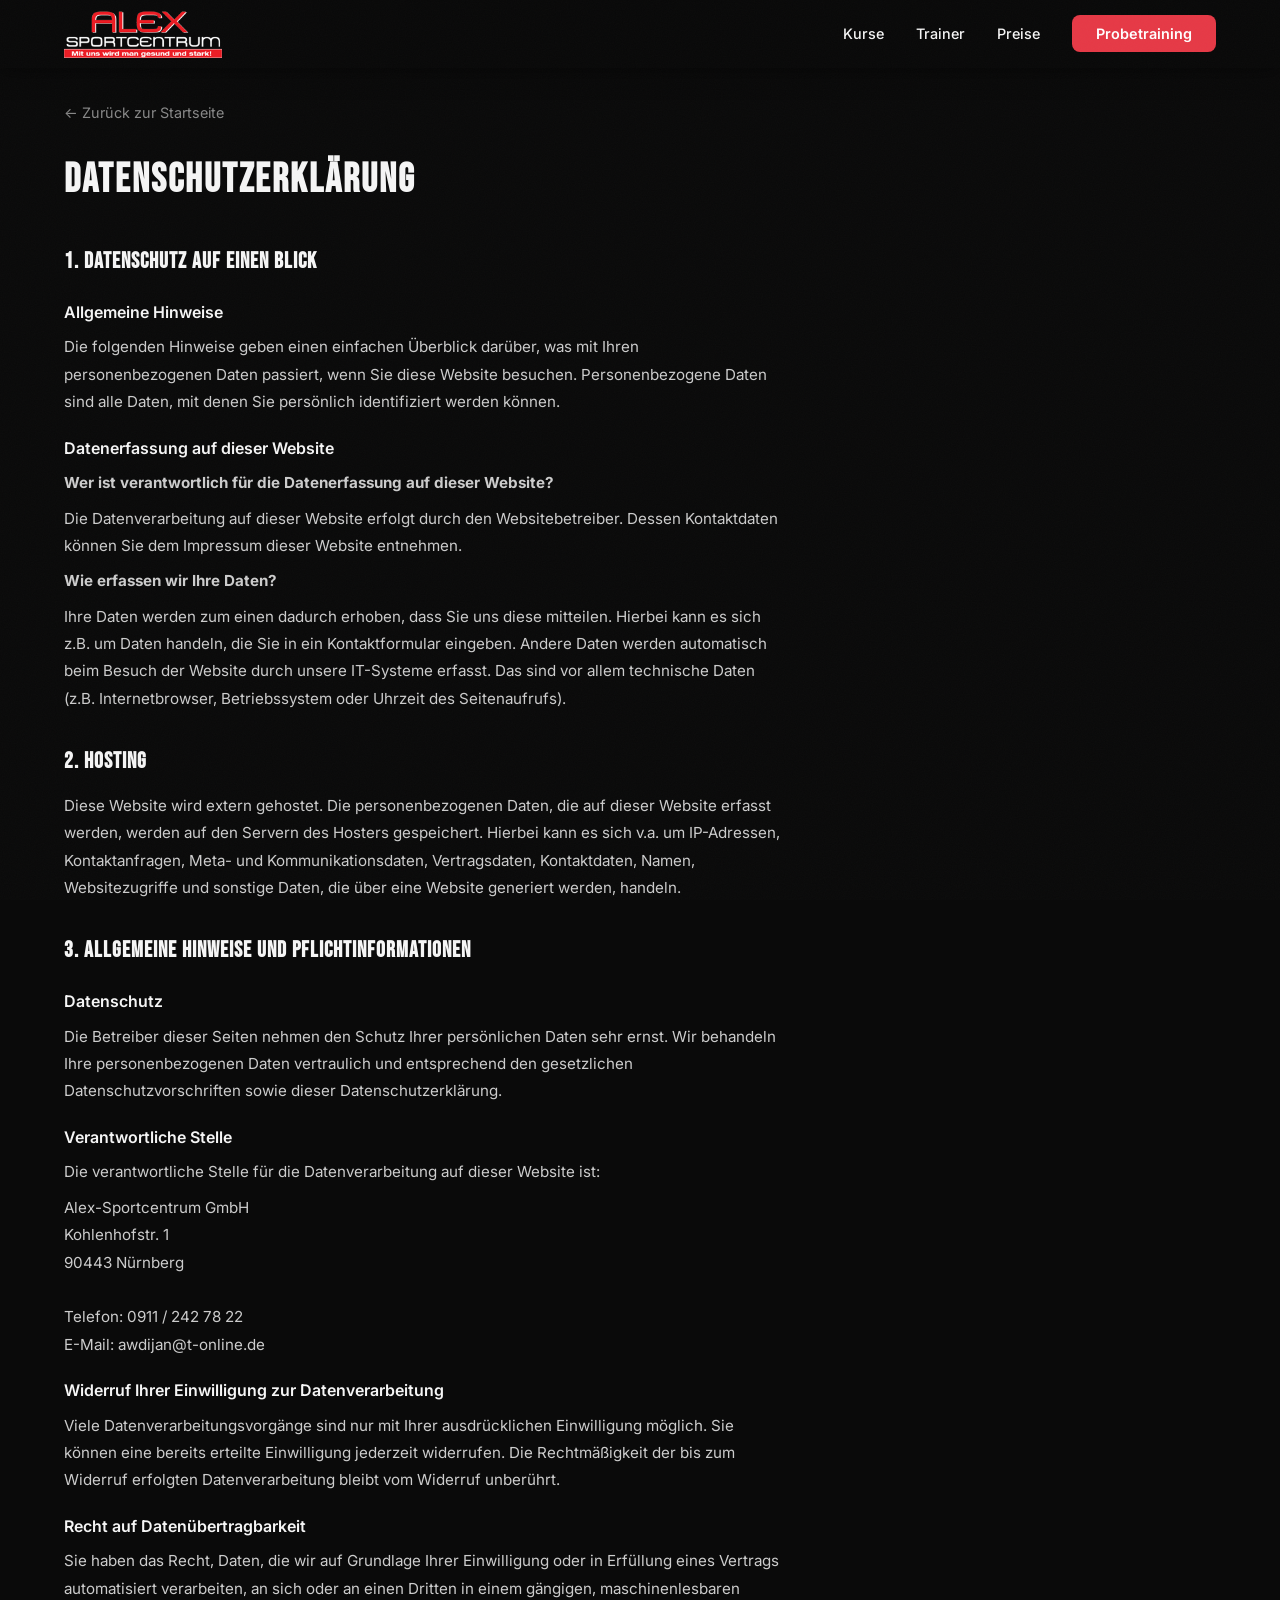
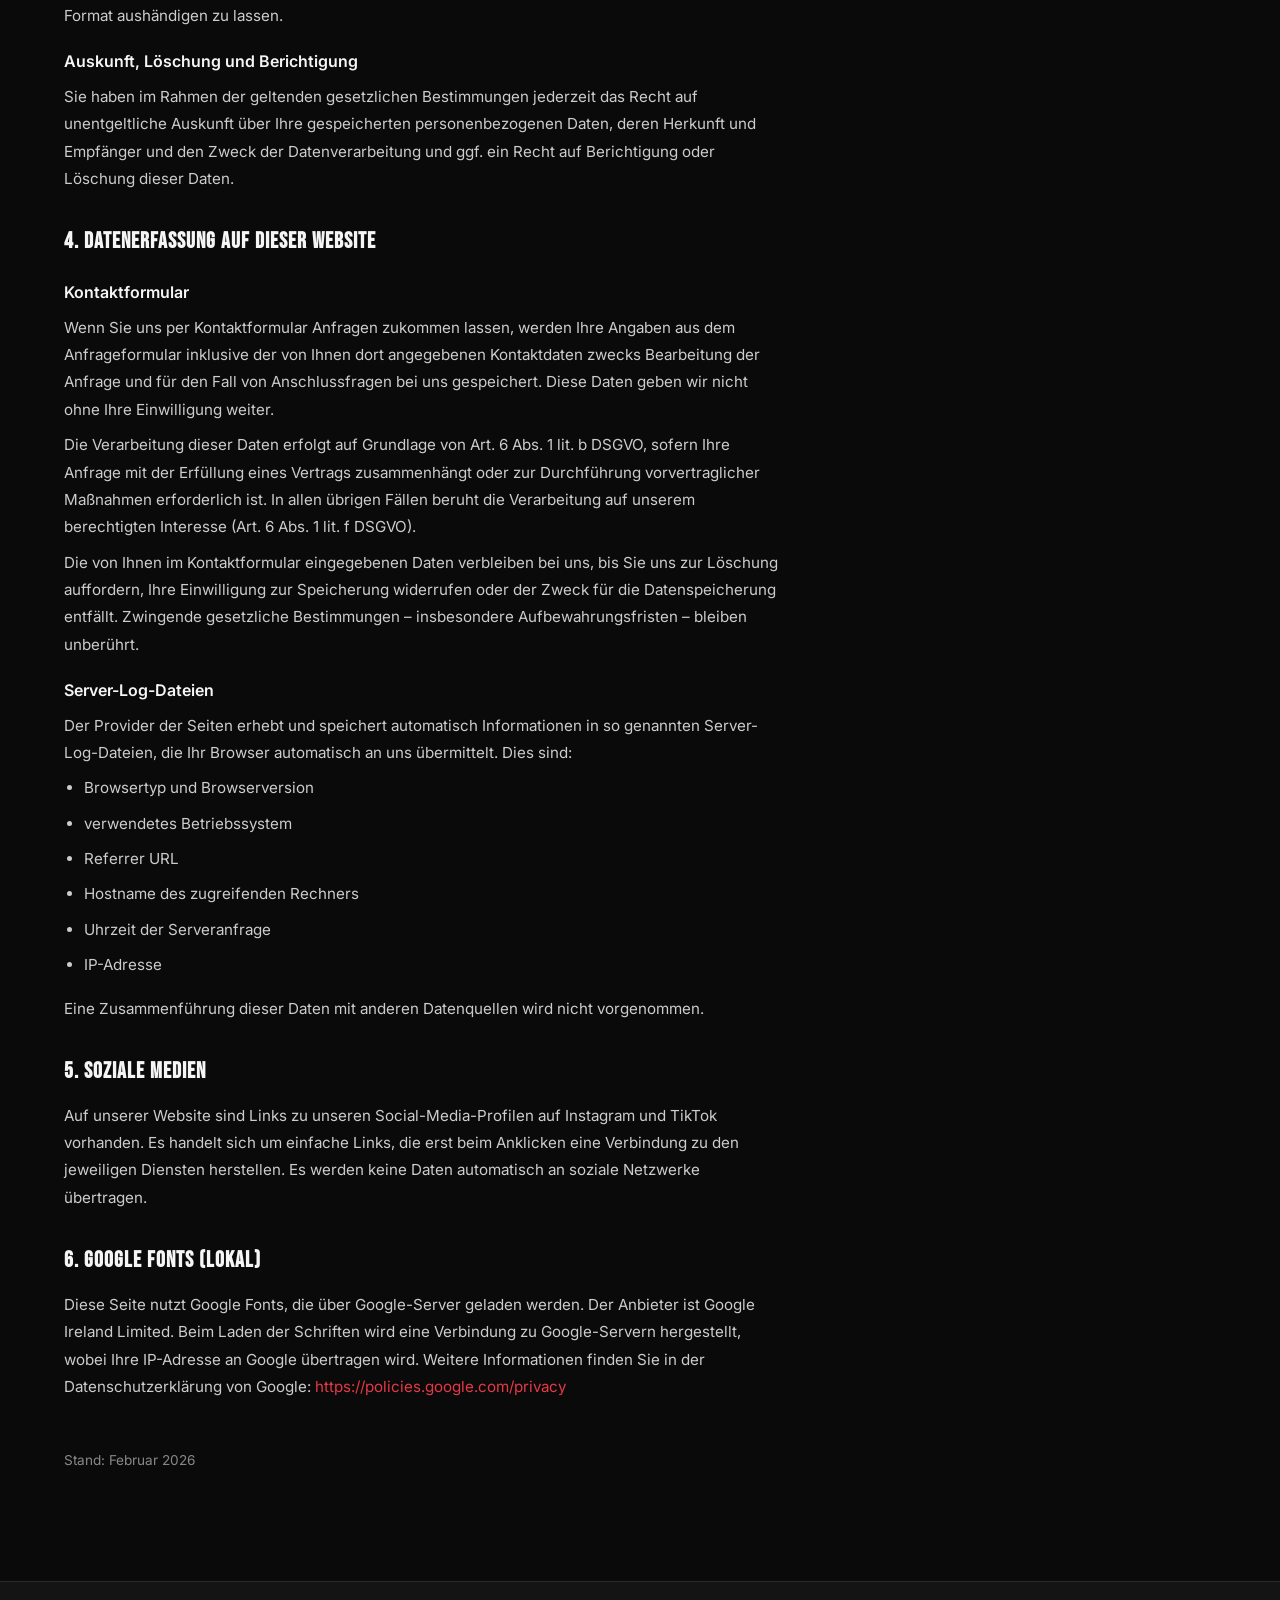
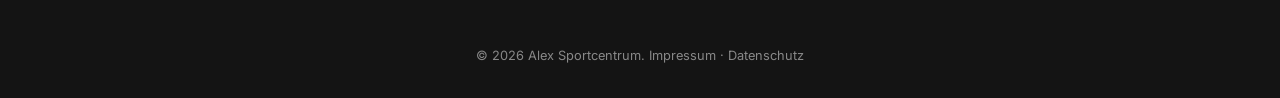
<file: datenschutz.html>
<!DOCTYPE html>
<html lang="de">
<head>
  <meta charset="UTF-8">
  <meta name="viewport" content="width=device-width, initial-scale=1.0">
  <title>Datenschutz — Alex Sportcentrum Nürnberg</title>
  <link rel="stylesheet" href="css/style.css">
  <link rel="preconnect" href="https://fonts.googleapis.com">
  <link rel="preconnect" href="https://fonts.gstatic.com" crossorigin>
  <link href="https://fonts.googleapis.com/css2?family=Bebas+Neue&family=Inter:wght@400;500;600;700&display=swap" rel="stylesheet">
  <style>
    .legal-page { padding-top: 100px; }
    .legal-content { max-width: 720px; }
    .legal-content h3 { font-family: var(--font-display); font-size: 1.4rem; letter-spacing: 1px; margin: 32px 0 12px; }
    .legal-content h4 { font-size: 1rem; font-weight: 600; margin: 20px 0 8px; }
    .legal-content p, .legal-content li { font-size: 0.95rem; color: var(--light-gray); line-height: 1.8; margin-bottom: 8px; }
    .legal-content ul { margin-left: 20px; margin-bottom: 16px; }
    .legal-content ul li { list-style: disc; }
    .legal-content a { color: var(--red); }
    .legal-content a:hover { text-decoration: underline; }
    .back-link { display: inline-flex; align-items: center; gap: 8px; color: var(--gray); font-size: 0.9rem; margin-bottom: 24px; transition: var(--transition); }
    .back-link:hover { color: var(--white); }
  </style>
</head>
<body>

  <nav class="navbar scrolled">
    <div class="nav-container">
      <a href="index.html" class="nav-logo">
        <img src="assets/logo.png" alt="Alex Sportcentrum Logo" onerror="this.style.display='none'; this.nextElementSibling.style.display='flex';">
        <span class="logo-text" style="display:none;">ALEX<br>SPORTCENTRUM</span>
      </a>
      <ul class="nav-menu" id="nav-menu">
        <li><a href="index.html#kurse" class="nav-link">Kurse</a></li>
        <li><a href="index.html#trainer" class="nav-link">Trainer</a></li>
        <li><a href="index.html#preise" class="nav-link">Preise</a></li>
        <li><a href="index.html#kontakt" class="nav-link nav-cta">Probetraining</a></li>
      </ul>
      <button class="burger" id="burger" aria-label="Menü öffnen">
        <span></span><span></span><span></span>
      </button>
    </div>
  </nav>

  <section class="section legal-page">
    <div class="container">
      <a href="index.html" class="back-link">&larr; Zurück zur Startseite</a>
      <div class="legal-content">
        <h2 style="font-family:var(--font-display); font-size:2.5rem; letter-spacing:2px; margin-bottom:32px;">Datenschutzerklärung</h2>

        <h3>1. Datenschutz auf einen Blick</h3>
        <h4>Allgemeine Hinweise</h4>
        <p>Die folgenden Hinweise geben einen einfachen Überblick darüber, was mit Ihren personenbezogenen Daten passiert, wenn Sie diese Website besuchen. Personenbezogene Daten sind alle Daten, mit denen Sie persönlich identifiziert werden können.</p>

        <h4>Datenerfassung auf dieser Website</h4>
        <p><strong>Wer ist verantwortlich für die Datenerfassung auf dieser Website?</strong></p>
        <p>Die Datenverarbeitung auf dieser Website erfolgt durch den Websitebetreiber. Dessen Kontaktdaten können Sie dem Impressum dieser Website entnehmen.</p>

        <p><strong>Wie erfassen wir Ihre Daten?</strong></p>
        <p>Ihre Daten werden zum einen dadurch erhoben, dass Sie uns diese mitteilen. Hierbei kann es sich z.B. um Daten handeln, die Sie in ein Kontaktformular eingeben. Andere Daten werden automatisch beim Besuch der Website durch unsere IT-Systeme erfasst. Das sind vor allem technische Daten (z.B. Internetbrowser, Betriebssystem oder Uhrzeit des Seitenaufrufs).</p>

        <h3>2. Hosting</h3>
        <p>Diese Website wird extern gehostet. Die personenbezogenen Daten, die auf dieser Website erfasst werden, werden auf den Servern des Hosters gespeichert. Hierbei kann es sich v.a. um IP-Adressen, Kontaktanfragen, Meta- und Kommunikationsdaten, Vertragsdaten, Kontaktdaten, Namen, Websitezugriffe und sonstige Daten, die über eine Website generiert werden, handeln.</p>

        <h3>3. Allgemeine Hinweise und Pflichtinformationen</h3>
        <h4>Datenschutz</h4>
        <p>Die Betreiber dieser Seiten nehmen den Schutz Ihrer persönlichen Daten sehr ernst. Wir behandeln Ihre personenbezogenen Daten vertraulich und entsprechend den gesetzlichen Datenschutzvorschriften sowie dieser Datenschutzerklärung.</p>

        <h4>Verantwortliche Stelle</h4>
        <p>Die verantwortliche Stelle für die Datenverarbeitung auf dieser Website ist:</p>
        <p>
          Alex-Sportcentrum GmbH<br>
          Kohlenhofstr. 1<br>
          90443 Nürnberg<br><br>
          Telefon: 0911 / 242 78 22<br>
          E-Mail: awdijan@t-online.de
        </p>

        <h4>Widerruf Ihrer Einwilligung zur Datenverarbeitung</h4>
        <p>Viele Datenverarbeitungsvorgänge sind nur mit Ihrer ausdrücklichen Einwilligung möglich. Sie können eine bereits erteilte Einwilligung jederzeit widerrufen. Die Rechtmäßigkeit der bis zum Widerruf erfolgten Datenverarbeitung bleibt vom Widerruf unberührt.</p>

        <h4>Recht auf Datenübertragbarkeit</h4>
        <p>Sie haben das Recht, Daten, die wir auf Grundlage Ihrer Einwilligung oder in Erfüllung eines Vertrags automatisiert verarbeiten, an sich oder an einen Dritten in einem gängigen, maschinenlesbaren Format aushändigen zu lassen.</p>

        <h4>Auskunft, Löschung und Berichtigung</h4>
        <p>Sie haben im Rahmen der geltenden gesetzlichen Bestimmungen jederzeit das Recht auf unentgeltliche Auskunft über Ihre gespeicherten personenbezogenen Daten, deren Herkunft und Empfänger und den Zweck der Datenverarbeitung und ggf. ein Recht auf Berichtigung oder Löschung dieser Daten.</p>

        <h3>4. Datenerfassung auf dieser Website</h3>
        <h4>Kontaktformular</h4>
        <p>Wenn Sie uns per Kontaktformular Anfragen zukommen lassen, werden Ihre Angaben aus dem Anfrageformular inklusive der von Ihnen dort angegebenen Kontaktdaten zwecks Bearbeitung der Anfrage und für den Fall von Anschlussfragen bei uns gespeichert. Diese Daten geben wir nicht ohne Ihre Einwilligung weiter.</p>
        <p>Die Verarbeitung dieser Daten erfolgt auf Grundlage von Art. 6 Abs. 1 lit. b DSGVO, sofern Ihre Anfrage mit der Erfüllung eines Vertrags zusammenhängt oder zur Durchführung vorvertraglicher Maßnahmen erforderlich ist. In allen übrigen Fällen beruht die Verarbeitung auf unserem berechtigten Interesse (Art. 6 Abs. 1 lit. f DSGVO).</p>
        <p>Die von Ihnen im Kontaktformular eingegebenen Daten verbleiben bei uns, bis Sie uns zur Löschung auffordern, Ihre Einwilligung zur Speicherung widerrufen oder der Zweck für die Datenspeicherung entfällt. Zwingende gesetzliche Bestimmungen – insbesondere Aufbewahrungsfristen – bleiben unberührt.</p>

        <h4>Server-Log-Dateien</h4>
        <p>Der Provider der Seiten erhebt und speichert automatisch Informationen in so genannten Server-Log-Dateien, die Ihr Browser automatisch an uns übermittelt. Dies sind:</p>
        <ul>
          <li>Browsertyp und Browserversion</li>
          <li>verwendetes Betriebssystem</li>
          <li>Referrer URL</li>
          <li>Hostname des zugreifenden Rechners</li>
          <li>Uhrzeit der Serveranfrage</li>
          <li>IP-Adresse</li>
        </ul>
        <p>Eine Zusammenführung dieser Daten mit anderen Datenquellen wird nicht vorgenommen.</p>

        <h3>5. Soziale Medien</h3>
        <p>Auf unserer Website sind Links zu unseren Social-Media-Profilen auf Instagram und TikTok vorhanden. Es handelt sich um einfache Links, die erst beim Anklicken eine Verbindung zu den jeweiligen Diensten herstellen. Es werden keine Daten automatisch an soziale Netzwerke übertragen.</p>

        <h3>6. Google Fonts (lokal)</h3>
        <p>Diese Seite nutzt Google Fonts, die über Google-Server geladen werden. Der Anbieter ist Google Ireland Limited. Beim Laden der Schriften wird eine Verbindung zu Google-Servern hergestellt, wobei Ihre IP-Adresse an Google übertragen wird. Weitere Informationen finden Sie in der Datenschutzerklärung von Google: <a href="https://policies.google.com/privacy" target="_blank" rel="noopener">https://policies.google.com/privacy</a></p>

        <p style="margin-top:48px; color:var(--gray); font-size:0.85rem;">Stand: Februar 2026</p>
      </div>
    </div>
  </section>

  <footer class="footer">
    <div class="container">
      <div class="footer-bottom" style="border:none; padding:0;">
        <p>&copy; 2026 Alex Sportcentrum. <a href="impressum.html" style="color:var(--gray);">Impressum</a> · <a href="datenschutz.html" style="color:var(--gray);">Datenschutz</a></p>
      </div>
    </div>
  </footer>

  <script src="js/main.js"></script>
</body>
</html>
</file>
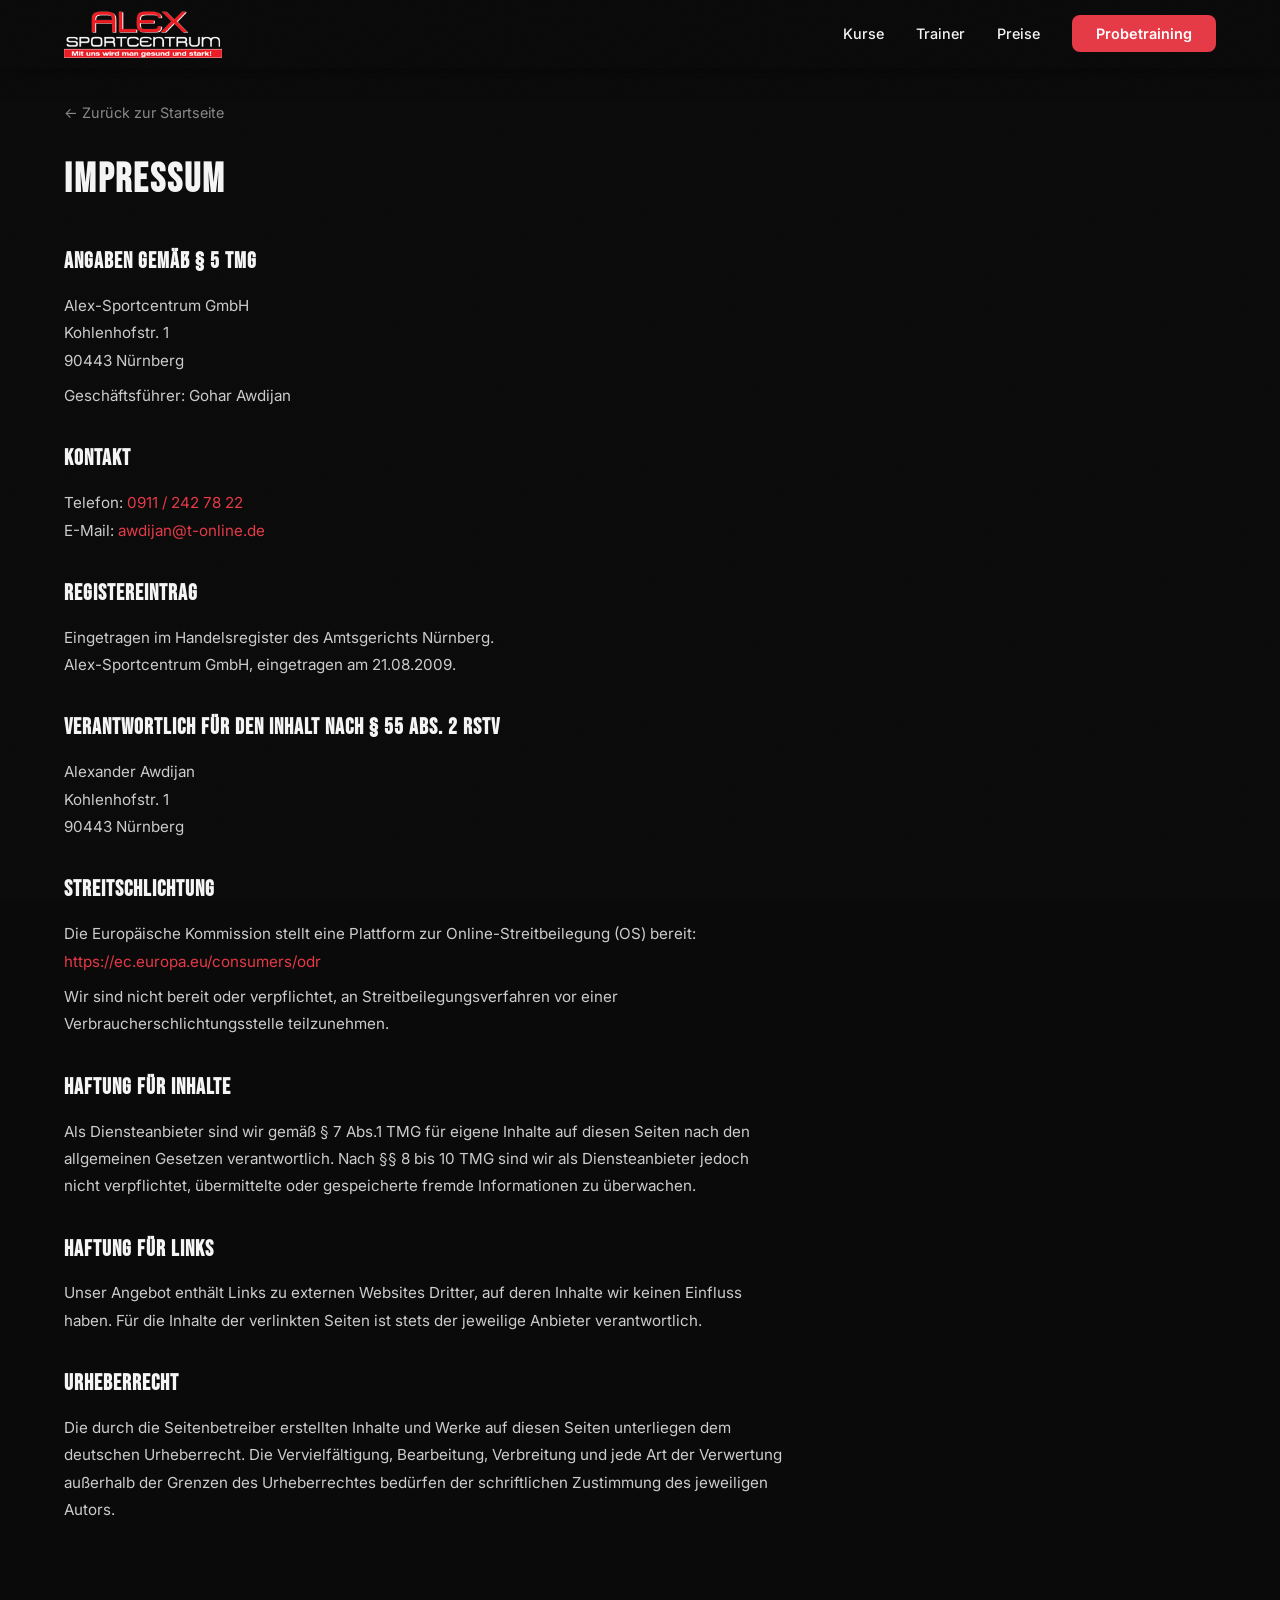
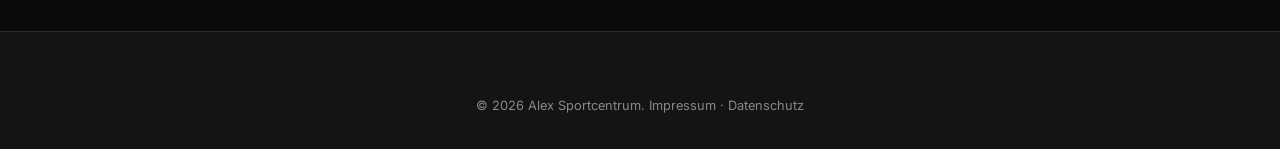
<file: impressum.html>
<!DOCTYPE html>
<html lang="de">
<head>
  <meta charset="UTF-8">
  <meta name="viewport" content="width=device-width, initial-scale=1.0">
  <title>Impressum — Alex Sportcentrum Nürnberg</title>
  <link rel="stylesheet" href="css/style.css">
  <link rel="preconnect" href="https://fonts.googleapis.com">
  <link rel="preconnect" href="https://fonts.gstatic.com" crossorigin>
  <link href="https://fonts.googleapis.com/css2?family=Bebas+Neue&family=Inter:wght@400;500;600;700&display=swap" rel="stylesheet">
  <style>
    .legal-page { padding-top: 100px; }
    .legal-content { max-width: 720px; }
    .legal-content h3 { font-family: var(--font-display); font-size: 1.4rem; letter-spacing: 1px; margin: 32px 0 12px; }
    .legal-content p, .legal-content li { font-size: 0.95rem; color: var(--light-gray); line-height: 1.8; margin-bottom: 8px; }
    .legal-content a { color: var(--red); }
    .legal-content a:hover { text-decoration: underline; }
    .back-link { display: inline-flex; align-items: center; gap: 8px; color: var(--gray); font-size: 0.9rem; margin-bottom: 24px; transition: var(--transition); }
    .back-link:hover { color: var(--white); }
    .placeholder-hint { background: rgba(230, 57, 70, 0.1); border: 1px dashed var(--red); border-radius: var(--radius-sm); padding: 16px; margin: 16px 0; font-size: 0.85rem; color: var(--red); }
  </style>
</head>
<body>

  <nav class="navbar scrolled">
    <div class="nav-container">
      <a href="index.html" class="nav-logo">
        <img src="assets/logo.png" alt="Alex Sportcentrum Logo" onerror="this.style.display='none'; this.nextElementSibling.style.display='flex';">
        <span class="logo-text" style="display:none;">ALEX<br>SPORTCENTRUM</span>
      </a>
      <ul class="nav-menu" id="nav-menu">
        <li><a href="index.html#kurse" class="nav-link">Kurse</a></li>
        <li><a href="index.html#trainer" class="nav-link">Trainer</a></li>
        <li><a href="index.html#preise" class="nav-link">Preise</a></li>
        <li><a href="index.html#kontakt" class="nav-link nav-cta">Probetraining</a></li>
      </ul>
      <button class="burger" id="burger" aria-label="Menü öffnen">
        <span></span><span></span><span></span>
      </button>
    </div>
  </nav>

  <section class="section legal-page">
    <div class="container">
      <a href="index.html" class="back-link">&larr; Zurück zur Startseite</a>
      <div class="legal-content">
        <h2 style="font-family:var(--font-display); font-size:2.5rem; letter-spacing:2px; margin-bottom:32px;">Impressum</h2>

        <h3>Angaben gemäß § 5 TMG</h3>
        <p>
          Alex-Sportcentrum GmbH<br>
          Kohlenhofstr. 1<br>
          90443 Nürnberg
        </p>
        <p>Geschäftsführer: Gohar Awdijan</p>

        <h3>Kontakt</h3>
        <p>
          Telefon: <a href="tel:+499112427822">0911 / 242 78 22</a><br>
          E-Mail: <a href="mailto:awdijan@t-online.de">awdijan@t-online.de</a>
        </p>

        <h3>Registereintrag</h3>
        <p>Eingetragen im Handelsregister des Amtsgerichts Nürnberg.<br>Alex-Sportcentrum GmbH, eingetragen am 21.08.2009.</p>

        <h3>Verantwortlich für den Inhalt nach § 55 Abs. 2 RStV</h3>
        <p>
          Alexander Awdijan<br>
          Kohlenhofstr. 1<br>
          90443 Nürnberg
        </p>

        <h3>Streitschlichtung</h3>
        <p>Die Europäische Kommission stellt eine Plattform zur Online-Streitbeilegung (OS) bereit: <a href="https://ec.europa.eu/consumers/odr" target="_blank" rel="noopener">https://ec.europa.eu/consumers/odr</a></p>
        <p>Wir sind nicht bereit oder verpflichtet, an Streitbeilegungsverfahren vor einer Verbraucherschlichtungsstelle teilzunehmen.</p>

        <h3>Haftung für Inhalte</h3>
        <p>Als Diensteanbieter sind wir gemäß § 7 Abs.1 TMG für eigene Inhalte auf diesen Seiten nach den allgemeinen Gesetzen verantwortlich. Nach §§ 8 bis 10 TMG sind wir als Diensteanbieter jedoch nicht verpflichtet, übermittelte oder gespeicherte fremde Informationen zu überwachen.</p>

        <h3>Haftung für Links</h3>
        <p>Unser Angebot enthält Links zu externen Websites Dritter, auf deren Inhalte wir keinen Einfluss haben. Für die Inhalte der verlinkten Seiten ist stets der jeweilige Anbieter verantwortlich.</p>

        <h3>Urheberrecht</h3>
        <p>Die durch die Seitenbetreiber erstellten Inhalte und Werke auf diesen Seiten unterliegen dem deutschen Urheberrecht. Die Vervielfältigung, Bearbeitung, Verbreitung und jede Art der Verwertung außerhalb der Grenzen des Urheberrechtes bedürfen der schriftlichen Zustimmung des jeweiligen Autors.</p>
      </div>
    </div>
  </section>

  <footer class="footer">
    <div class="container">
      <div class="footer-bottom" style="border:none; padding:0;">
        <p>&copy; 2026 Alex Sportcentrum. <a href="impressum.html" style="color:var(--gray);">Impressum</a> · <a href="datenschutz.html" style="color:var(--gray);">Datenschutz</a></p>
      </div>
    </div>
  </footer>

  <script src="js/main.js"></script>
</body>
</html>
</file>
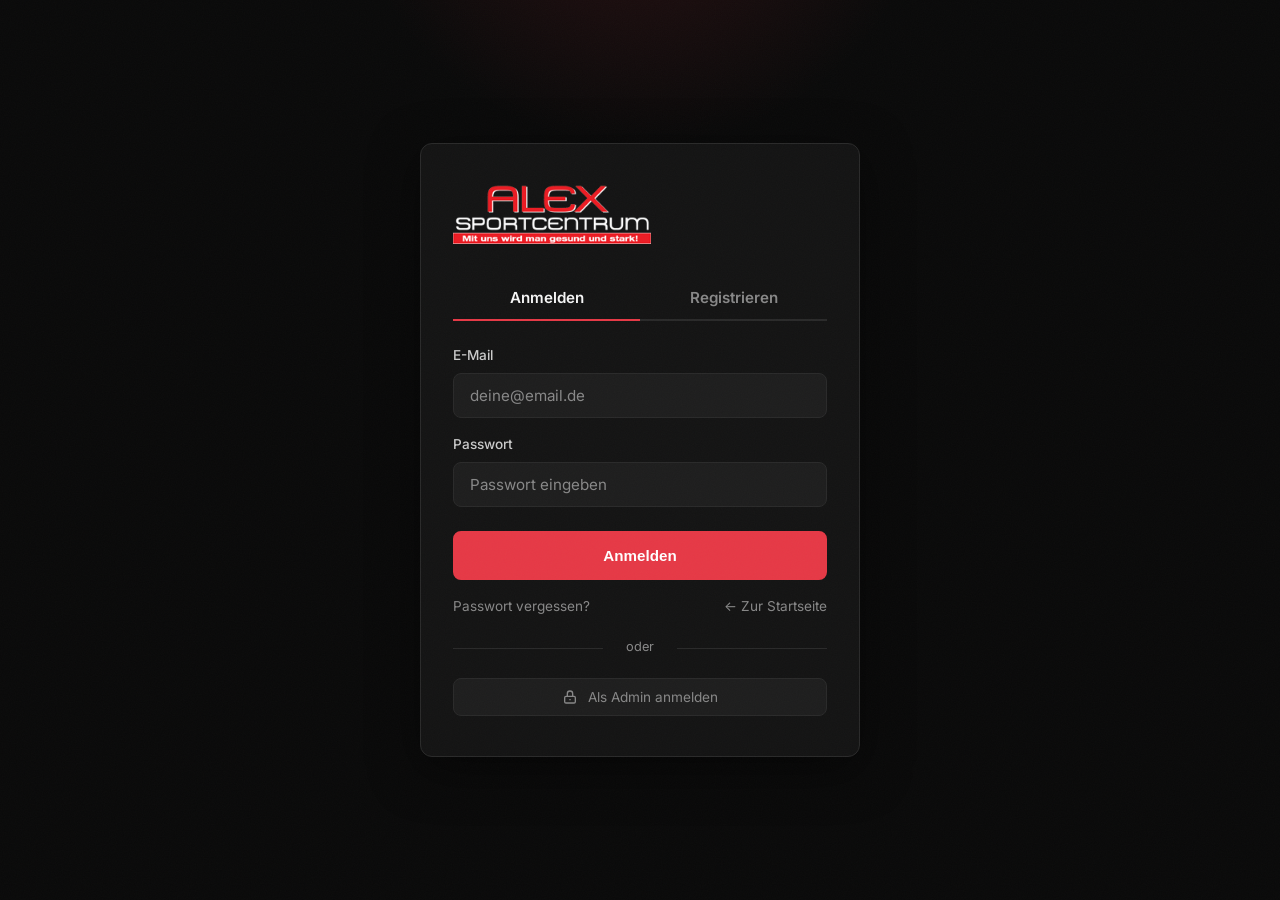
<file: login.html>
<!DOCTYPE html>
<html lang="de">
<head>
  <meta charset="UTF-8">
  <meta name="viewport" content="width=device-width, initial-scale=1.0">
  <title>Login — Alex Sportcentrum</title>
  <link rel="icon" type="image/x-icon" href="assets/favicon.ico">
  <link rel="stylesheet" href="css/style.css">
  <link rel="preconnect" href="https://fonts.googleapis.com">
  <link rel="preconnect" href="https://fonts.gstatic.com" crossorigin>
  <link href="https://fonts.googleapis.com/css2?family=Bebas+Neue&family=Inter:wght@400;500;600;700&display=swap" rel="stylesheet">
</head>
<body>

  <div class="login-page">
    <div class="login-card">
      <a href="index.html" class="login-logo">
        <img src="assets/logo.png" alt="Alex Sportcentrum Logo" onerror="this.style.display='none'; this.nextElementSibling.style.display='block';">
        <span class="logo-text" style="display:none;">ALEX<br>SPORTCENTRUM</span>
      </a>

      <!-- Tabs -->
      <div class="tab-nav">
        <button class="active" data-tab="login">Anmelden</button>
        <button data-tab="register">Registrieren</button>
      </div>

      <!-- Login Form -->
      <div class="tab-content active" id="tab-login">
        <form id="login-form" onsubmit="return false;">
          <div class="form-group">
            <label for="login-email">E-Mail</label>
            <input type="email" id="login-email" placeholder="deine@email.de">
          </div>
          <div class="form-group">
            <label for="login-password">Passwort</label>
            <input type="password" id="login-password" placeholder="Passwort eingeben">
          </div>
          <button type="submit" class="btn btn-primary" id="btn-login">Anmelden</button>
          <div class="login-links">
            <a href="#">Passwort vergessen?</a>
            <a href="index.html">&larr; Zur Startseite</a>
          </div>
        </form>

        <div class="login-divider">oder</div>

        <button class="btn-admin-login" id="btn-admin">
          <svg width="16" height="16" viewBox="0 0 24 24" fill="none" stroke="currentColor" stroke-width="2" style="vertical-align:-3px; margin-right:6px;"><path d="M12 15v2m-6 4h12a2 2 0 002-2v-6a2 2 0 00-2-2H6a2 2 0 00-2 2v6a2 2 0 002 2zm10-10V7a4 4 0 00-8 0v4h8z"/></svg>
          Als Admin anmelden
        </button>
      </div>

      <!-- Register Form -->
      <div class="tab-content" id="tab-register">
        <form id="register-form" onsubmit="return false;">
          <div class="form-group">
            <label for="reg-name">Vollständiger Name</label>
            <input type="text" id="reg-name" placeholder="Max Mustermann">
          </div>
          <div class="form-group">
            <label for="reg-email">E-Mail</label>
            <input type="email" id="reg-email" placeholder="deine@email.de">
          </div>
          <div class="form-group">
            <label for="reg-phone">Telefon</label>
            <input type="tel" id="reg-phone" placeholder="0171 1234567">
          </div>
          <div class="form-group">
            <label for="reg-password">Passwort</label>
            <input type="password" id="reg-password" placeholder="Min. 8 Zeichen">
          </div>
          <div class="form-group">
            <label for="reg-password2">Passwort bestätigen</label>
            <input type="password" id="reg-password2" placeholder="Passwort wiederholen">
          </div>
          <div class="form-group">
            <label for="reg-membership">Mitgliedschaft</label>
            <select id="reg-membership">
              <option value="">Bitte wählen...</option>
              <option value="3">3 Monate — 80 €/Mo</option>
              <option value="12">12 Monate — 70 €/Mo</option>
              <option value="24">24 Monate — 60 €/Mo</option>
              <option value="tagespass">Tagespass — 20 €</option>
              <option value="zehnerkarte">Zehnerkarte — 120 €</option>
            </select>
          </div>
          <button type="submit" class="btn btn-primary" id="btn-register">Registrieren</button>
          <div class="login-links">
            <span></span>
            <a href="index.html">&larr; Zur Startseite</a>
          </div>
        </form>
      </div>
    </div>
  </div>

  <script>
    // Tab switching
    document.querySelectorAll('.tab-nav button').forEach(btn => {
      btn.addEventListener('click', () => {
        document.querySelectorAll('.tab-nav button').forEach(b => b.classList.remove('active'));
        document.querySelectorAll('.tab-content').forEach(c => c.classList.remove('active'));
        btn.classList.add('active');
        document.getElementById('tab-' + btn.dataset.tab).classList.add('active');
      });
    });

    // Demo login → profil
    document.getElementById('btn-login').addEventListener('click', () => {
      window.location.href = 'profil.html';
    });

    // Demo register → profil
    document.getElementById('btn-register').addEventListener('click', () => {
      window.location.href = 'profil.html';
    });

    // Admin login → admin
    document.getElementById('btn-admin').addEventListener('click', () => {
      window.location.href = 'admin.html';
    });
  </script>
</body>
</html>
</file>
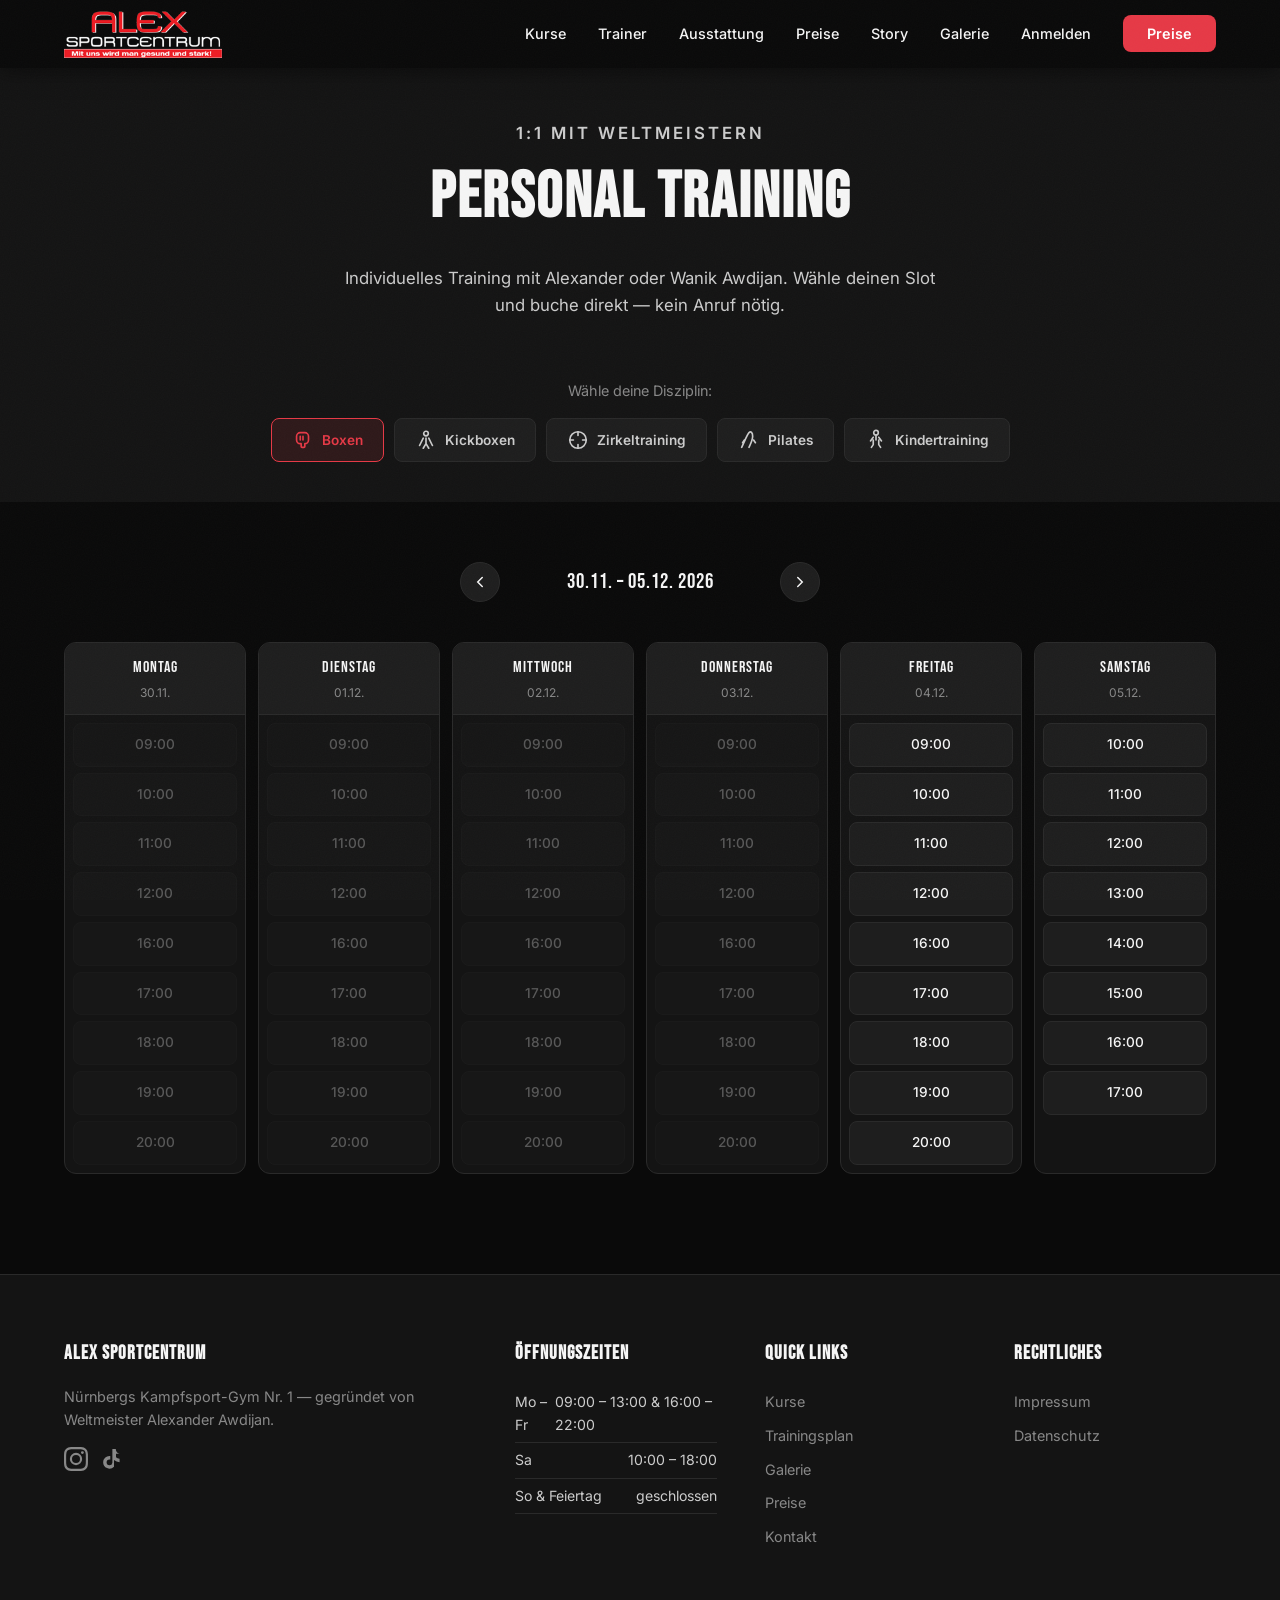
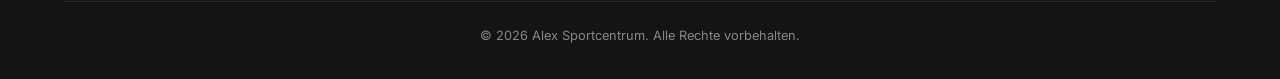
<file: personaltraining.html>
<!DOCTYPE html>
<html lang="de">
<head>
  <meta charset="UTF-8">
  <meta name="viewport" content="width=device-width, initial-scale=1.0">
  <title>Personal Training — Alex Sportcentrum</title>
  <meta name="description" content="Personal Training buchen im Alex Sportcentrum Nürnberg. 1:1 Training mit Weltmeistern Alexander & Wanik Awdijan.">
  <link rel="icon" type="image/x-icon" href="assets/favicon.ico">
  <link rel="stylesheet" href="css/style.css">
  <link rel="preconnect" href="https://fonts.googleapis.com">
  <link rel="preconnect" href="https://fonts.gstatic.com" crossorigin>
  <link href="https://fonts.googleapis.com/css2?family=Bebas+Neue&family=Inter:wght@400;500;600;700&display=swap" rel="stylesheet">
</head>
<body>

  <!-- Navigation -->
  <nav class="navbar scrolled" id="navbar">
    <div class="nav-container">
      <a href="index.html" class="nav-logo">
        <img src="assets/logo.png" alt="Alex Sportcentrum Logo" onerror="this.style.display='none'; this.nextElementSibling.style.display='flex';">
        <span class="logo-text" style="display:none;">ALEX<br>SPORTCENTRUM</span>
      </a>
      <ul class="nav-menu" id="nav-menu">
        <li><a href="index.html#kurse" class="nav-link">Kurse</a></li>
        <li><a href="index.html#trainer" class="nav-link">Trainer</a></li>
        <li><a href="index.html#ausstattung" class="nav-link">Ausstattung</a></li>
        <li><a href="index.html#preise" class="nav-link">Preise</a></li>
        <li><a href="index.html#story" class="nav-link">Story</a></li>
        <li><a href="galerie.html" class="nav-link">Galerie</a></li>
        <li><a href="login.html" class="nav-link">Anmelden</a></li>
        <li><a href="index.html#preise" class="nav-link nav-cta">Preise</a></li>
      </ul>
      <button class="burger" id="burger" aria-label="Menü öffnen">
        <span></span>
        <span></span>
        <span></span>
      </button>
    </div>
  </nav>

  <!-- Hero -->
  <div class="pt-hero">
    <div class="container">
      <p class="section-tag">1:1 mit Weltmeistern</p>
      <h1>Personal Training</h1>
      <p>Individuelles Training mit Alexander oder Wanik Awdijan. Wähle deinen Slot und buche direkt — kein Anruf nötig.</p>
    </div>
  </div>

  <!-- Disziplin-Auswahl -->
  <section class="pt-disziplin-section">
    <div class="container">
      <p class="pt-disziplin-label">Wähle deine Disziplin:</p>
      <div class="pt-disziplin-grid" id="pt-disziplin-grid">
        <button class="pt-disziplin-btn active" data-disziplin="Boxen">
          <svg width="22" height="22" viewBox="0 0 24 24" fill="none" stroke="currentColor" stroke-width="1.8" stroke-linecap="round" stroke-linejoin="round"><path d="M18 8c0-2.2-1.8-4-4-4H9C6.8 4 5 5.8 5 8v4c0 2.2 1.8 4 4 4h1v3c0 .6.4 1 1 1h2c.6 0 1-.4 1-1v-3h0c2.2 0 4-1.8 4-4V8z"/><path d="M9 8v4M12 8v4"/></svg>
          Boxen
        </button>
        <button class="pt-disziplin-btn" data-disziplin="Kick- & Thaiboxen">
          <svg width="22" height="22" viewBox="0 0 24 24" fill="none" stroke="currentColor" stroke-width="1.8" stroke-linecap="round" stroke-linejoin="round"><circle cx="12" cy="5" r="2.5"/><path d="M9 10l-4 8M15 10l4 8M12 10v6l-3 5M12 16l3 5"/></svg>
          Kickboxen
        </button>
        <button class="pt-disziplin-btn" data-disziplin="Zirkeltraining">
          <svg width="22" height="22" viewBox="0 0 24 24" fill="none" stroke="currentColor" stroke-width="1.8" stroke-linecap="round" stroke-linejoin="round"><circle cx="12" cy="12" r="9"/><path d="M12 3v4M12 17v4M3 12h4M17 12h4"/></svg>
          Zirkeltraining
        </button>
        <button class="pt-disziplin-btn" data-disziplin="Faszien & Pilates">
          <svg width="22" height="22" viewBox="0 0 24 24" fill="none" stroke="currentColor" stroke-width="1.8" stroke-linecap="round" stroke-linejoin="round"><path d="M4 20c2-4 6-14 8-16s4 0 4 4-4 12-4 12"/><path d="M7 12l-2 3M17 12l2 3"/></svg>
          Pilates
        </button>
        <button class="pt-disziplin-btn" data-disziplin="Kindertraining">
          <svg width="22" height="22" viewBox="0 0 24 24" fill="none" stroke="currentColor" stroke-width="1.8" stroke-linecap="round" stroke-linejoin="round"><circle cx="12" cy="4" r="2.5"/><path d="M12 7v5M9 9l-3 4M15 9l3 4M9 12v5l-2 3M15 12v5l2 3"/></svg>
          Kindertraining
        </button>
      </div>
    </div>
  </section>

  <!-- Calendar Section -->
  <section class="pt-section">
    <div class="container">
      <div class="pt-week-nav">
        <button class="pt-week-btn" id="pt-prev" aria-label="Vorherige Woche">
          <svg width="18" height="18" viewBox="0 0 24 24" fill="none" stroke="currentColor" stroke-width="2" stroke-linecap="round"><polyline points="15 18 9 12 15 6"/></svg>
        </button>
        <span class="pt-week-label" id="pt-week-label"></span>
        <button class="pt-week-btn" id="pt-next" aria-label="Nächste Woche">
          <svg width="18" height="18" viewBox="0 0 24 24" fill="none" stroke="currentColor" stroke-width="2" stroke-linecap="round"><polyline points="9 18 15 12 9 6"/></svg>
        </button>
      </div>

      <div class="pt-calendar" id="pt-calendar"></div>
    </div>
  </section>

  <!-- Booking Confirmation Dialog -->
  <div class="pt-dialog-backdrop" id="pt-dialog">
    <div class="pt-dialog">
      <h3>Slot buchen?</h3>
      <p id="pt-dialog-info"></p>
      <p class="pt-dialog-disziplin" id="pt-dialog-disziplin"></p>
      <div class="pt-dialog-field">
        <label>Mitgliedsstatus *</label>
        <div class="pt-mitglied-toggle">
          <button type="button" class="pt-mitglied-btn active" data-mitglied="ja">
            <span class="pt-mitglied-preis">100 &euro;</span>
            <span class="pt-mitglied-label">Mitglied</span>
          </button>
          <button type="button" class="pt-mitglied-btn" data-mitglied="nein">
            <span class="pt-mitglied-preis">200 &euro;</span>
            <span class="pt-mitglied-label">Kein Mitglied</span>
          </button>
        </div>
      </div>
      <div class="pt-dialog-field">
        <label for="pt-name">Name</label>
        <input type="text" id="pt-name" placeholder="Vor- und Nachname">
      </div>
      <div class="pt-dialog-field">
        <label for="pt-telefon">Telefonnummer (für Rückfragen)</label>
        <input type="tel" id="pt-telefon" placeholder="z.B. 0911 1234567">
      </div>
      <div class="pt-dialog-field">
        <label for="pt-wuensche">Wünsche / Anmerkungen (optional)</label>
        <textarea id="pt-wuensche" placeholder="z.B. Fokus auf Technik, Aufwärmen nötig, Verletzung beachten..."></textarea>
      </div>
      <p class="pt-dialog-hinweis">* Bei falscher Angabe des Mitgliedsstatus wird der Differenzbetrag vor Ort berechnet. Bereits gezahlte Beträge werden nicht erstattet.</p>
      <div class="pt-dialog-buttons">
        <button class="btn btn-primary" id="pt-confirm">Buchen</button>
        <button class="btn btn-outline" id="pt-cancel">Abbrechen</button>
      </div>
    </div>
  </div>

  <!-- Toast -->
  <div class="pt-toast" id="pt-toast"></div>

  <!-- Footer -->
  <footer class="footer">
    <div class="container">
      <div class="footer-grid">
        <div class="footer-col">
          <h4>Alex Sportcentrum</h4>
          <p>Nürnbergs Kampfsport-Gym Nr. 1 — gegründet von Weltmeister Alexander Awdijan.</p>
          <div class="footer-social">
            <a href="https://instagram.com/alexsportcentrum" target="_blank" rel="noopener" aria-label="Instagram">
              <svg width="24" height="24" viewBox="0 0 24 24" fill="currentColor"><path d="M12 2.163c3.204 0 3.584.012 4.85.07 3.252.148 4.771 1.691 4.919 4.919.058 1.265.069 1.645.069 4.849 0 3.205-.012 3.584-.069 4.849-.149 3.225-1.664 4.771-4.919 4.919-1.266.058-1.644.07-4.85.07-3.204 0-3.584-.012-4.849-.07-3.26-.149-4.771-1.699-4.919-4.92-.058-1.265-.07-1.644-.07-4.849 0-3.204.013-3.583.07-4.849.149-3.227 1.664-4.771 4.919-4.919 1.266-.057 1.645-.069 4.849-.069zM12 0C8.741 0 8.333.014 7.053.072 2.695.272.273 2.69.073 7.052.014 8.333 0 8.741 0 12c0 3.259.014 3.668.072 4.948.2 4.358 2.618 6.78 6.98 6.98C8.333 23.986 8.741 24 12 24c3.259 0 3.668-.014 4.948-.072 4.354-.2 6.782-2.618 6.979-6.98.059-1.28.073-1.689.073-4.948 0-3.259-.014-3.667-.072-4.947-.196-4.354-2.617-6.78-6.979-6.98C15.668.014 15.259 0 12 0zm0 5.838a6.162 6.162 0 100 12.324 6.162 6.162 0 000-12.324zM12 16a4 4 0 110-8 4 4 0 010 8zm6.406-11.845a1.44 1.44 0 100 2.881 1.44 1.44 0 000-2.881z"/></svg>
            </a>
            <a href="https://tiktok.com/@alexsportcentrum" target="_blank" rel="noopener" aria-label="TikTok">
              <svg width="24" height="24" viewBox="0 0 24 24" fill="currentColor"><path d="M19.59 6.69a4.83 4.83 0 01-3.77-4.25V2h-3.45v13.67a2.89 2.89 0 01-2.88 2.5 2.89 2.89 0 01-2.89-2.89 2.89 2.89 0 012.89-2.89c.28 0 .54.04.79.1v-3.5a6.37 6.37 0 00-.79-.05A6.34 6.34 0 003.15 15.2a6.34 6.34 0 0010.86 4.48V13a8.28 8.28 0 005.58 2.16v-3.44a4.85 4.85 0 01-3.59-1.44V6.69h3.59z"/></svg>
            </a>
          </div>
        </div>
        <div class="footer-col">
          <h4>Öffnungszeiten</h4>
          <ul class="footer-hours">
            <li><span>Mo – Fr</span><span>09:00 – 13:00 &amp; 16:00 – 22:00</span></li>
            <li><span>Sa</span><span>10:00 – 18:00</span></li>
            <li><span>So &amp; Feiertag</span><span>geschlossen</span></li>
          </ul>
        </div>
        <div class="footer-col">
          <h4>Quick Links</h4>
          <ul class="footer-links">
            <li><a href="index.html#kurse">Kurse</a></li>
            <li><a href="trainingsplan.html">Trainingsplan</a></li>
            <li><a href="galerie.html">Galerie</a></li>
            <li><a href="index.html#preise">Preise</a></li>
            <li><a href="tel:+499112427822">Kontakt</a></li>
          </ul>
        </div>
        <div class="footer-col">
          <h4>Rechtliches</h4>
          <ul class="footer-links">
            <li><a href="impressum.html">Impressum</a></li>
            <li><a href="datenschutz.html">Datenschutz</a></li>
          </ul>
        </div>
      </div>
      <div class="footer-bottom">
        <p>&copy; 2026 Alex Sportcentrum. Alle Rechte vorbehalten.</p>
      </div>
    </div>
  </footer>

  <script>
  (function() {
    // --- Mobile burger menu ---
    var burger = document.getElementById('burger');
    var navMenu = document.getElementById('nav-menu');
    burger.addEventListener('click', function() {
      burger.classList.toggle('active');
      navMenu.classList.toggle('active');
      document.body.style.overflow = navMenu.classList.contains('active') ? 'hidden' : '';
    });
    navMenu.querySelectorAll('.nav-link').forEach(function(link) {
      link.addEventListener('click', function() {
        burger.classList.remove('active');
        navMenu.classList.remove('active');
        document.body.style.overflow = '';
      });
    });

    // --- Default Slots ---
    var DEFAULT_SLOTS = {
      'Mo': ['09:00','10:00','11:00','12:00','16:00','17:00','18:00','19:00','20:00'],
      'Di': ['09:00','10:00','11:00','12:00','16:00','17:00','18:00','19:00','20:00'],
      'Mi': ['09:00','10:00','11:00','12:00','16:00','17:00','18:00','19:00','20:00'],
      'Do': ['09:00','10:00','11:00','12:00','16:00','17:00','18:00','19:00','20:00'],
      'Fr': ['09:00','10:00','11:00','12:00','16:00','17:00','18:00','19:00','20:00'],
      'Sa': ['10:00','11:00','12:00','13:00','14:00','15:00','16:00','17:00']
    };

    var DAY_NAMES = ['So','Mo','Di','Mi','Do','Fr','Sa'];
    var DAY_LABELS = { 'Mo':'Montag','Di':'Dienstag','Mi':'Mittwoch','Do':'Donnerstag','Fr':'Freitag','Sa':'Samstag' };

    function getSlots() {
      try {
        var stored = localStorage.getItem('alex_pt_slots');
        if (stored) return JSON.parse(stored);
      } catch(e) {}
      return DEFAULT_SLOTS;
    }

    function getBuchungen() {
      try {
        var stored = localStorage.getItem('alex_pt_buchungen');
        if (stored) return JSON.parse(stored);
      } catch(e) {}
      return [];
    }

    function saveBuchungen(arr) {
      localStorage.setItem('alex_pt_buchungen', JSON.stringify(arr));
    }

    // Get Monday of the week containing date
    function getMonday(d) {
      var dt = new Date(d);
      var day = dt.getDay();
      var diff = dt.getDate() - day + (day === 0 ? -6 : 1);
      dt.setDate(diff);
      dt.setHours(0,0,0,0);
      return dt;
    }

    function formatDate(d) {
      var dd = String(d.getDate()).padStart(2, '0');
      var mm = String(d.getMonth() + 1).padStart(2, '0');
      return dd + '.' + mm + '.';
    }

    function isoDate(d) {
      return d.getFullYear() + '-' + String(d.getMonth()+1).padStart(2,'0') + '-' + String(d.getDate()).padStart(2,'0');
    }

    var currentMonday = getMonday(new Date());
    var pendingBooking = null;
    var selectedDisziplin = 'Boxen';
    var selectedMitglied = 'ja';

    // --- Mitglied Toggle ---
    document.querySelectorAll('.pt-mitglied-btn').forEach(function(btn) {
      btn.addEventListener('click', function() {
        document.querySelectorAll('.pt-mitglied-btn').forEach(function(b) { b.classList.remove('active'); });
        btn.classList.add('active');
        selectedMitglied = btn.getAttribute('data-mitglied');
      });
    });

    // --- Disziplin selection ---
    document.getElementById('pt-disziplin-grid').addEventListener('click', function(e) {
      var btn = e.target.closest('.pt-disziplin-btn');
      if (!btn) return;
      document.querySelectorAll('.pt-disziplin-btn').forEach(function(b) { b.classList.remove('active'); });
      btn.classList.add('active');
      selectedDisziplin = btn.getAttribute('data-disziplin');
    });

    function renderCalendar() {
      var cal = document.getElementById('pt-calendar');
      var slots = getSlots();
      var buchungen = getBuchungen();
      var days = ['Mo','Di','Mi','Do','Fr','Sa'];

      // Week label
      var endDate = new Date(currentMonday);
      endDate.setDate(endDate.getDate() + 5);
      document.getElementById('pt-week-label').textContent =
        formatDate(currentMonday) + ' – ' + formatDate(endDate) + ' ' + endDate.getFullYear();

      cal.innerHTML = '';

      days.forEach(function(dayKey, i) {
        var date = new Date(currentMonday);
        date.setDate(date.getDate() + i);
        var dateStr = isoDate(date);
        var today = new Date();
        today.setHours(0,0,0,0);
        var isPast = date < today;

        var dayDiv = document.createElement('div');
        dayDiv.className = 'pt-day';

        var headHtml = '<div class="pt-day-head">' +
          '<div class="pt-day-name">' + DAY_LABELS[dayKey] + '</div>' +
          '<div class="pt-day-date">' + formatDate(date) + '</div>' +
          '</div>';

        var daySlots = slots[dayKey] || [];
        var slotsHtml = '<div class="pt-day-slots">';

        if (daySlots.length === 0) {
          slotsHtml += '<div class="pt-slot-empty">Keine Slots</div>';
        } else {
          daySlots.forEach(function(zeit) {
            var isBooked = buchungen.some(function(b) {
              return b.datum === dateStr && b.zeit === zeit;
            });

            if (isBooked) {
              slotsHtml += '<div class="pt-slot gebucht">' + zeit + '</div>';
            } else if (isPast) {
              slotsHtml += '<div class="pt-slot" style="opacity:0.3; cursor:not-allowed;">' + zeit + '</div>';
            } else {
              slotsHtml += '<div class="pt-slot" data-tag="' + dayKey + '" data-zeit="' + zeit + '" data-datum="' + dateStr + '">' + zeit + '</div>';
            }
          });
        }

        slotsHtml += '</div>';
        dayDiv.innerHTML = headHtml + slotsHtml;
        cal.appendChild(dayDiv);
      });
    }

    // Slot click handler
    document.getElementById('pt-calendar').addEventListener('click', function(e) {
      var slot = e.target.closest('.pt-slot[data-datum]');
      if (!slot) return;

      var tag = slot.getAttribute('data-tag');
      var zeit = slot.getAttribute('data-zeit');
      var datum = slot.getAttribute('data-datum');

      pendingBooking = { tag: tag, zeit: zeit, datum: datum };

      document.getElementById('pt-dialog-info').innerHTML =
        '<span class="pt-dialog-slot">' + DAY_LABELS[tag] + ' ' + zeit + '</span>';
      document.getElementById('pt-dialog-disziplin').textContent = 'Disziplin: ' + selectedDisziplin;
      selectedMitglied = 'ja';
      document.querySelectorAll('.pt-mitglied-btn').forEach(function(b) {
        b.classList.toggle('active', b.getAttribute('data-mitglied') === 'ja');
      });
      document.getElementById('pt-name').value = '';
      document.getElementById('pt-telefon').value = '';
      document.getElementById('pt-wuensche').value = '';

      document.getElementById('pt-dialog').classList.add('is-open');
    });

    // Confirm booking
    document.getElementById('pt-confirm').addEventListener('click', function() {
      if (!pendingBooking) return;

      var name = document.getElementById('pt-name').value.trim();
      var telefon = document.getElementById('pt-telefon').value.trim();
      var wuensche = document.getElementById('pt-wuensche').value.trim();
      var buchungen = getBuchungen();
      buchungen.push({
        id: Date.now(),
        tag: pendingBooking.tag,
        zeit: pendingBooking.zeit,
        datum: pendingBooking.datum,
        disziplin: selectedDisziplin,
        mitglied: selectedMitglied === 'ja',
        preis: selectedMitglied === 'ja' ? 100 : 200,
        name: name,
        telefon: telefon,
        wuensche: wuensche,
        status: 'gebucht'
      });
      saveBuchungen(buchungen);

      document.getElementById('pt-dialog').classList.remove('is-open');
      pendingBooking = null;

      renderCalendar();
      showToast('Slot gebucht!');
    });

    // Cancel
    document.getElementById('pt-cancel').addEventListener('click', function() {
      document.getElementById('pt-dialog').classList.remove('is-open');
      pendingBooking = null;
    });

    // Close on backdrop click
    document.getElementById('pt-dialog').addEventListener('click', function(e) {
      if (e.target === this) {
        this.classList.remove('is-open');
        pendingBooking = null;
      }
    });

    // Escape key
    document.addEventListener('keydown', function(e) {
      if (e.key === 'Escape') {
        document.getElementById('pt-dialog').classList.remove('is-open');
        pendingBooking = null;
      }
    });

    // Week navigation
    document.getElementById('pt-prev').addEventListener('click', function() {
      currentMonday.setDate(currentMonday.getDate() - 7);
      renderCalendar();
    });

    document.getElementById('pt-next').addEventListener('click', function() {
      currentMonday.setDate(currentMonday.getDate() + 7);
      renderCalendar();
    });

    // Toast
    function showToast(msg) {
      var toast = document.getElementById('pt-toast');
      toast.textContent = msg;
      toast.classList.add('show');
      setTimeout(function() { toast.classList.remove('show'); }, 2500);
    }

    // Initial render
    renderCalendar();
  })();
  </script>
</body>
</html>
</file>
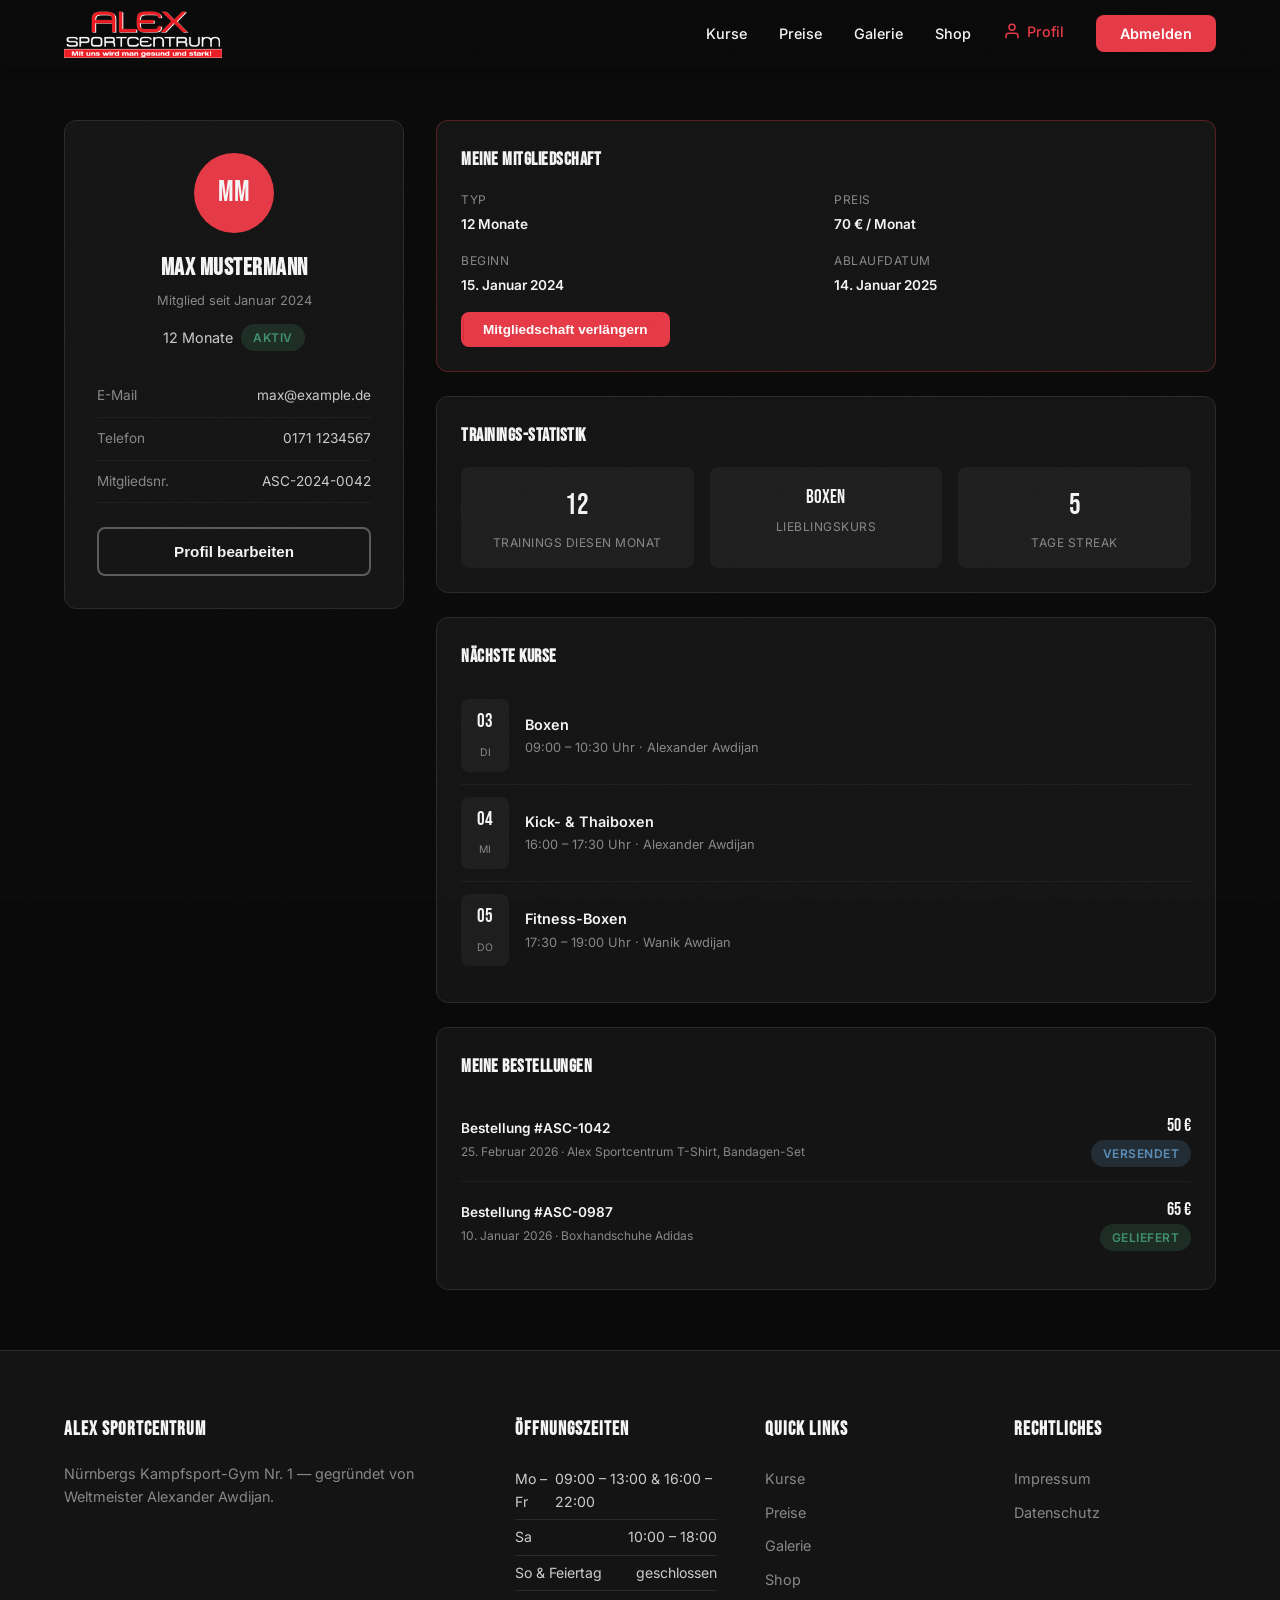
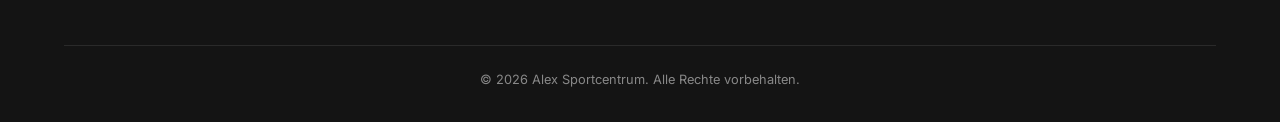
<file: profil.html>
<!DOCTYPE html>
<html lang="de">
<head>
  <meta charset="UTF-8">
  <meta name="viewport" content="width=device-width, initial-scale=1.0">
  <title>Mein Profil — Alex Sportcentrum</title>
  <link rel="icon" type="image/x-icon" href="assets/favicon.ico">
  <link rel="stylesheet" href="css/style.css">
  <link rel="preconnect" href="https://fonts.googleapis.com">
  <link rel="preconnect" href="https://fonts.gstatic.com" crossorigin>
  <link href="https://fonts.googleapis.com/css2?family=Bebas+Neue&family=Inter:wght@400;500;600;700&display=swap" rel="stylesheet">
</head>
<body>

  <!-- Navigation -->
  <nav class="navbar scrolled">
    <div class="nav-container">
      <a href="index.html" class="nav-logo">
        <img src="assets/logo.png" alt="Alex Sportcentrum Logo" onerror="this.style.display='none'; this.nextElementSibling.style.display='flex';">
        <span class="logo-text" style="display:none;">ALEX<br>SPORTCENTRUM</span>
      </a>
      <ul class="nav-menu" id="nav-menu">
        <li><a href="index.html#kurse" class="nav-link">Kurse</a></li>
        <li><a href="index.html#preise" class="nav-link">Preise</a></li>
        <li><a href="galerie.html" class="nav-link">Galerie</a></li>
        <li><a href="store.html" class="nav-link">Shop</a></li>
        <li>
          <a href="profil.html" class="nav-link" style="color:var(--red); display:inline-flex; align-items:center; gap:6px;">
            <svg width="18" height="18" viewBox="0 0 24 24" fill="none" stroke="currentColor" stroke-width="2" stroke-linecap="round"><path d="M20 21v-2a4 4 0 00-4-4H8a4 4 0 00-4 4v2"/><circle cx="12" cy="7" r="4"/></svg>
            Profil
          </a>
        </li>
        <li><a href="login.html" class="nav-link nav-cta">Abmelden</a></li>
      </ul>
      <button class="burger" id="burger" aria-label="Menü öffnen">
        <span></span><span></span><span></span>
      </button>
    </div>
  </nav>

  <!-- Profile Content -->
  <div class="container">
    <div class="profile-layout">

      <!-- Left: Profile Card -->
      <div class="profile-card">
        <div class="profile-avatar">MM</div>
        <h2>Max Mustermann</h2>
        <p class="profile-since">Mitglied seit Januar 2024</p>
        <div class="profile-membership">
          <span style="color:var(--light-gray); font-size:0.9rem;">12 Monate</span>
          <span class="status-badge aktiv">Aktiv</span>
        </div>

        <ul class="profile-details">
          <li>
            <span>E-Mail</span>
            <span>max@example.de</span>
          </li>
          <li>
            <span>Telefon</span>
            <span>0171 1234567</span>
          </li>
          <li>
            <span>Mitgliedsnr.</span>
            <span>ASC-2024-0042</span>
          </li>
        </ul>

        <button class="btn btn-outline">Profil bearbeiten</button>
      </div>

      <!-- Right: Dashboard -->
      <div class="profile-dashboard">

        <!-- Membership -->
        <div class="dash-card membership-card">
          <h3>Meine Mitgliedschaft</h3>
          <div class="membership-info">
            <div>
              <div class="label">Typ</div>
              <div class="value">12 Monate</div>
            </div>
            <div>
              <div class="label">Preis</div>
              <div class="value">70 € / Monat</div>
            </div>
            <div>
              <div class="label">Beginn</div>
              <div class="value">15. Januar 2024</div>
            </div>
            <div>
              <div class="label">Ablaufdatum</div>
              <div class="value">14. Januar 2025</div>
            </div>
          </div>
          <button class="btn btn-primary btn-small">Mitgliedschaft verlängern</button>
        </div>

        <!-- Training Stats -->
        <div class="dash-card">
          <h3>Trainings-Statistik</h3>
          <div class="stats-row">
            <div class="stat-item">
              <div class="stat-value">12</div>
              <div class="stat-label">Trainings diesen Monat</div>
            </div>
            <div class="stat-item">
              <div class="stat-value" style="font-size:1.2rem;">Boxen</div>
              <div class="stat-label">Lieblingskurs</div>
            </div>
            <div class="stat-item">
              <div class="stat-value">5</div>
              <div class="stat-label">Tage Streak</div>
            </div>
          </div>
        </div>

        <!-- Next Courses -->
        <div class="dash-card">
          <h3>Nächste Kurse</h3>
          <div>
            <div class="next-course-item">
              <div class="next-course-date">
                <span class="day">03</span>
                <span class="weekday">Di</span>
              </div>
              <div class="next-course-info">
                <div class="course-title">Boxen</div>
                <div class="course-detail">09:00 – 10:30 Uhr &middot; Alexander Awdijan</div>
              </div>
            </div>
            <div class="next-course-item">
              <div class="next-course-date">
                <span class="day">04</span>
                <span class="weekday">Mi</span>
              </div>
              <div class="next-course-info">
                <div class="course-title">Kick- & Thaiboxen</div>
                <div class="course-detail">16:00 – 17:30 Uhr &middot; Alexander Awdijan</div>
              </div>
            </div>
            <div class="next-course-item">
              <div class="next-course-date">
                <span class="day">05</span>
                <span class="weekday">Do</span>
              </div>
              <div class="next-course-info">
                <div class="course-title">Fitness-Boxen</div>
                <div class="course-detail">17:30 – 19:00 Uhr &middot; Wanik Awdijan</div>
              </div>
            </div>
          </div>
        </div>

        <!-- Orders -->
        <div class="dash-card">
          <h3>Meine Bestellungen</h3>
          <div>
            <div class="order-item">
              <div class="order-info">
                <div class="order-id">Bestellung #ASC-1042</div>
                <div class="order-date">25. Februar 2026 &middot; Alex Sportcentrum T-Shirt, Bandagen-Set</div>
              </div>
              <div class="order-meta">
                <div class="order-amount">50 €</div>
                <span class="status-badge versendet">Versendet</span>
              </div>
            </div>
            <div class="order-item">
              <div class="order-info">
                <div class="order-id">Bestellung #ASC-0987</div>
                <div class="order-date">10. Januar 2026 &middot; Boxhandschuhe Adidas</div>
              </div>
              <div class="order-meta">
                <div class="order-amount">65 €</div>
                <span class="status-badge aktiv">Geliefert</span>
              </div>
            </div>
          </div>
        </div>

      </div>
    </div>
  </div>

  <!-- Footer -->
  <footer class="footer">
    <div class="container">
      <div class="footer-grid">
        <div class="footer-col">
          <h4>Alex Sportcentrum</h4>
          <p>Nürnbergs Kampfsport-Gym Nr. 1 — gegründet von Weltmeister Alexander Awdijan.</p>
        </div>
        <div class="footer-col">
          <h4>Öffnungszeiten</h4>
          <ul class="footer-hours">
            <li><span>Mo – Fr</span><span>09:00 – 13:00 &amp; 16:00 – 22:00</span></li>
            <li><span>Sa</span><span>10:00 – 18:00</span></li>
            <li><span>So &amp; Feiertag</span><span>geschlossen</span></li>
          </ul>
        </div>
        <div class="footer-col">
          <h4>Quick Links</h4>
          <ul class="footer-links">
            <li><a href="index.html#kurse">Kurse</a></li>
            <li><a href="index.html#preise">Preise</a></li>
            <li><a href="galerie.html">Galerie</a></li>
            <li><a href="store.html">Shop</a></li>
          </ul>
        </div>
        <div class="footer-col">
          <h4>Rechtliches</h4>
          <ul class="footer-links">
            <li><a href="impressum.html">Impressum</a></li>
            <li><a href="datenschutz.html">Datenschutz</a></li>
          </ul>
        </div>
      </div>
      <div class="footer-bottom">
        <p>&copy; 2026 Alex Sportcentrum. Alle Rechte vorbehalten.</p>
      </div>
    </div>
  </footer>

  <script>
    // Burger menu
    const burger = document.getElementById('burger');
    const navMenu = document.getElementById('nav-menu');
    burger.addEventListener('click', () => {
      burger.classList.toggle('active');
      navMenu.classList.toggle('active');
      document.body.style.overflow = navMenu.classList.contains('active') ? 'hidden' : '';
    });
    navMenu.querySelectorAll('.nav-link').forEach(link => {
      link.addEventListener('click', () => {
        burger.classList.remove('active');
        navMenu.classList.remove('active');
        document.body.style.overflow = '';
      });
    });
  </script>
</body>
</html>
</file>
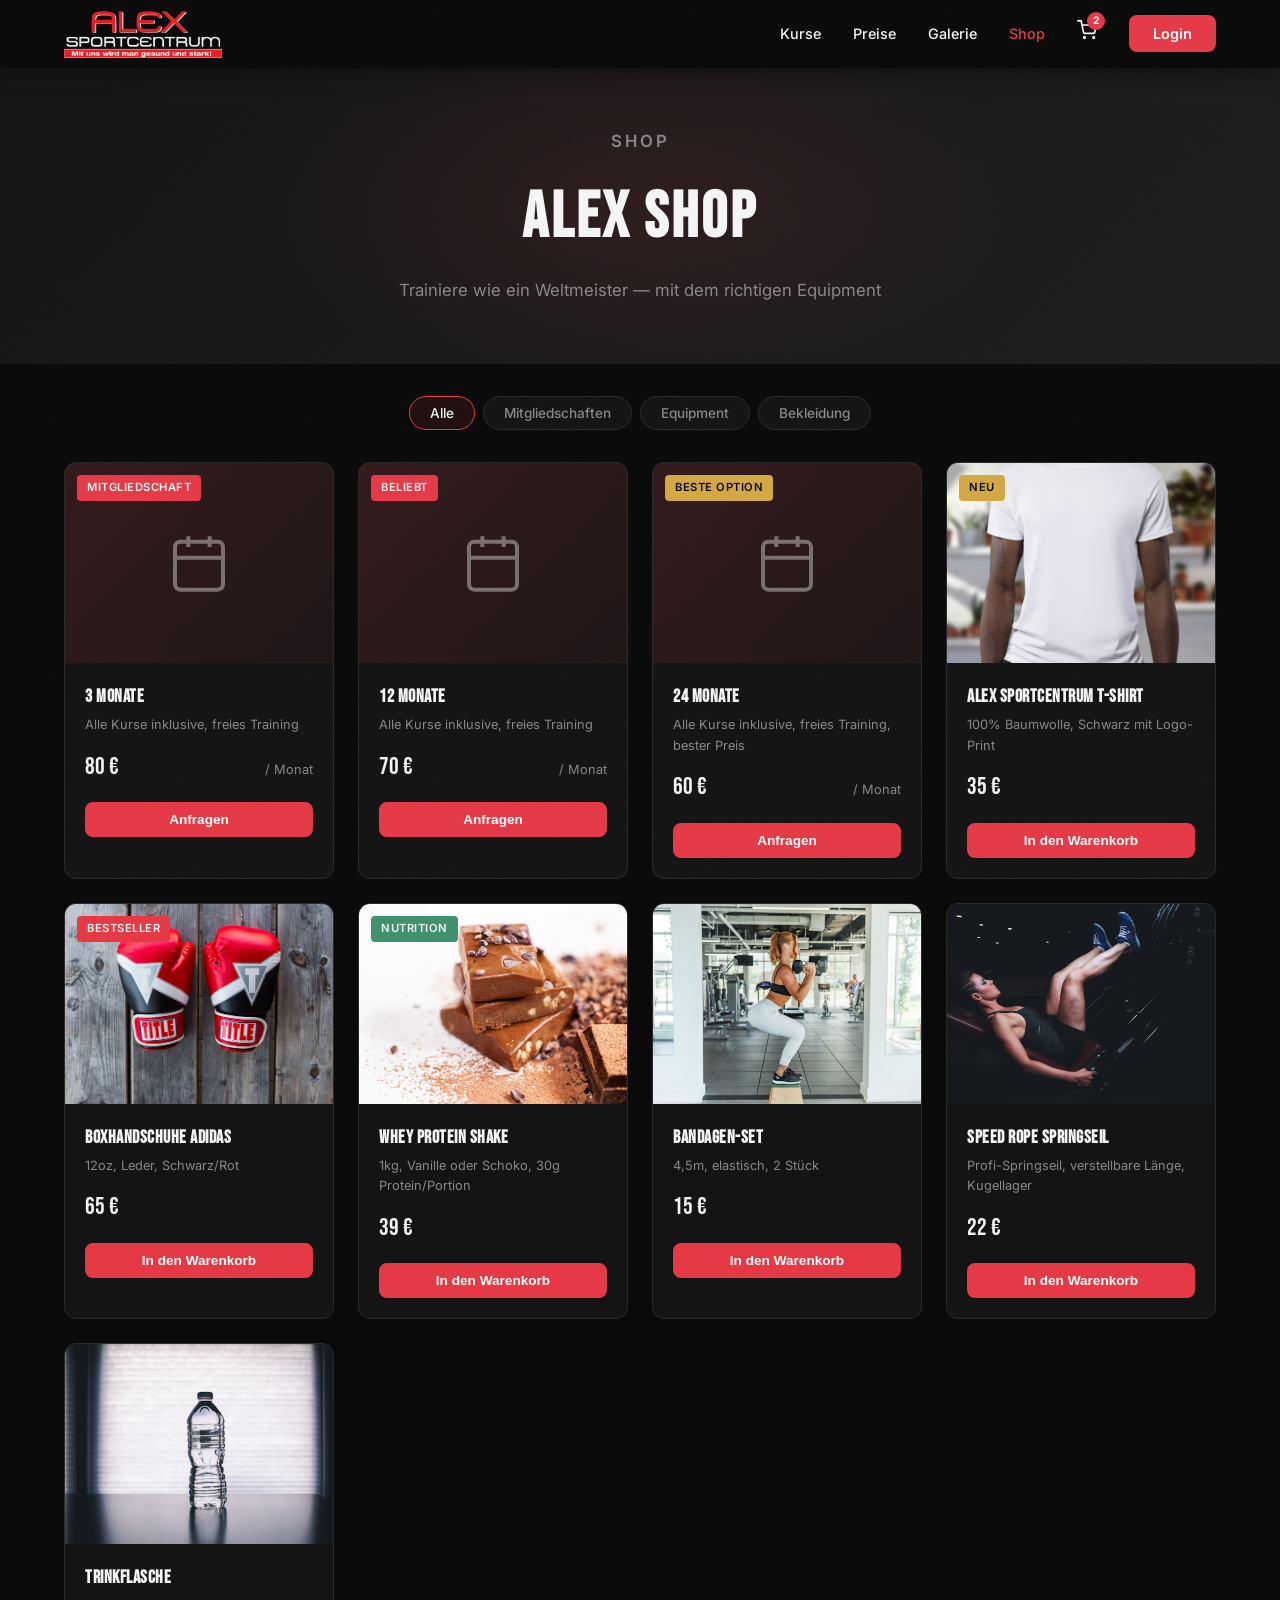
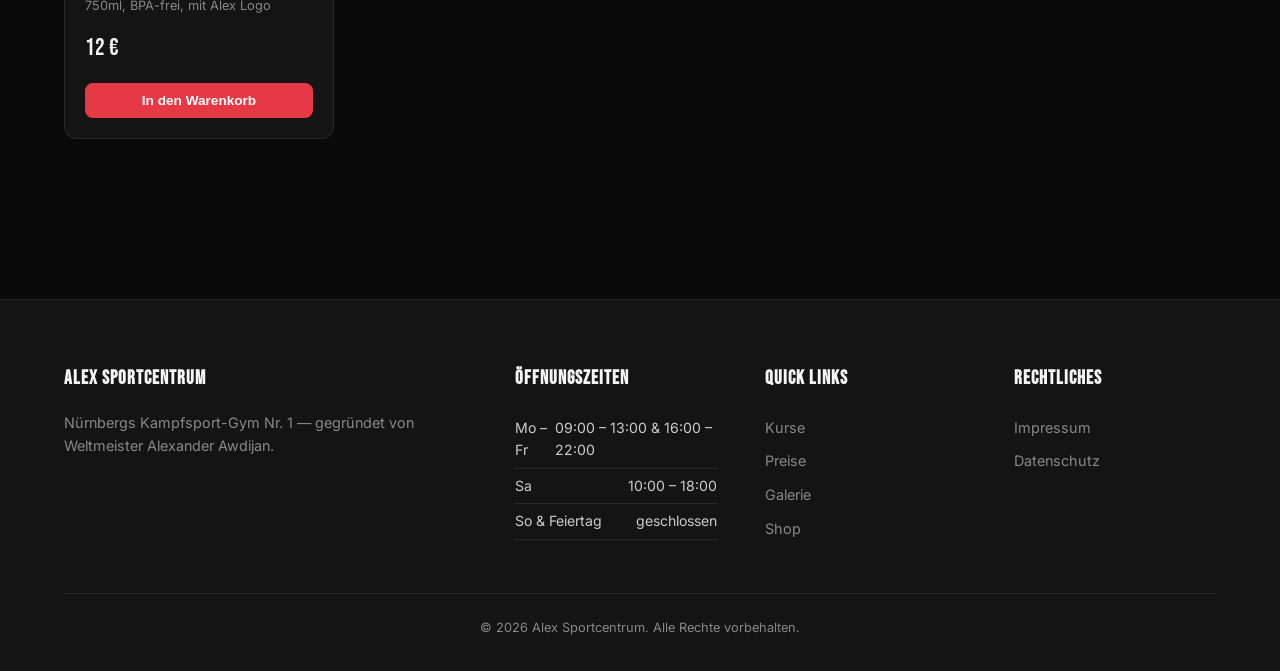
<file: store.html>
<!DOCTYPE html>
<html lang="de">
<head>
  <meta charset="UTF-8">
  <meta name="viewport" content="width=device-width, initial-scale=1.0">
  <title>Shop — Alex Sportcentrum</title>
  <meta name="description" content="Alex Sportcentrum Shop: Mitgliedschaften, Equipment und Bekleidung. Trainiere wie ein Weltmeister — mit dem richtigen Equipment.">
  <link rel="icon" type="image/x-icon" href="assets/favicon.ico">
  <link rel="stylesheet" href="css/style.css">
  <link rel="preconnect" href="https://fonts.googleapis.com">
  <link rel="preconnect" href="https://fonts.gstatic.com" crossorigin>
  <link href="https://fonts.googleapis.com/css2?family=Bebas+Neue&family=Inter:wght@400;500;600;700&display=swap" rel="stylesheet">
</head>
<body>

  <!-- Navigation -->
  <nav class="navbar scrolled">
    <div class="nav-container">
      <a href="index.html" class="nav-logo">
        <img src="assets/logo.png" alt="Alex Sportcentrum Logo" onerror="this.style.display='none'; this.nextElementSibling.style.display='flex';">
        <span class="logo-text" style="display:none;">ALEX<br>SPORTCENTRUM</span>
      </a>
      <ul class="nav-menu" id="nav-menu">
        <li><a href="index.html#kurse" class="nav-link">Kurse</a></li>
        <li><a href="index.html#preise" class="nav-link">Preise</a></li>
        <li><a href="galerie.html" class="nav-link">Galerie</a></li>
        <li><a href="store.html" class="nav-link" style="color:var(--red);">Shop</a></li>
        <li>
          <a href="#" class="nav-link cart-badge" id="cart-icon" style="display:inline-flex; align-items:center; gap:4px;">
            <svg width="20" height="20" viewBox="0 0 24 24" fill="none" stroke="currentColor" stroke-width="2" stroke-linecap="round"><circle cx="9" cy="21" r="1"/><circle cx="20" cy="21" r="1"/><path d="M1 1h4l2.68 13.39a2 2 0 002 1.61h9.72a2 2 0 002-1.61L23 6H6"/></svg>
            <span class="badge-count" id="cart-count">2</span>
          </a>
        </li>
        <li><a href="login.html" class="nav-link nav-cta">Login</a></li>
      </ul>
      <button class="burger" id="burger" aria-label="Menü öffnen">
        <span></span><span></span><span></span>
      </button>
    </div>
  </nav>

  <!-- Store Hero -->
  <section class="store-hero">
    <div class="container">
      <p class="section-tag">Shop</p>
      <h1>ALEX SHOP</h1>
      <p>Trainiere wie ein Weltmeister — mit dem richtigen Equipment</p>
    </div>
  </section>

  <!-- Store Content -->
  <section class="section" style="padding-top:0;">
    <div class="container">

      <!-- Category Filter -->
      <div class="store-filter">
        <button class="filter-btn active" data-category="alle">Alle</button>
        <button class="filter-btn" data-category="mitgliedschaft">Mitgliedschaften</button>
        <button class="filter-btn" data-category="equipment">Equipment</button>
        <button class="filter-btn" data-category="bekleidung">Bekleidung</button>
      </div>

      <!-- Product Grid -->
      <div class="store-grid">

        <!-- Membership: 3 Monate -->
        <div class="product-card membership" data-category="mitgliedschaft">
          <div class="product-image">
            <span class="product-tag" style="background:var(--red); color:var(--white);">Mitgliedschaft</span>
            <svg viewBox="0 0 24 24" fill="none" stroke="currentColor" stroke-width="1.5"><rect x="3" y="4" width="18" height="18" rx="2"/><path d="M16 2v4M8 2v4M3 10h18"/></svg>
          </div>
          <div class="product-info">
            <h3>3 Monate</h3>
            <p class="product-desc">Alle Kurse inklusive, freies Training</p>
            <div class="product-price">
              <span class="price">80 €</span>
              <span class="price-sub">/ Monat</span>
            </div>
            <button class="btn btn-outline btn-small" onclick="addToCart(this)">Anfragen</button>
          </div>
        </div>

        <!-- Membership: 12 Monate -->
        <div class="product-card membership" data-category="mitgliedschaft">
          <div class="product-image">
            <span class="product-tag" style="background:var(--red); color:var(--white);">Beliebt</span>
            <svg viewBox="0 0 24 24" fill="none" stroke="currentColor" stroke-width="1.5"><rect x="3" y="4" width="18" height="18" rx="2"/><path d="M16 2v4M8 2v4M3 10h18"/></svg>
          </div>
          <div class="product-info">
            <h3>12 Monate</h3>
            <p class="product-desc">Alle Kurse inklusive, freies Training</p>
            <div class="product-price">
              <span class="price">70 €</span>
              <span class="price-sub">/ Monat</span>
            </div>
            <button class="btn btn-outline btn-small" onclick="addToCart(this)">Anfragen</button>
          </div>
        </div>

        <!-- Membership: 24 Monate -->
        <div class="product-card membership" data-category="mitgliedschaft">
          <div class="product-image">
            <span class="product-tag" style="background:var(--gold); color:var(--black);">Beste Option</span>
            <svg viewBox="0 0 24 24" fill="none" stroke="currentColor" stroke-width="1.5"><rect x="3" y="4" width="18" height="18" rx="2"/><path d="M16 2v4M8 2v4M3 10h18"/></svg>
          </div>
          <div class="product-info">
            <h3>24 Monate</h3>
            <p class="product-desc">Alle Kurse inklusive, freies Training, bester Preis</p>
            <div class="product-price">
              <span class="price">60 €</span>
              <span class="price-sub">/ Monat</span>
            </div>
            <button class="btn btn-primary btn-small" onclick="addToCart(this)">Anfragen</button>
          </div>
        </div>

        <!-- Product: T-Shirt -->
        <div class="product-card bekleidung" data-category="bekleidung">
          <div class="product-image">
            <span class="product-tag" style="background:var(--gold); color:var(--black);">Neu</span>
            <img src="assets/store/tshirt.jpg" alt="Alex Sportcentrum T-Shirt" loading="lazy">
          </div>
          <div class="product-info">
            <h3>Alex Sportcentrum T-Shirt</h3>
            <p class="product-desc">100% Baumwolle, Schwarz mit Logo-Print</p>
            <div class="product-price">
              <span class="price">35 €</span>
            </div>
            <button class="btn btn-outline btn-small" onclick="addToCart(this)">In den Warenkorb</button>
          </div>
        </div>

        <!-- Product: Boxhandschuhe -->
        <div class="product-card equipment" data-category="equipment">
          <div class="product-image">
            <span class="product-tag" style="background:var(--red); color:var(--white);">Bestseller</span>
            <img src="assets/store/boxhandschuhe.jpg" alt="Boxhandschuhe Adidas" loading="lazy">
          </div>
          <div class="product-info">
            <h3>Boxhandschuhe Adidas</h3>
            <p class="product-desc">12oz, Leder, Schwarz/Rot</p>
            <div class="product-price">
              <span class="price">65 €</span>
            </div>
            <button class="btn btn-outline btn-small" onclick="addToCart(this)">In den Warenkorb</button>
          </div>
        </div>

        <!-- Product: Protein Shake -->
        <div class="product-card equipment" data-category="equipment">
          <div class="product-image">
            <span class="product-tag" style="background:var(--green-light); color:var(--white);">Nutrition</span>
            <img src="assets/store/protein-shake.jpg" alt="Protein Shake" loading="lazy">
          </div>
          <div class="product-info">
            <h3>Whey Protein Shake</h3>
            <p class="product-desc">1kg, Vanille oder Schoko, 30g Protein/Portion</p>
            <div class="product-price">
              <span class="price">39 €</span>
            </div>
            <button class="btn btn-outline btn-small" onclick="addToCart(this)">In den Warenkorb</button>
          </div>
        </div>

        <!-- Product: Bandagen -->
        <div class="product-card equipment" data-category="equipment">
          <div class="product-image">
            <img src="assets/store/bandagen.jpg" alt="Bandagen-Set" loading="lazy">
          </div>
          <div class="product-info">
            <h3>Bandagen-Set</h3>
            <p class="product-desc">4,5m, elastisch, 2 Stück</p>
            <div class="product-price">
              <span class="price">15 €</span>
            </div>
            <button class="btn btn-outline btn-small" onclick="addToCart(this)">In den Warenkorb</button>
          </div>
        </div>

        <!-- Product: Springseil -->
        <div class="product-card equipment" data-category="equipment">
          <div class="product-image">
            <img src="assets/store/springseil.jpg" alt="Speed Rope Springseil" loading="lazy">
          </div>
          <div class="product-info">
            <h3>Speed Rope Springseil</h3>
            <p class="product-desc">Profi-Springseil, verstellbare Länge, Kugellager</p>
            <div class="product-price">
              <span class="price">22 €</span>
            </div>
            <button class="btn btn-outline btn-small" onclick="addToCart(this)">In den Warenkorb</button>
          </div>
        </div>

        <!-- Product: Trinkflasche -->
        <div class="product-card bekleidung" data-category="bekleidung">
          <div class="product-image">
            <img src="assets/store/trinkflasche.jpg" alt="Trinkflasche Alex Sportcentrum" loading="lazy">
          </div>
          <div class="product-info">
            <h3>Trinkflasche</h3>
            <p class="product-desc">750ml, BPA-frei, mit Alex Logo</p>
            <div class="product-price">
              <span class="price">12 €</span>
            </div>
            <button class="btn btn-outline btn-small" onclick="addToCart(this)">In den Warenkorb</button>
          </div>
        </div>

      </div>
    </div>
  </section>

  <!-- Footer -->
  <footer class="footer">
    <div class="container">
      <div class="footer-grid">
        <div class="footer-col">
          <h4>Alex Sportcentrum</h4>
          <p>Nürnbergs Kampfsport-Gym Nr. 1 — gegründet von Weltmeister Alexander Awdijan.</p>
        </div>
        <div class="footer-col">
          <h4>Öffnungszeiten</h4>
          <ul class="footer-hours">
            <li><span>Mo – Fr</span><span>09:00 – 13:00 &amp; 16:00 – 22:00</span></li>
            <li><span>Sa</span><span>10:00 – 18:00</span></li>
            <li><span>So &amp; Feiertag</span><span>geschlossen</span></li>
          </ul>
        </div>
        <div class="footer-col">
          <h4>Quick Links</h4>
          <ul class="footer-links">
            <li><a href="index.html#kurse">Kurse</a></li>
            <li><a href="index.html#preise">Preise</a></li>
            <li><a href="galerie.html">Galerie</a></li>
            <li><a href="store.html">Shop</a></li>
          </ul>
        </div>
        <div class="footer-col">
          <h4>Rechtliches</h4>
          <ul class="footer-links">
            <li><a href="impressum.html">Impressum</a></li>
            <li><a href="datenschutz.html">Datenschutz</a></li>
          </ul>
        </div>
      </div>
      <div class="footer-bottom">
        <p>&copy; 2026 Alex Sportcentrum. Alle Rechte vorbehalten.</p>
      </div>
    </div>
  </footer>

  <script>
    // Burger menu
    const burger = document.getElementById('burger');
    const navMenu = document.getElementById('nav-menu');
    burger.addEventListener('click', () => {
      burger.classList.toggle('active');
      navMenu.classList.toggle('active');
      document.body.style.overflow = navMenu.classList.contains('active') ? 'hidden' : '';
    });
    navMenu.querySelectorAll('.nav-link').forEach(link => {
      link.addEventListener('click', () => {
        burger.classList.remove('active');
        navMenu.classList.remove('active');
        document.body.style.overflow = '';
      });
    });

    // Category filter
    let cartCount = 2;
    document.querySelectorAll('.filter-btn').forEach(btn => {
      btn.addEventListener('click', () => {
        document.querySelectorAll('.filter-btn').forEach(b => b.classList.remove('active'));
        btn.classList.add('active');
        const cat = btn.dataset.category;
        document.querySelectorAll('.product-card').forEach(card => {
          if (cat === 'alle' || card.dataset.category === cat) {
            card.style.display = '';
          } else {
            card.style.display = 'none';
          }
        });
      });
    });

    // Add to cart animation
    function addToCart(btn) {
      cartCount++;
      const badge = document.getElementById('cart-count');
      badge.textContent = cartCount;
      badge.style.transform = 'scale(1.4)';
      setTimeout(() => { badge.style.transform = 'scale(1)'; }, 200);
      btn.textContent = 'Hinzugefügt!';
      btn.style.borderColor = 'var(--green-light)';
      btn.style.color = 'var(--green-light)';
      setTimeout(() => {
        btn.textContent = 'In den Warenkorb';
        btn.style.borderColor = '';
        btn.style.color = '';
      }, 1500);
    }
  </script>
</body>
</html>
</file>
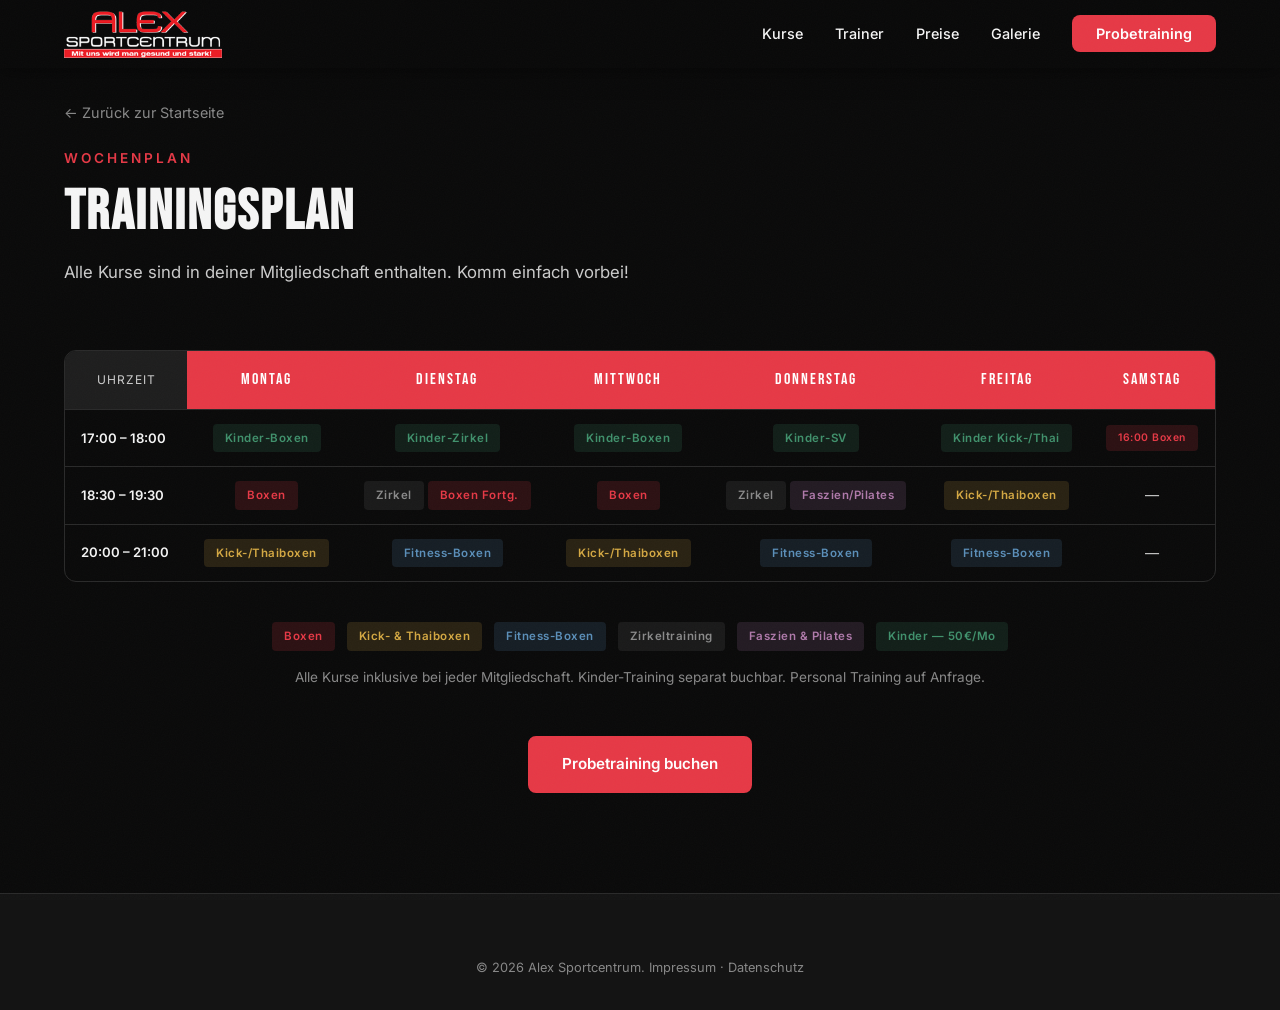
<file: trainingsplan.html>
<!DOCTYPE html>
<html lang="de">
<head>
  <meta charset="UTF-8">
  <meta name="viewport" content="width=device-width, initial-scale=1.0">
  <title>Trainingsplan — Alex Sportcentrum Nürnberg</title>
  <meta name="description" content="Trainingsplan Alex Sportcentrum: Boxen, Kick- & Thaiboxen, Fitness-Boxen, Zirkeltraining, Faszien & Pilates. Kinder-Training Mo-Fr 17-18 Uhr.">
  <link rel="stylesheet" href="css/style.css">
  <link rel="preconnect" href="https://fonts.googleapis.com">
  <link rel="preconnect" href="https://fonts.gstatic.com" crossorigin>
  <link href="https://fonts.googleapis.com/css2?family=Bebas+Neue&family=Inter:wght@400;500;600;700&display=swap" rel="stylesheet">
  <style>
    .plan-page { padding-top: 100px; }
    .back-link { display: inline-flex; align-items: center; gap: 8px; color: var(--gray); font-size: 0.9rem; margin-bottom: 24px; transition: var(--transition); }
    .back-link:hover { color: var(--white); }
    .plan-table-wrap { overflow-x: auto; margin-top: 48px; border-radius: var(--radius); border: 1px solid var(--dark-3); }
    .plan-table { width: 100%; border-collapse: collapse; min-width: 700px; }
    .plan-table th, .plan-table td { padding: 14px 16px; text-align: center; border-bottom: 1px solid var(--dark-3); font-size: 0.88rem; }
    .plan-table thead th { background: var(--red); color: var(--pure-white); font-family: var(--font-display); font-size: 1rem; letter-spacing: 2px; font-weight: 400; padding: 16px 12px; }
    .plan-table thead th:first-child { background: var(--dark-2); color: var(--light-gray); font-family: var(--font-body); font-size: 0.75rem; text-transform: uppercase; letter-spacing: 1px; }
    .plan-table td { color: var(--light-gray); }
    .plan-table td:first-child { text-align: left; font-weight: 600; white-space: nowrap; color: var(--white); font-size: 0.82rem; }
    .plan-table tbody tr { transition: var(--transition); }
    .plan-table tbody tr:hover { background: rgba(255, 255, 255, 0.02); }
    .plan-table tbody tr:last-child td { border-bottom: none; }
    .plan-tag { display: inline-block; font-size: 0.72rem; font-weight: 600; letter-spacing: 0.5px; padding: 5px 12px; border-radius: 4px; white-space: nowrap; }
    .tag-boxen { background: rgba(230, 57, 70, 0.15); color: var(--red); }
    .tag-kickboxen { background: rgba(212, 168, 67, 0.15); color: var(--gold); }
    .tag-fitness-boxen { background: rgba(91, 143, 185, 0.15); color: #5b8fb9; }
    .tag-zirkel { background: rgba(138, 138, 138, 0.12); color: #8a8a8a; }
    .tag-pilates { background: rgba(176, 122, 171, 0.15); color: #b07aab; }
    .tag-fitness { background: rgba(255, 255, 255, 0.06); color: var(--light-gray); }
    .tag-kinder { background: rgba(64, 145, 108, 0.15); color: var(--green-light); }
    .plan-empty { color: var(--dark-3); }

    /* Mobile: Table to cards */
    @media (max-width: 768px) {
      .plan-page { padding-top: 80px; }
      .plan-table-wrap { border: none; border-radius: 0; overflow: visible; margin-top: 32px; }
      .plan-table { min-width: 0; }
      .plan-table, .plan-table thead, .plan-table tbody, .plan-table tr, .plan-table th, .plan-table td { display: block; }
      .plan-table thead { display: none; }
      .plan-table tbody tr { margin-bottom: 12px; border-radius: var(--radius); border: 1px solid var(--dark-3); overflow: hidden; background: var(--dark); }
      .plan-table th, .plan-table td { border: none; }
      .plan-table td:first-child { background: var(--red); color: var(--pure-white); font-family: var(--font-display); font-size: 1rem; letter-spacing: 2px; padding: 10px 16px; text-align: left; white-space: normal; }
      .plan-table td:not(:first-child) { text-align: left; padding: 8px 16px 8px 50px; position: relative; border-bottom: 1px solid var(--dark-3); }
      .plan-table tbody tr td:last-child { border-bottom: none; }
      .plan-table td:nth-child(2)::before { content: 'MO'; }
      .plan-table td:nth-child(3)::before { content: 'DI'; }
      .plan-table td:nth-child(4)::before { content: 'MI'; }
      .plan-table td:nth-child(5)::before { content: 'DO'; }
      .plan-table td:nth-child(6)::before { content: 'FR'; }
      .plan-table td:nth-child(7)::before { content: 'SA'; }
      .plan-table td:not(:first-child)::before { position: absolute; left: 14px; top: 50%; transform: translateY(-50%); font-size: 0.65rem; font-weight: 700; letter-spacing: 1px; color: var(--gray); }
      .plan-table td.plan-empty { display: none; }
    }

    @media (max-width: 480px) {
      .plan-table td:not(:first-child) { padding-left: 44px; }
      .plan-tag { font-size: 0.68rem; padding: 4px 10px; }
    }
  </style>
</head>
<body>

  <!-- Navigation -->
  <nav class="navbar scrolled">
    <div class="nav-container">
      <a href="index.html" class="nav-logo">
        <img src="assets/logo.png" alt="Alex Sportcentrum Logo" onerror="this.style.display='none'; this.nextElementSibling.style.display='flex';">
        <span class="logo-text" style="display:none;">ALEX<br>SPORTCENTRUM</span>
      </a>
      <ul class="nav-menu" id="nav-menu">
        <li><a href="index.html#kurse" class="nav-link">Kurse</a></li>
        <li><a href="index.html#trainer" class="nav-link">Trainer</a></li>
        <li><a href="index.html#preise" class="nav-link">Preise</a></li>
        <li><a href="galerie.html" class="nav-link">Galerie</a></li>
        <li><a href="index.html#kontakt" class="nav-link nav-cta">Probetraining</a></li>
      </ul>
      <button class="burger" id="burger" aria-label="Menü öffnen">
        <span></span><span></span><span></span>
      </button>
    </div>
  </nav>

  <section class="section plan-page">
    <div class="container">
      <a href="index.html" class="back-link">&larr; Zurück zur Startseite</a>
      <div class="section-header" style="text-align:left;">
        <p class="section-tag">Wochenplan</p>
        <h2>Trainingsplan</h2>
        <p class="section-desc" style="margin:0;">Alle Kurse sind in deiner Mitgliedschaft enthalten. Komm einfach vorbei!</p>
      </div>

      <div class="plan-table-wrap">
        <table class="plan-table">
          <thead>
            <tr>
              <th>Uhrzeit</th>
              <th>Montag</th>
              <th>Dienstag</th>
              <th>Mittwoch</th>
              <th>Donnerstag</th>
              <th>Freitag</th>
              <th>Samstag</th>
            </tr>
          </thead>
          <tbody>
            <tr>
              <td>17:00 – 18:00</td>
              <td><span class="plan-tag tag-kinder">Kinder-Boxen</span></td>
              <td><span class="plan-tag tag-kinder">Kinder-Zirkel</span></td>
              <td><span class="plan-tag tag-kinder">Kinder-Boxen</span></td>
              <td><span class="plan-tag tag-kinder">Kinder-SV</span></td>
              <td><span class="plan-tag tag-kinder">Kinder Kick-/Thai</span></td>
              <td><span class="plan-tag tag-boxen" style="font-size:0.65rem;">16:00 Boxen</span></td>
            </tr>
            <tr>
              <td>18:30 – 19:30</td>
              <td><span class="plan-tag tag-boxen">Boxen</span></td>
              <td><span class="plan-tag tag-zirkel">Zirkel</span> <span class="plan-tag tag-boxen">Boxen Fortg.</span></td>
              <td><span class="plan-tag tag-boxen">Boxen</span></td>
              <td><span class="plan-tag tag-zirkel">Zirkel</span> <span class="plan-tag tag-pilates">Faszien/Pilates</span></td>
              <td><span class="plan-tag tag-kickboxen">Kick-/Thaiboxen</span></td>
              <td class="plan-empty">—</td>
            </tr>
            <tr>
              <td>20:00 – 21:00</td>
              <td><span class="plan-tag tag-kickboxen">Kick-/Thaiboxen</span></td>
              <td><span class="plan-tag tag-fitness-boxen">Fitness-Boxen</span></td>
              <td><span class="plan-tag tag-kickboxen">Kick-/Thaiboxen</span></td>
              <td><span class="plan-tag tag-fitness-boxen">Fitness-Boxen</span></td>
              <td><span class="plan-tag tag-fitness-boxen">Fitness-Boxen</span></td>
              <td class="plan-empty">—</td>
            </tr>
          </tbody>
        </table>
      </div>

      <div style="margin-top:40px; display:flex; flex-wrap:wrap; gap:12px; justify-content:center;">
        <span class="plan-tag tag-boxen">Boxen</span>
        <span class="plan-tag tag-kickboxen">Kick- &amp; Thaiboxen</span>
        <span class="plan-tag tag-fitness-boxen">Fitness-Boxen</span>
        <span class="plan-tag tag-zirkel">Zirkeltraining</span>
        <span class="plan-tag tag-pilates">Faszien &amp; Pilates</span>
        <span class="plan-tag tag-kinder">Kinder — 50€/Mo</span>
      </div>

      <p style="text-align:center; margin-top:16px; font-size:0.85rem; color:var(--gray);">Alle Kurse inklusive bei jeder Mitgliedschaft. Kinder-Training separat buchbar. Personal Training auf Anfrage.</p>

      <div style="margin-top:48px; text-align:center;">
        <a href="index.html#kontakt" class="btn btn-primary">Probetraining buchen</a>
      </div>
    </div>
  </section>

  <footer class="footer">
    <div class="container">
      <div class="footer-bottom" style="border:none; padding:0;">
        <p>&copy; 2026 Alex Sportcentrum. <a href="impressum.html" style="color:var(--gray);">Impressum</a> · <a href="datenschutz.html" style="color:var(--gray);">Datenschutz</a></p>
      </div>
    </div>
  </footer>

  <script src="js/main.js"></script>
</body>
</html>
</file>
<file: css/style.css>
/* ========================================
   Alex Sportcentrum — Style Sheet
   ======================================== */

/* --- Reset & Base --- */
*, *::before, *::after {
  margin: 0;
  padding: 0;
  box-sizing: border-box;
}

:root {
  --black: #0a0a0a;
  --dark: #141414;
  --dark-2: #1e1e1e;
  --dark-3: #2a2a2a;
  --gray: #888;
  --light-gray: #ccc;
  --white: #f5f5f5;
  --pure-white: #fff;
  --red: #e63946;
  --red-dark: #c1121f;
  --gold: #d4a843;
  --gold-light: #f0d68a;
  --green: #2d6a4f;
  --green-light: #40916c;
  --font-display: 'Bebas Neue', sans-serif;
  --font-body: 'Inter', system-ui, sans-serif;
  --max-width: 1200px;
  --radius: 12px;
  --radius-sm: 8px;
  --shadow: 0 4px 24px rgba(0, 0, 0, 0.3);
  --shadow-lg: 0 12px 48px rgba(0, 0, 0, 0.5);
  --transition: 0.3s ease;
}

html {
  scroll-behavior: smooth;
  font-size: 16px;
}

body {
  font-family: var(--font-body);
  background: var(--black);
  color: var(--white);
  line-height: 1.6;
  overflow-x: hidden;
  -webkit-font-smoothing: antialiased;
}

a {
  color: inherit;
  text-decoration: none;
}

img {
  max-width: 100%;
  height: auto;
  display: block;
}

ul {
  list-style: none;
}

.container {
  max-width: var(--max-width);
  margin: 0 auto;
  padding: 0 24px;
}

.section {
  padding: 100px 0;
  position: relative;
}

/* Subtle glow divider between sections */
.section + .section::before {
  content: '';
  position: absolute;
  top: 0;
  left: 50%;
  transform: translateX(-50%);
  width: 60%;
  max-width: 400px;
  height: 1px;
  background: radial-gradient(ellipse, rgba(230, 57, 70, 0.3), transparent 70%);
}

.section-header {
  text-align: center;
  margin-bottom: 64px;
}

.section-tag {
  font-size: 0.85rem;
  font-weight: 600;
  text-transform: uppercase;
  letter-spacing: 3px;
  color: var(--red);
  margin-bottom: 12px;
}

.section-header h2 {
  font-family: var(--font-display);
  font-size: clamp(2.2rem, 5vw, 3.5rem);
  letter-spacing: 2px;
  line-height: 1.1;
  margin-bottom: 16px;
}

.section-desc {
  font-size: 1.05rem;
  color: var(--light-gray);
  max-width: 600px;
  margin: 0 auto;
}

/* --- Buttons --- */
.btn {
  display: inline-flex;
  align-items: center;
  justify-content: center;
  padding: 14px 32px;
  border-radius: var(--radius-sm);
  font-weight: 600;
  font-size: 0.95rem;
  border: 2px solid transparent;
  cursor: pointer;
  transition: var(--transition);
  white-space: nowrap;
  position: relative;
  overflow: hidden;
}

.btn-primary {
  background: var(--red);
  color: var(--pure-white);
  border-color: var(--red);
  z-index: 1;
}

.btn-primary::before {
  content: '';
  position: absolute;
  inset: 0;
  background: linear-gradient(135deg, var(--red-dark), #a8101e);
  transform: translateX(-100%);
  transition: transform 0.4s ease;
  z-index: -1;
}

.btn-primary:hover::before {
  transform: translateX(0);
}

.btn-primary:hover {
  border-color: var(--red-dark);
  transform: translateY(-2px);
  box-shadow: 0 6px 20px rgba(230, 57, 70, 0.4);
}

.btn-outline {
  background: transparent;
  color: var(--white);
  border-color: rgba(255, 255, 255, 0.3);
}
.btn-outline:hover {
  border-color: var(--white);
  background: rgba(255, 255, 255, 0.05);
}

.btn-outline-dark {
  background: transparent;
  color: var(--white);
  border-color: var(--dark-3);
}
.btn-outline-dark:hover {
  border-color: var(--white);
}

.btn-secondary {
  background: var(--dark-2);
  color: var(--white);
  border-color: var(--dark-3);
}
.btn-secondary:hover {
  background: var(--dark-3);
  transform: translateY(-2px);
}

.btn-gold {
  background: linear-gradient(135deg, var(--gold), var(--gold-light));
  color: var(--black);
  border-color: var(--gold);
  font-weight: 700;
}
.btn-gold:hover {
  transform: translateY(-2px);
  box-shadow: 0 6px 20px rgba(212, 168, 67, 0.4);
}

.btn-small {
  padding: 8px 20px;
  font-size: 0.85rem;
  background: var(--red);
  color: var(--pure-white);
  border-color: var(--red);
}
.btn-small:hover {
  background: var(--red-dark);
}

.btn-full {
  width: 100%;
}

/* --- Navbar --- */
.navbar {
  position: fixed;
  top: 0;
  left: 0;
  right: 0;
  z-index: 1000;
  padding: 16px 0;
  transition: var(--transition);
}

.navbar.scrolled {
  background: rgba(10, 10, 10, 0.95);
  backdrop-filter: blur(12px);
  padding: 10px 0;
  box-shadow: 0 2px 20px rgba(0, 0, 0, 0.5);
}

.nav-container {
  max-width: var(--max-width);
  margin: 0 auto;
  padding: 0 24px;
  display: flex;
  align-items: center;
  justify-content: space-between;
}

.nav-logo img {
  height: 48px;
  width: auto;
}

.logo-text {
  font-family: var(--font-display);
  font-size: 1.2rem;
  line-height: 1.1;
  letter-spacing: 2px;
  align-items: center;
  color: var(--white);
}

.nav-menu {
  display: flex;
  align-items: center;
  gap: 32px;
}

.nav-link {
  font-size: 0.9rem;
  font-weight: 500;
  transition: var(--transition);
  position: relative;
}

.nav-link::after {
  content: '';
  position: absolute;
  bottom: -4px;
  left: 0;
  width: 0;
  height: 2px;
  background: var(--red);
  transition: var(--transition);
}

.nav-link:hover::after {
  width: 100%;
}

.nav-cta {
  background: var(--red);
  color: var(--pure-white) !important;
  padding: 10px 24px;
  border-radius: var(--radius-sm);
  font-weight: 600;
}

.nav-cta::after {
  display: none;
}

.nav-cta:hover {
  background: var(--red-dark);
  transform: translateY(-1px);
}

/* Burger */
.burger {
  display: none;
  flex-direction: column;
  gap: 5px;
  background: none;
  border: none;
  cursor: pointer;
  padding: 8px;
  z-index: 1001;
}

.burger span {
  display: block;
  width: 28px;
  height: 2px;
  background: var(--white);
  transition: var(--transition);
}

.burger.active span:nth-child(1) {
  transform: rotate(45deg) translate(5px, 5px);
}
.burger.active span:nth-child(2) {
  opacity: 0;
}
.burger.active span:nth-child(3) {
  transform: rotate(-45deg) translate(5px, -5px);
}

/* --- Hero --- */
.hero {
  position: relative;
  min-height: 100vh;
  display: flex;
  align-items: center;
  background: url('../assets/banner/hero-bg.jpg') center/cover no-repeat;
  background-color: var(--dark);
  overflow: hidden;
}

/* Hero entrance animations */
@keyframes hero-fade-up {
  from { opacity: 0; transform: translateY(30px); }
  to   { opacity: 1; transform: translateY(0); }
}

.hero-tag {
  animation: hero-fade-up 0.8s ease both;
  animation-delay: 0.2s;
}

.hero h1 {
  animation: hero-fade-up 0.8s ease both;
  animation-delay: 0.4s;
}

.hero-sub {
  animation: hero-fade-up 0.8s ease both;
  animation-delay: 0.6s;
}

.hero-buttons {
  animation: hero-fade-up 0.8s ease both;
  animation-delay: 0.8s;
}

.hero-stats {
  animation: hero-fade-up 0.8s ease both;
  animation-delay: 1s;
}

.hero-overlay {
  position: absolute;
  inset: 0;
  background: linear-gradient(
    135deg,
    rgba(10, 10, 10, 0.88) 0%,
    rgba(10, 10, 10, 0.55) 50%,
    rgba(10, 10, 10, 0.80) 100%
  );
}

.hero-content {
  position: relative;
  z-index: 1;
  max-width: var(--max-width);
  margin: 0 auto;
  padding: 120px 24px 80px;
}

.hero-tag {
  font-size: 0.85rem;
  font-weight: 600;
  text-transform: uppercase;
  letter-spacing: 4px;
  color: var(--red);
  margin-bottom: 20px;
}

.hero h1 {
  font-family: var(--font-display);
  font-size: clamp(3rem, 8vw, 6rem);
  line-height: 1;
  letter-spacing: 3px;
  margin-bottom: 24px;
}

.hero-sub {
  font-size: 1.15rem;
  color: var(--light-gray);
  max-width: 560px;
  margin-bottom: 40px;
  line-height: 1.7;
}

.hero-buttons {
  display: flex;
  gap: 16px;
  flex-wrap: wrap;
  margin-bottom: 64px;
}

.hero-stats {
  display: flex;
  gap: 32px;
  flex-wrap: wrap;
}

.stat {
  display: flex;
  flex-direction: column;
  padding: 16px 24px;
  background: rgba(255, 255, 255, 0.06);
  border: 1px solid rgba(255, 255, 255, 0.08);
  border-radius: var(--radius-sm);
  backdrop-filter: blur(8px);
  -webkit-backdrop-filter: blur(8px);
  min-width: 120px;
  transition: var(--transition);
}

.stat:hover {
  background: rgba(255, 255, 255, 0.1);
  border-color: rgba(230, 57, 70, 0.3);
  transform: translateY(-2px);
}

.stat-number {
  font-family: var(--font-display);
  font-size: 2.2rem;
  letter-spacing: 1px;
  color: var(--pure-white);
}

.stat-label {
  font-size: 0.75rem;
  color: var(--light-gray);
  text-transform: uppercase;
  letter-spacing: 1px;
  margin-top: 2px;
}

/* Scroll hint arrow */
@keyframes scroll-bounce {
  0%, 100% { transform: translateY(0); opacity: 0.4; }
  50%      { transform: translateY(8px); opacity: 0.8; }
}

.scroll-hint {
  position: absolute;
  bottom: 32px;
  left: 50%;
  transform: translateX(-50%);
  animation: hero-fade-up 0.8s ease both;
  animation-delay: 1.4s;
}

.scroll-hint span {
  display: block;
  width: 20px;
  height: 20px;
  border-right: 2px solid var(--gray);
  border-bottom: 2px solid var(--gray);
  transform: rotate(45deg);
  animation: scroll-bounce 2s ease infinite;
}

/* --- Kinder Banner --- */
.kinder-banner {
  background: linear-gradient(90deg, var(--green), var(--green-light));
  padding: 20px 0;
}

.kinder-inner {
  display: flex;
  align-items: center;
  gap: 20px;
  flex-wrap: wrap;
}

.kinder-badge {
  background: var(--pure-white);
  color: var(--green);
  font-size: 0.75rem;
  font-weight: 700;
  padding: 4px 12px;
  border-radius: 100px;
  letter-spacing: 1px;
}

.kinder-text {
  flex: 1;
  min-width: 200px;
}

.kinder-text strong {
  display: block;
  font-size: 1rem;
  color: var(--pure-white);
}

.kinder-text span {
  font-size: 0.85rem;
  color: rgba(255, 255, 255, 0.85);
}

.kinder-banner .btn-small {
  background: var(--pure-white);
  color: var(--green);
  border-color: var(--pure-white);
}

.kinder-banner .btn-small:hover {
  background: rgba(255, 255, 255, 0.9);
}

/* --- Kursplan --- */
.kurse {
  background: var(--dark);
}

/* ============================================================
   DISCIPLINE CARDS — Kursplan Redesign
   ============================================================ */
.disc-grid {
  display: grid;
  grid-template-columns: repeat(3, 1fr);
  gap: 20px;
  margin-bottom: 48px;
}

.disc-card {
  background: var(--dark);
  border: 1px solid var(--dark-3);
  border-radius: var(--radius);
  padding: 24px;
  display: flex;
  gap: 16px;
  transition: var(--transition);
  cursor: pointer;
  border-left: 3px solid var(--dark-3);
  position: relative;
  overflow: hidden;
}

.disc-card::before {
  content: '';
  position: absolute;
  top: 0;
  left: 0;
  width: 3px;
  height: 100%;
}

.disc-card.disc-boxen   { border-left-color: var(--red);   background: rgba(230,57,70,0.08); }
.disc-card.disc-kick    { border-left-color: var(--gold);  background: rgba(212,168,67,0.08); }
.disc-card.disc-fitness { border-left-color: #5b8fb9;      background: rgba(91,143,185,0.08); }
.disc-card.disc-zirkel  { border-left-color: #8a8a8a;      background: rgba(138,138,138,0.08); }
.disc-card.disc-pilates { border-left-color: #b07aab;      background: rgba(176,122,171,0.08); }
.disc-card.disc-kinder  { border-left-color: var(--green-light); background: rgba(64,145,108,0.08); }

.disc-card.disc-boxen::before   { background: var(--red); }
.disc-card.disc-kick::before    { background: var(--gold); }
.disc-card.disc-fitness::before { background: #5b8fb9; }
.disc-card.disc-zirkel::before  { background: #8a8a8a; }
.disc-card.disc-pilates::before { background: #b07aab; }
.disc-card.disc-kinder::before  { background: var(--green-light); }

.disc-card:hover {
  transform: translateY(-3px);
  box-shadow: var(--shadow);
  border-color: rgba(255,255,255,0.08);
}

.disc-icon-wrap {
  width: 52px;
  height: 52px;
  border-radius: var(--radius-sm);
  display: flex;
  align-items: center;
  justify-content: center;
  flex-shrink: 0;
}

.disc-card-body {
  flex: 1;
  min-width: 0;
}

.disc-card-body h3 {
  font-family: var(--font-display);
  font-size: 1.15rem;
  color: var(--white);
  letter-spacing: 0.5px;
  margin-bottom: 2px;
}

.disc-desc {
  font-size: 0.8rem;
  color: var(--gray);
  margin-bottom: 10px;
}

.disc-meta {
  display: flex;
  gap: 16px;
  margin-bottom: 10px;
}

.disc-trainer,
.disc-times {
  display: inline-flex;
  align-items: center;
  gap: 5px;
  font-size: 0.75rem;
  color: var(--light-gray);
}

.disc-trainer svg,
.disc-times svg {
  opacity: 0.6;
}

.disc-schedule {
  display: flex;
  flex-wrap: wrap;
  gap: 6px;
}

.disc-schedule span {
  padding: 3px 8px;
  background: var(--dark-2);
  border-radius: 4px;
  font-size: 0.7rem;
  color: var(--light-gray);
  font-weight: 500;
}

.disc-badge {
  position: absolute;
  top: 12px;
  right: 12px;
  padding: 3px 10px;
  background: rgba(64,145,108,0.15);
  color: var(--green-light);
  border-radius: 4px;
  font-size: 0.7rem;
  font-weight: 600;
}

/* Compact Week Plan */
.week-plan {
  background: var(--dark);
  border: 1px solid var(--dark-3);
  border-radius: var(--radius);
  padding: 28px;
  margin-bottom: 24px;
}

.week-plan-title {
  font-family: var(--font-display);
  font-size: 1.2rem;
  color: var(--white);
  letter-spacing: 0.5px;
  margin-bottom: 20px;
  text-align: center;
}

.week-plan-grid {
  display: grid;
  grid-template-columns: repeat(6, 1fr);
  gap: 12px;
}

.week-day-name {
  font-family: var(--font-display);
  font-size: 1rem;
  color: var(--white);
  letter-spacing: 1px;
  text-align: center;
  padding: 8px;
  background: var(--dark-2);
  border-radius: var(--radius-sm) var(--radius-sm) 0 0;
  margin-bottom: 4px;
}

.week-slot {
  display: flex;
  flex-direction: column;
  padding: 8px 10px;
  border-left: 3px solid transparent;
  background: var(--dark-2);
  border-radius: 4px;
  margin-bottom: 4px;
  cursor: pointer;
  transition: var(--transition);
}

.week-slot:hover {
  background: rgba(255,255,255,0.06);
}

.ws-time {
  font-family: var(--font-display);
  font-size: 0.85rem;
  color: var(--white);
  letter-spacing: 0.5px;
}

.ws-name {
  font-size: 0.72rem;
  color: var(--light-gray);
  margin-top: 1px;
}

/* Reuse discipline colors for week-slot borders */
.week-slot.kp-boxen   { border-left-color: var(--red); }
.week-slot.kp-kick    { border-left-color: var(--gold); }
.week-slot.kp-fitness { border-left-color: #5b8fb9; }
.week-slot.kp-zirkel  { border-left-color: #8a8a8a; }
.week-slot.kp-pilates { border-left-color: #b07aab; }
.week-slot.kp-kinder  { border-left-color: var(--green-light); }

@media (max-width: 1024px) {
  .disc-grid {
    grid-template-columns: repeat(2, 1fr);
  }
}

@media (max-width: 768px) {
  .disc-grid {
    grid-template-columns: 1fr;
    gap: 12px;
  }

  .disc-card {
    padding: 18px;
  }

  .week-plan-grid {
    grid-template-columns: repeat(3, 1fr);
  }
}

@media (max-width: 480px) {
  .week-plan-grid {
    grid-template-columns: repeat(2, 1fr);
  }

  .week-plan {
    padding: 16px;
  }
}

/* Kursplan Table with Tiles (legacy — trainingsplan.html) */
.kursplan-wrap {
  overflow-x: auto;
  -webkit-overflow-scrolling: touch;
  border-radius: var(--radius);
  border: 1px solid var(--dark-3);
}

.kursplan {
  width: 100%;
  border-collapse: collapse;
  min-width: 860px;
  table-layout: fixed;
}

.kursplan th,
.kursplan td {
  border-bottom: 1px solid var(--dark-3);
  border-right: 1px solid var(--dark-3);
  vertical-align: top;
  padding: 0;
}

.kursplan th:last-child,
.kursplan td:last-child {
  border-right: none;
}

.kursplan tbody tr:last-child td {
  border-bottom: none;
}

.kursplan thead th {
  background: var(--red);
  color: var(--pure-white);
  font-family: var(--font-display);
  font-size: 0.95rem;
  letter-spacing: 2px;
  font-weight: 400;
  padding: 14px 8px;
  text-align: center;
}

.kp-time-head {
  background: var(--dark-2) !important;
  color: var(--light-gray) !important;
  font-family: var(--font-body) !important;
  font-size: 0.7rem !important;
  text-transform: uppercase;
  letter-spacing: 1px !important;
  width: 110px;
}

.kp-time {
  background: var(--dark-2);
  padding: 16px 12px !important;
  font-size: 0.8rem;
  font-weight: 600;
  color: var(--white);
  white-space: nowrap;
  text-align: center;
  vertical-align: middle !important;
  width: 110px;
}

/* Tile inside table cell */
.kp-tile {
  display: flex;
  flex-direction: column;
  padding: 12px 10px;
  min-height: 90px;
  transition: var(--transition);
  border-left: 3px solid transparent;
}

.kp-tile:hover {
  background: rgba(255, 255, 255, 0.03);
}

.kp-tile strong {
  font-family: var(--font-display);
  font-size: 0.95rem;
  letter-spacing: 0.5px;
  margin-bottom: 3px;
  color: var(--white);
}

.kp-info {
  font-size: 0.72rem;
  color: var(--light-gray);
  line-height: 1.4;
  margin-bottom: auto;
}

.kp-trainer {
  font-size: 0.68rem;
  font-weight: 600;
  margin-top: 6px;
  color: var(--gray);
}

/* Empty cell */
.kp-empty {
  min-height: 90px;
  background: rgba(0, 0, 0, 0.15);
}

/* Tile accent colors — theme only */
.kp-boxen   { border-left-color: var(--red); }
.kp-kick    { border-left-color: var(--gold); }
.kp-fitness { border-left-color: #5b8fb9; }
.kp-zirkel  { border-left-color: #8a8a8a; }
.kp-pilates { border-left-color: #b07aab; }
.kp-kinder  { border-left-color: var(--green-light); }

.kp-boxen .kp-trainer   { color: var(--red); }
.kp-kick .kp-trainer    { color: var(--gold); }
.kp-fitness .kp-trainer { color: #5b8fb9; }
.kp-zirkel .kp-trainer  { color: #8a8a8a; }
.kp-pilates .kp-trainer { color: #b07aab; }
.kp-kinder .kp-trainer  { color: var(--green-light); }

/* Stacked cells (two courses in one slot) */
.kp-cell-stacked {
  padding: 0 !important;
}
.kp-cell-stacked .kp-tile {
  min-height: 45px;
  padding: 8px 10px;
}
.kp-cell-stacked .kp-tile:first-child {
  border-bottom: 1px solid var(--dark-3);
}

/* Saturday special time indicator */
.kp-alt-time {
  font-size: 0.65rem;
  font-weight: 600;
  color: var(--gold);
  letter-spacing: 0.5px;
  margin-bottom: 2px;
}

/* Clickable tiles */
.kp-tile[data-discipline],
.kp-day-slot[data-discipline] {
  cursor: pointer;
}
.kp-tile[data-discipline]:hover {
  background: rgba(255, 255, 255, 0.06);
}
.kp-tile[data-discipline]:focus-visible,
.kp-day-slot[data-discipline]:focus-visible {
  outline: 2px solid var(--red);
  outline-offset: -2px;
}

.kursplan-hint {
  text-align: center;
  margin-top: 24px;
  font-size: 0.85rem;
  color: var(--gray);
}

.kursplan-extras {
  display: grid;
  grid-template-columns: 1fr 1fr;
  gap: 16px;
  margin-top: 32px;
  max-width: 900px;
  margin-left: auto;
  margin-right: auto;
}

.kursplan-extra-card {
  display: flex;
  align-items: flex-start;
  gap: 16px;
  padding: 24px;
  background: var(--dark-2);
  border: 1px solid var(--dark-3);
  border-radius: var(--radius);
  transition: var(--transition);
  text-decoration: none;
  color: inherit;
}

.kursplan-extra-card:hover {
  transform: translateY(-3px);
  box-shadow: var(--shadow);
  border-color: rgba(230, 57, 70, 0.25);
}

.kursplan-extra-massage:hover {
  border-color: rgba(212, 168, 67, 0.25);
}

.kursplan-extra-icon {
  width: 48px;
  height: 48px;
  border-radius: 50%;
  background: rgba(230, 57, 70, 0.1);
  color: var(--red);
  display: flex;
  align-items: center;
  justify-content: center;
  flex-shrink: 0;
}

.kursplan-extra-massage .kursplan-extra-icon {
  background: rgba(212, 168, 67, 0.1);
  color: var(--gold);
}

.kursplan-extra-text {
  flex: 1;
  min-width: 0;
}

.kursplan-extra-text strong {
  display: block;
  font-family: var(--font-display);
  font-size: 1.1rem;
  letter-spacing: 0.5px;
  margin-bottom: 4px;
  color: var(--white);
}

.kursplan-extra-text span {
  font-size: 0.82rem;
  color: var(--gray);
  line-height: 1.5;
  display: block;
}

.kursplan-extra-link {
  display: block;
  margin-top: 10px;
  font-size: 0.8rem;
  font-weight: 600;
  color: var(--red);
  white-space: nowrap;
  align-self: flex-end;
}

.kursplan-extra-massage .kursplan-extra-link {
  color: var(--gold);
}

@media (max-width: 768px) {
  .kursplan-extras {
    grid-template-columns: 1fr;
  }
}

/* Mobile day-based view — hidden on desktop */
.kursplan-days {
  display: none;
}

/* --- Trainer Section --- */
.trainer-section {
  background: var(--black);
}

.trainer-cards {
  display: grid;
  grid-template-columns: repeat(2, 1fr);
  gap: 32px;
  max-width: 900px;
  margin: 0 auto;
}

.trainer-card {
  background: var(--dark);
  border: 1px solid var(--dark-3);
  border-radius: var(--radius);
  overflow: hidden;
  transition: var(--transition);
  display: flex;
  flex-direction: column;
}

.trainer-card:hover {
  transform: translateY(-4px);
  box-shadow: var(--shadow);
}

.trainer-img {
  height: 240px;
  overflow: hidden;
  display: flex;
  align-items: center;
  justify-content: center;
  background: linear-gradient(180deg, var(--dark-2), var(--black));
}

.trainer-img img {
  height: 100%;
  width: auto;
  object-fit: contain;
  filter: grayscale(100%) brightness(0.9);
  transition: filter 0.5s ease;
}

.trainer-card:hover .trainer-img img {
  filter: grayscale(0%) brightness(1);
}

.trainer-img-placeholder {
  background: var(--dark-2);
}

.trainer-info {
  padding: 24px;
  flex: 1;
  display: flex;
  flex-direction: column;
}

.trainer-badge {
  display: inline-block;
  font-size: 0.68rem;
  font-weight: 700;
  text-transform: uppercase;
  letter-spacing: 1px;
  padding: 4px 12px;
  border-radius: 100px;
  margin-bottom: 12px;
  align-self: flex-start;
  background: var(--dark-3);
  color: var(--light-gray);
}

.trainer-badge-gold {
  background: linear-gradient(135deg, var(--gold), var(--gold-light));
  color: var(--black);
}

.trainer-badge-red {
  background: var(--red);
  color: var(--pure-white);
}

.trainer-info h3 {
  font-family: var(--font-display);
  font-size: 1.5rem;
  letter-spacing: 1px;
  margin-bottom: 4px;
}

.trainer-role {
  font-size: 0.82rem;
  color: var(--gray);
  margin-bottom: 14px;
}

.trainer-disziplinen {
  display: flex;
  flex-wrap: wrap;
  gap: 8px;
  margin-bottom: 14px;
}

/* Discipline tag buttons */
.disc-tag {
  display: inline-flex;
  align-items: center;
  gap: 6px;
  font-size: 0.72rem;
  font-weight: 600;
  text-transform: uppercase;
  letter-spacing: 0.5px;
  padding: 5px 12px;
  border-radius: 6px;
  border: none;
  cursor: pointer;
  transition: var(--transition);
  font-family: var(--font-body);
  background: rgba(255, 255, 255, 0.06);
  color: var(--light-gray);
}

.disc-tag:hover {
  filter: brightness(1.3);
  transform: translateY(-1px);
}

.disc-icon {
  flex-shrink: 0;
}

/* Disc-tag color variants */
.disc-boxen  { background: rgba(230, 57, 70, 0.12); color: var(--red); }
.disc-kick   { background: rgba(212, 168, 67, 0.12); color: var(--gold); }
.disc-fitness { background: rgba(91, 143, 185, 0.12); color: #5b8fb9; }
.disc-zirkel  { background: rgba(138, 138, 138, 0.12); color: #aaa; }
.disc-pilates { background: rgba(176, 122, 171, 0.12); color: #b07aab; }
.disc-kinder  { background: rgba(64, 145, 108, 0.12); color: var(--green-light); }

.trainer-bio {
  font-size: 0.82rem;
  color: var(--light-gray);
  line-height: 1.6;
  flex-grow: 1;
  margin-bottom: 16px;
}

.trainer-private {
  display: inline-block;
  font-size: 0.78rem;
  font-weight: 600;
  text-transform: uppercase;
  letter-spacing: 1px;
  color: var(--gold);
  transition: var(--transition);
}

.trainer-private:hover {
  color: var(--gold-light);
}

.trainer-hint {
  text-align: center;
  margin-top: 32px;
  font-size: 0.85rem;
  color: var(--gray);
}

/* --- Discipline Modal --- */
.modal-backdrop {
  position: fixed;
  inset: 0;
  z-index: 1000;
  background: rgba(0, 0, 0, 0.7);
  -webkit-backdrop-filter: blur(8px);
  backdrop-filter: blur(8px);
  display: flex;
  align-items: center;
  justify-content: center;
  opacity: 0;
  visibility: hidden;
  transition: opacity 0.3s, visibility 0.3s;
}

.modal-backdrop.is-open {
  opacity: 1;
  visibility: visible;
}

.modal-container {
  background: var(--dark);
  border: 1px solid var(--dark-3);
  border-radius: var(--radius);
  width: 90%;
  max-width: 520px;
  max-height: 85vh;
  overflow-y: auto;
  transform: translateY(24px);
  transition: transform 0.3s ease;
  position: relative;
}

.modal-backdrop.is-open .modal-container {
  transform: translateY(0);
}

.modal-header {
  display: flex;
  align-items: center;
  gap: 14px;
  padding: 28px 28px 0;
}

.modal-icon {
  width: 48px;
  height: 48px;
  border-radius: 12px;
  display: flex;
  align-items: center;
  justify-content: center;
  flex-shrink: 0;
}

.modal-icon svg {
  width: 28px;
  height: 28px;
}

.modal-header h3 {
  font-family: var(--font-display);
  font-size: 1.6rem;
  letter-spacing: 1px;
}

.modal-close {
  position: absolute;
  top: 16px;
  right: 16px;
  width: 36px;
  height: 36px;
  border: none;
  background: var(--dark-2);
  color: var(--gray);
  border-radius: 50%;
  font-size: 1.2rem;
  cursor: pointer;
  display: flex;
  align-items: center;
  justify-content: center;
  transition: var(--transition);
}

.modal-close:hover {
  background: var(--dark-3);
  color: var(--white);
}

.modal-body {
  padding: 20px 28px 28px;
}

.modal-desc {
  font-size: 0.9rem;
  color: var(--light-gray);
  line-height: 1.7;
  margin-bottom: 20px;
}

.modal-trainer {
  display: flex;
  align-items: center;
  gap: 10px;
  margin-bottom: 20px;
  font-size: 0.85rem;
  color: var(--gray);
}

.modal-trainer strong {
  color: var(--white);
}

.modal-schedule {
  margin-bottom: 24px;
}

.modal-schedule h4 {
  font-family: var(--font-display);
  font-size: 0.9rem;
  letter-spacing: 1px;
  margin-bottom: 10px;
  color: var(--white);
}

.modal-times {
  display: flex;
  flex-direction: column;
  gap: 6px;
}

.modal-time-row {
  display: flex;
  justify-content: space-between;
  font-size: 0.82rem;
  padding: 6px 0;
  border-bottom: 1px solid var(--dark-3);
  color: var(--light-gray);
}

.modal-time-row span:first-child {
  font-weight: 600;
  color: var(--white);
}

.modal-cta {
  display: block;
  text-align: center;
}

body.modal-open {
  overflow: hidden;
  position: fixed;
  width: 100%;
}

@media (max-width: 1024px) {
  .trainer-cards {
    grid-template-columns: repeat(2, 1fr);
  }
}

@media (max-width: 480px) {
  .trainer-cards {
    grid-template-columns: 1fr;
  }
}

/* --- Preise --- */
.preise {
  background: var(--dark);
}

.preis-cards {
  display: grid;
  grid-template-columns: repeat(5, 1fr);
  gap: 16px;
}

.preis-card {
  background: var(--dark-2);
  border: 1px solid var(--dark-3);
  border-radius: var(--radius);
  padding: 32px 24px;
  text-align: center;
  transition: var(--transition);
  position: relative;
  display: flex;
  flex-direction: column;
}

.preis-card:hover {
  transform: translateY(-4px);
  box-shadow: var(--shadow);
}

.preis-card h3 {
  font-family: var(--font-display);
  font-size: 1.5rem;
  letter-spacing: 1px;
  margin-bottom: 4px;
}

.preis-label {
  font-size: 0.8rem;
  color: var(--gray);
  text-transform: uppercase;
  letter-spacing: 1px;
  margin-bottom: 20px;
}

.preis-amount {
  margin-bottom: 24px;
}

.preis-number {
  font-family: var(--font-display);
  font-size: 4rem;
  line-height: 1;
  letter-spacing: 2px;
  display: block;
}

.preis-currency {
  font-size: 0.9rem;
  color: var(--gray);
}

.preis-features {
  list-style: none;
  text-align: left;
  margin: 0 0 24px;
  padding: 0;
  flex-grow: 1;
}

.preis-features li {
  padding: 8px 0;
  font-size: 0.85rem;
  color: var(--light-gray);
  border-bottom: 1px solid var(--dark-3);
  padding-left: 20px;
  position: relative;
}

.preis-features li::before {
  content: '\2713';
  position: absolute;
  left: 0;
  color: var(--green-light);
  font-weight: 700;
}

.preis-card .btn {
  margin-top: auto;
  width: 100%;
}

.preis-best {
  border-color: var(--red);
  background: linear-gradient(180deg, rgba(230, 57, 70, 0.08), var(--dark-2));
}

.best-badge {
  position: absolute;
  top: -13px;
  left: 50%;
  transform: translateX(-50%);
  background: var(--red);
  color: var(--pure-white);
  font-size: 0.7rem;
  font-weight: 700;
  text-transform: uppercase;
  letter-spacing: 1px;
  padding: 5px 16px;
  border-radius: 100px;
  white-space: nowrap;
}

.preis-extras {
  margin-top: 48px;
}

.preis-extras h3 {
  font-family: var(--font-display);
  font-size: 1.4rem;
  letter-spacing: 1px;
  margin-bottom: 16px;
  text-align: center;
}

.preis-tabelle {
  width: 100%;
  max-width: 700px;
  margin: 0 auto;
  border-collapse: collapse;
}

.preis-tabelle td {
  padding: 12px 16px;
  font-size: 0.9rem;
  color: var(--light-gray);
  border-bottom: 1px solid var(--dark-3);
}

.preis-tabelle td:last-child {
  text-align: right;
  white-space: nowrap;
  color: var(--white);
}

.preis-tabelle td small {
  display: block;
  font-size: 0.78rem;
  color: var(--gray);
  margin-top: 2px;
}

.preis-tabelle tr:last-child td {
  border-bottom: none;
}

.preis-note {
  text-align: center;
  margin-top: 32px;
}

.preis-note p {
  font-size: 0.85rem;
  color: var(--gray);
}

@media (max-width: 1200px) {
  .preis-cards {
    grid-template-columns: repeat(3, 1fr);
  }
}

@media (max-width: 768px) {
  .preis-cards {
    grid-template-columns: repeat(2, 1fr);
  }
}

@media (max-width: 480px) {
  .preis-cards {
    grid-template-columns: 1fr;
  }
}

/* --- Story --- */
.story {
  background: var(--black);
}

.story-motto {
  text-align: center;
  max-width: 680px;
  margin: 0 auto 48px;
}

.story-motto blockquote {
  font-family: var(--font-display);
  font-size: 1.6rem;
  letter-spacing: 1px;
  line-height: 1.4;
  color: var(--white);
  margin-bottom: 12px;
}

.story-motto cite {
  font-style: normal;
  font-size: 0.85rem;
  color: var(--red);
  font-weight: 600;
}

.story-content {
  display: grid;
  grid-template-columns: 1fr 1fr;
  gap: 48px;
  align-items: start;
}

.story-photos {
  display: flex;
  flex-direction: column;
  gap: 12px;
}

.story-photo {
  border-radius: var(--radius);
  overflow: hidden;
  position: relative;
  background: var(--dark-2);
}

.story-photo img {
  width: 100%;
  height: 100%;
  object-fit: cover;
  display: block;
}

.story-photo-large {
  aspect-ratio: 1 / 1;
}

.story-photo-row {
  display: grid;
  grid-template-columns: 1fr 1fr;
  gap: 12px;
}

.story-photo-row .story-photo {
  aspect-ratio: 1 / 1;
}

.story-photo-caption {
  position: absolute;
  bottom: 0;
  left: 0;
  right: 0;
  padding: 8px 12px;
  font-size: 0.72rem;
  font-weight: 600;
  color: var(--pure-white);
  background: linear-gradient(transparent, rgba(0, 0, 0, 0.7));
  letter-spacing: 0.3px;
}

.timeline {
  position: relative;
  padding-left: 40px;
}

.timeline::before {
  content: '';
  position: absolute;
  left: 12px;
  top: 0;
  bottom: 0;
  width: 2px;
  background: var(--dark-3);
}

.timeline-item {
  position: relative;
  margin-bottom: 36px;
}

.timeline-item::before {
  content: '';
  position: absolute;
  left: -34px;
  top: 6px;
  width: 12px;
  height: 12px;
  border-radius: 50%;
  background: var(--red);
  border: 3px solid var(--black);
}

.timeline-year {
  font-family: var(--font-display);
  font-size: 1.4rem;
  color: var(--red);
  letter-spacing: 2px;
  margin-bottom: 4px;
}

.timeline-content h4 {
  font-size: 1.1rem;
  margin-bottom: 4px;
}

.timeline-content p {
  font-size: 0.9rem;
  color: var(--light-gray);
  line-height: 1.6;
}

/* --- Bewertungen --- */
.bewertungen {
  background: var(--dark);
}

.reviews-grid {
  display: grid;
  grid-template-columns: repeat(auto-fit, minmax(300px, 1fr));
  gap: 24px;
}

.review-card {
  background: var(--dark-2);
  border: 1px solid var(--dark-3);
  border-radius: var(--radius);
  padding: 32px;
  transition: var(--transition);
}

.review-card:hover {
  transform: translateY(-4px);
  box-shadow: var(--shadow);
}

.review-stars {
  color: var(--gold);
  font-size: 1.2rem;
  margin-bottom: 16px;
  letter-spacing: 2px;
}

.review-text {
  font-size: 0.95rem;
  color: var(--light-gray);
  line-height: 1.7;
  margin-bottom: 20px;
  font-style: italic;
}

.review-author strong {
  display: block;
  font-size: 0.9rem;
}

.review-author span {
  font-size: 0.8rem;
  color: var(--gray);
}

.reviews-cta {
  text-align: center;
  margin-top: 48px;
}

/* --- Kontakt --- */
.kontakt {
  background: var(--black);
}

.kontakt-row {
  display: flex;
  gap: 24px;
  justify-content: center;
  flex-wrap: wrap;
  margin-bottom: 40px;
}

.kontakt-card {
  display: flex;
  flex-direction: column;
  align-items: center;
  text-align: center;
  gap: 12px;
  flex: 1;
  min-width: 220px;
  max-width: 320px;
  background: var(--dark);
  border: 1px solid var(--dark-3);
  border-radius: var(--radius);
  padding: 32px 24px;
  text-decoration: none;
  color: var(--white);
  transition: var(--transition);
}

.kontakt-card:hover {
  border-color: var(--red);
  transform: translateY(-4px);
  box-shadow: 0 8px 24px rgba(230, 57, 70, 0.15);
}

.kontakt-icon {
  width: 52px;
  height: 52px;
  display: flex;
  align-items: center;
  justify-content: center;
  background: rgba(230, 57, 70, 0.1);
  border-radius: 50%;
  color: var(--red);
  flex-shrink: 0;
}

.kontakt-card strong {
  display: block;
  font-size: 0.8rem;
  text-transform: uppercase;
  letter-spacing: 1.5px;
  color: var(--red);
}

.kontakt-card p {
  font-size: 0.9rem;
  color: var(--light-gray);
  line-height: 1.6;
  margin: 0;
}

.kontakt-social {
  display: flex;
  gap: 16px;
  justify-content: center;
  flex-wrap: wrap;
}

.kontakt-social-link {
  display: flex;
  align-items: center;
  gap: 8px;
  padding: 10px 20px;
  background: var(--dark);
  border: 1px solid var(--dark-3);
  border-radius: 999px;
  color: var(--light-gray);
  text-decoration: none;
  font-size: 0.85rem;
  font-weight: 500;
  transition: var(--transition);
}

.kontakt-social-link:hover {
  color: var(--white);
  border-color: var(--red);
  background: rgba(230, 57, 70, 0.1);
}

.kontakt-social-link svg {
  flex-shrink: 0;
}

/* Form */
.kontakt-form-wrap {
  background: var(--dark);
  border: 1px solid var(--dark-3);
  border-radius: var(--radius);
  padding: 40px;
}

.form-group {
  margin-bottom: 20px;
}

.form-group label {
  display: block;
  font-size: 0.85rem;
  font-weight: 600;
  margin-bottom: 6px;
  color: var(--white);
}

.form-group input,
.form-group select {
  width: 100%;
  padding: 12px 16px;
  background: var(--dark-2);
  border: 1px solid var(--dark-3);
  border-radius: var(--radius-sm);
  color: var(--white);
  font-family: var(--font-body);
  font-size: 0.95rem;
  transition: var(--transition);
  appearance: none;
  -webkit-appearance: none;
}

.form-group select {
  background-image: url("data:image/svg+xml,%3Csvg xmlns='http://www.w3.org/2000/svg' width='12' height='12' fill='%23888' viewBox='0 0 16 16'%3E%3Cpath d='M8 11L3 6h10z'/%3E%3C/svg%3E");
  background-repeat: no-repeat;
  background-position: right 16px center;
  padding-right: 40px;
}

.form-group input:focus,
.form-group select:focus {
  outline: none;
  border-color: var(--red);
  box-shadow: 0 0 0 3px rgba(230, 57, 70, 0.15);
}

.form-group input::placeholder {
  color: var(--gray);
}

.form-note {
  text-align: center;
  margin-top: 12px;
  font-size: 0.8rem;
  color: var(--gray);
}

/* Form Success */
.form-success {
  text-align: center;
  padding: 40px 20px;
}

.form-success h3 {
  font-family: var(--font-display);
  font-size: 1.8rem;
  margin-bottom: 8px;
}

.form-success p {
  color: var(--light-gray);
}

/* --- Footer --- */
.footer {
  background: var(--dark);
  border-top: 1px solid var(--dark-3);
  padding: 64px 0 32px;
}

.footer-grid {
  display: grid;
  grid-template-columns: 2fr 1fr 1fr 1fr;
  gap: 48px;
  margin-bottom: 48px;
}

.footer-col h4 {
  font-family: var(--font-display);
  font-size: 1.2rem;
  letter-spacing: 1px;
  margin-bottom: 16px;
}

.footer-col > p {
  font-size: 0.9rem;
  color: var(--gray);
  line-height: 1.6;
  margin-bottom: 16px;
}

.footer-social {
  display: flex;
  gap: 12px;
}

.footer-social a {
  color: var(--gray);
  transition: var(--transition);
}

.footer-social a:hover {
  color: var(--red);
}

.footer-hours li {
  display: flex;
  justify-content: space-between;
  padding: 6px 0;
  font-size: 0.88rem;
  color: var(--light-gray);
  border-bottom: 1px solid var(--dark-3);
}

.footer-links li {
  padding: 4px 0;
}

.footer-links a {
  font-size: 0.9rem;
  color: var(--gray);
  transition: var(--transition);
}

.footer-links a:hover {
  color: var(--white);
}

.footer-bottom {
  border-top: 1px solid var(--dark-3);
  padding-top: 24px;
  text-align: center;
}

.footer-bottom p {
  font-size: 0.8rem;
  color: var(--gray);
}

/* ========================================
   Responsive
   ======================================== */

/* --- Tablet (1024px) --- */
@media (max-width: 1024px) {
  .story-content {
    grid-template-columns: 1fr;
  }

  .kontakt-row {
    gap: 16px;
  }

  .kontakt-card {
    min-width: 180px;
    padding: 24px 16px;
  }

  .footer-grid {
    grid-template-columns: 1fr 1fr;
  }
}

/* --- Mobile (768px) --- */
@media (max-width: 768px) {
  .section {
    padding: 64px 0;
  }

  .section-header {
    margin-bottom: 40px;
  }

  .section-desc {
    font-size: 0.95rem;
  }

  .container {
    padding: 0 16px;
  }

  /* Mobile Nav */
  .nav-menu {
    position: fixed;
    top: 0;
    right: -100%;
    width: 280px;
    height: 100vh;
    background: var(--dark);
    flex-direction: column;
    align-items: flex-start;
    padding: 100px 32px 32px;
    gap: 0;
    transition: var(--transition);
    box-shadow: var(--shadow-lg);
  }

  .nav-menu.active {
    right: 0;
  }

  .nav-menu li {
    width: 100%;
  }

  .nav-link {
    display: block;
    padding: 16px 0;
    font-size: 1.1rem;
    border-bottom: 1px solid var(--dark-3);
  }

  .nav-link::after {
    display: none;
  }

  .nav-cta {
    margin-top: 16px;
    text-align: center;
    display: block;
    border-radius: var(--radius-sm);
  }

  .burger {
    display: flex;
  }

  /* Hero — square fight photo, black & white, decent */
  .hero {
    background-image: url('../assets/gym/494729176_1233545928774273_9210835138481296295_n.jpg');
    background-position: center 20%;
  }

  .hero-overlay {
    -webkit-backdrop-filter: grayscale(100%) brightness(0.55) contrast(1.15);
    backdrop-filter: grayscale(100%) brightness(0.55) contrast(1.15);
    background: linear-gradient(
      180deg,
      rgba(10, 10, 10, 0.82) 0%,
      rgba(10, 10, 10, 0.55) 45%,
      rgba(10, 10, 10, 0.88) 100%
    );
  }

  .hero-content {
    padding: 100px 16px 60px;
  }

  .hero-sub {
    font-size: 1rem;
  }

  .hero-stats {
    gap: 16px;
  }

  .stat-number {
    font-size: 1.3rem;
  }

  .stat-label {
    font-size: 0.7rem;
  }

  /* Kinder Banner */
  .kinder-inner {
    flex-direction: column;
    text-align: center;
  }

  /* ===== Kursplan Mobile — Tagesansicht ===== */
  .kursplan-wrap {
    display: none;
  }

  .kursplan-days {
    display: flex;
    flex-direction: column;
    gap: 16px;
  }

  .kp-day {
    border-radius: var(--radius);
    border: 1px solid var(--dark-3);
    overflow: hidden;
    background: var(--dark);
  }

  .kp-day-head {
    background: var(--red);
    color: var(--pure-white);
    font-family: var(--font-display);
    font-size: 1.1rem;
    letter-spacing: 2px;
    padding: 10px 16px;
  }

  .kp-day-slot {
    display: flex;
    align-items: center;
    gap: 10px;
    padding: 10px 16px;
    border-bottom: 1px solid var(--dark-3);
    border-left: 3px solid transparent;
  }

  .kp-day-slot:last-child {
    border-bottom: none;
  }

  .kp-day-slot[data-discipline]:active {
    background: rgba(255, 255, 255, 0.06);
  }

  .kp-slot-time {
    font-size: 0.72rem;
    font-weight: 700;
    color: var(--gray);
    min-width: 38px;
    flex-shrink: 0;
  }

  .kp-day-slot strong {
    font-family: var(--font-display);
    font-size: 0.9rem;
    letter-spacing: 0.5px;
    color: var(--white);
    min-width: 72px;
    flex-shrink: 0;
  }

  .kp-slot-info {
    font-size: 0.72rem;
    color: var(--light-gray);
    flex: 1;
  }

  /* Accent colors */
  .kp-day-slot.kp-boxen  { border-left-color: var(--red); }
  .kp-day-slot.kp-kick   { border-left-color: var(--gold); }
  .kp-day-slot.kp-mma    { border-left-color: var(--red-dark); }
  .kp-day-slot.kp-muay   { border-left-color: var(--gold-light); }
  .kp-day-slot.kp-kinder { border-left-color: var(--green-light); }
  .kp-day-slot.kp-open   { border-left-color: var(--dark-3); }

  .kursplan-hint {
    font-size: 0.8rem;
  }

  /* ===== Trainer Cards Mobile ===== */
  .trainer-cards {
    grid-template-columns: 1fr;
    gap: 16px;
  }

  .trainer-card {
    flex-direction: row;
    align-items: stretch;
  }

  .trainer-img {
    height: auto;
    width: 120px;
    min-height: 160px;
    flex-shrink: 0;
  }

  .trainer-img img {
    width: 100%;
    height: 100%;
    object-fit: cover;
  }

  .trainer-info {
    padding: 16px;
  }

  .trainer-badge {
    font-size: 0.6rem;
    padding: 3px 10px;
    margin-bottom: 8px;
  }

  .trainer-info h3 {
    font-size: 1.2rem;
  }

  .trainer-role {
    font-size: 0.78rem;
    margin-bottom: 10px;
  }

  .trainer-disziplinen {
    margin-bottom: 10px;
  }

  .trainer-disziplinen li {
    font-size: 0.65rem;
    padding: 2px 8px;
  }

  .trainer-bio {
    font-size: 0.78rem;
    margin-bottom: 12px;
    line-height: 1.5;
  }

  .trainer-private {
    font-size: 0.72rem;
  }

  .trainer-hint {
    font-size: 0.8rem;
    margin-top: 20px;
  }

  /* ===== Preise Cards Mobile ===== */
  .preis-cards {
    grid-template-columns: 1fr 1fr;
    gap: 12px;
  }

  .preis-card {
    padding: 24px 16px;
  }

  .preis-card h3 {
    font-size: 1.2rem;
  }

  .preis-number {
    font-size: 3rem;
  }

  .preis-features li {
    font-size: 0.8rem;
    padding: 6px 0;
    padding-left: 18px;
  }

  .preis-extras {
    margin-top: 32px;
  }

  .preis-tabelle td {
    padding: 10px 12px;
    font-size: 0.82rem;
  }

  /* ===== Story Mobile ===== */
  .story-motto {
    margin-bottom: 32px;
  }

  .story-motto blockquote {
    font-size: 1.3rem;
  }

  .story-motto cite {
    font-size: 0.8rem;
  }

  .story-photos {
    display: none;
  }

  .timeline {
    padding-left: 32px;
  }

  .timeline-item::before {
    left: -26px;
    width: 10px;
    height: 10px;
  }

  .timeline-year {
    font-size: 1.2rem;
  }

  .timeline-content h4 {
    font-size: 1rem;
  }

  .timeline-content p {
    font-size: 0.85rem;
  }

  /* ===== Bewertungen Mobile ===== */
  .reviews-grid {
    grid-template-columns: 1fr;
    gap: 16px;
  }

  .review-card {
    padding: 24px;
  }

  .review-text {
    font-size: 0.9rem;
  }

  /* ===== Kontakt Mobile ===== */
  .kontakt-row {
    flex-direction: column;
    align-items: center;
  }

  .kontakt-card {
    min-width: unset;
    width: 100%;
    max-width: 100%;
  }

  .kontakt-form-wrap {
    padding: 24px;
  }

  .kontakt-social {
    display: grid;
    grid-template-columns: 1fr 1fr;
    gap: 10px;
    width: 100%;
    max-width: 400px;
    margin: 0 auto;
  }

  .kontakt-social-link {
    justify-content: center;
    padding: 12px 16px;
    font-size: 0.85rem;
    border-radius: var(--radius-sm);
  }

  /* ===== Footer Mobile ===== */
  .footer {
    padding: 40px 0 24px;
  }

  .footer-grid {
    grid-template-columns: 1fr;
    gap: 32px;
  }
}

/* --- Small Mobile (480px) --- */
@media (max-width: 480px) {
  .section {
    padding: 48px 0;
  }

  .section-header {
    margin-bottom: 32px;
  }

  .section-header h2 {
    font-size: 2rem;
  }

  /* Hero */
  .hero h1 {
    font-size: 2.4rem;
  }

  .hero-content {
    padding: 90px 16px 48px;
  }

  .hero-sub {
    font-size: 0.92rem;
    margin-bottom: 28px;
  }

  .hero-buttons {
    flex-direction: column;
    margin-bottom: 40px;
  }

  .hero-buttons .btn {
    width: 100%;
  }

  .hero-stats {
    display: grid;
    grid-template-columns: 1fr 1fr;
    gap: 16px;
  }

  /* Kursplan day-view tighter */
  .kp-day-slot {
    gap: 6px;
    padding: 8px 12px;
  }

  .kp-day-slot strong {
    font-size: 0.82rem;
    min-width: 62px;
  }

  .kp-slot-time {
    font-size: 0.68rem;
    min-width: 34px;
  }

  .kp-slot-info {
    font-size: 0.68rem;
  }

  /* Trainer — stack vertical on very small */
  .trainer-card {
    flex-direction: column;
  }

  .trainer-img {
    width: 100%;
    height: 200px;
    min-height: 0;
  }

  /* Disc-tags: only icons on very small */
  .disc-tag span {
    display: none;
  }

  .disc-tag {
    padding: 6px 8px;
    gap: 0;
  }

  /* Modal — bottom sheet on small mobile */
  .modal-backdrop {
    align-items: flex-end;
  }

  .modal-container {
    width: 100%;
    max-width: 100%;
    max-height: 90vh;
    border-radius: var(--radius) var(--radius) 0 0;
    transform: translateY(100%);
  }

  .modal-backdrop.is-open .modal-container {
    transform: translateY(0);
  }

  .modal-header {
    padding: 24px 20px 0;
  }

  .modal-body {
    padding: 16px 20px 24px;
  }

  .modal-header h3 {
    font-size: 1.3rem;
  }

  /* Preise — 1 column */
  .preis-cards {
    grid-template-columns: 1fr;
    gap: 16px;
  }

  .preis-best {
    order: -1;
  }

  .preis-number {
    font-size: 3.5rem;
  }

  /* Story */
  .story-motto blockquote {
    font-size: 1.1rem;
  }

  .story-photo-row {
    grid-template-columns: 1fr;
  }

  .timeline {
    padding-left: 28px;
  }

  .timeline-item {
    margin-bottom: 28px;
  }

  .timeline-year {
    font-size: 1.1rem;
  }

  .timeline-content p {
    font-size: 0.82rem;
  }

  /* Kontakt */
  .kontakt-card {
    padding: 20px 16px;
  }

  .kontakt-form-wrap {
    padding: 20px 16px;
  }

  .btn {
    padding: 12px 24px;
    font-size: 0.9rem;
  }
}

/* --- Mobile Sticky CTA Bar --- */
.mobile-cta-bar {
  display: none;
}

@media (max-width: 768px) {
  .mobile-cta-bar {
    display: block;
    position: fixed;
    bottom: 0;
    left: 0;
    right: 0;
    z-index: 900;
    padding: 12px 16px;
    padding-bottom: max(12px, env(safe-area-inset-bottom));
    background: rgba(10, 10, 10, 0.95);
    backdrop-filter: blur(12px);
    border-top: 1px solid var(--dark-3);
    transform: translateY(100%);
    transition: transform 0.4s ease;
  }

  .mobile-cta-bar.is-visible {
    transform: translateY(0);
  }

  /* Extra bottom padding for footer so sticky bar doesn't cover content */
  .footer {
    padding-bottom: 72px;
  }
}

/* --- Gallery Teaser (Homepage scroll strip) --- */
.gallery-scroll {
  overflow-x: auto;
  overflow-y: hidden;
  -webkit-overflow-scrolling: touch;
  scrollbar-width: none;
  margin: 0 -24px;
  padding: 0 24px;
}

.gallery-scroll::-webkit-scrollbar { display: none; }

.gallery-scroll-track {
  display: flex;
  gap: 16px;
  padding: 4px 0;
}

.gallery-scroll-item {
  flex: 0 0 auto;
  width: 320px;
  height: 220px;
  border-radius: var(--radius);
  overflow: hidden;
  position: relative;
}

.gallery-scroll-item img {
  width: 100%;
  height: 100%;
  object-fit: cover;
  transition: transform 0.5s ease, filter 0.5s ease;
  filter: brightness(0.85);
}

.gallery-scroll-item:hover img {
  transform: scale(1.06);
  filter: brightness(1);
}

@media (max-width: 768px) {
  .gallery-scroll-item {
    width: 260px;
    height: 180px;
  }
}

@media (max-width: 480px) {
  .gallery-scroll-item {
    width: 220px;
    height: 150px;
  }
  .gallery-scroll { margin: 0 -16px; padding: 0 16px; }
}

/* --- Gallery Page --- */
.galerie-page {
  padding-top: 100px;
}

.gallery-grid {
  display: grid;
  grid-template-columns: repeat(3, 1fr);
  gap: 16px;
  margin-top: 48px;
}

.gallery-item {
  position: relative;
  border-radius: var(--radius);
  overflow: hidden;
  aspect-ratio: 4 / 3;
  cursor: pointer;
  display: block;
}

.gallery-item.gallery-wide {
  grid-column: span 2;
  aspect-ratio: 16 / 9;
}

.gallery-item img {
  width: 100%;
  height: 100%;
  object-fit: cover;
  transition: transform 0.5s ease, filter 0.5s ease;
  filter: brightness(0.8);
}

.gallery-item:hover img {
  transform: scale(1.05);
  filter: brightness(1);
}

.gallery-overlay {
  position: absolute;
  inset: 0;
  background: linear-gradient(transparent 40%, rgba(0,0,0,0.7));
  display: flex;
  align-items: flex-end;
  padding: 16px 20px;
  opacity: 0;
  transition: opacity 0.3s ease;
}

.gallery-item:hover .gallery-overlay {
  opacity: 1;
}

.gallery-overlay span {
  color: var(--pure-white);
  font-size: 0.9rem;
  font-weight: 600;
}

@media (max-width: 768px) {
  .galerie-page { padding-top: 80px; }

  .gallery-grid {
    grid-template-columns: repeat(2, 1fr);
    gap: 12px;
    margin-top: 32px;
  }

  .gallery-item.gallery-wide {
    grid-column: span 2;
  }

  .gallery-overlay { opacity: 1; }
}

@media (max-width: 480px) {
  .gallery-grid {
    grid-template-columns: 1fr;
    gap: 10px;
  }

  .gallery-item.gallery-wide {
    grid-column: span 1;
    aspect-ratio: 16 / 9;
  }

  .gallery-item {
    aspect-ratio: 16 / 10;
  }
}

/* --- Lightbox --- */
.lightbox {
  position: fixed;
  inset: 0;
  z-index: 10000;
  background: rgba(0, 0, 0, 0.95);
  display: flex;
  align-items: center;
  justify-content: center;
  opacity: 0;
  visibility: hidden;
  transition: opacity 0.3s ease, visibility 0.3s ease;
}

.lightbox.is-open {
  opacity: 1;
  visibility: visible;
}

.lightbox-content {
  max-width: 90vw;
  max-height: 85vh;
  display: flex;
  flex-direction: column;
  align-items: center;
}

.lightbox-content img {
  max-width: 100%;
  max-height: 80vh;
  object-fit: contain;
  border-radius: var(--radius-sm);
}

.lightbox-caption {
  color: var(--light-gray);
  font-size: 0.9rem;
  margin-top: 12px;
  text-align: center;
}

.lightbox-close {
  position: absolute;
  top: 20px;
  right: 24px;
  background: none;
  border: none;
  color: var(--pure-white);
  font-size: 2.5rem;
  cursor: pointer;
  z-index: 2;
  line-height: 1;
  opacity: 0.7;
  transition: opacity 0.2s;
}

.lightbox-close:hover { opacity: 1; }

.lightbox-prev,
.lightbox-next {
  position: absolute;
  top: 50%;
  transform: translateY(-50%);
  background: rgba(255,255,255,0.1);
  border: none;
  color: var(--pure-white);
  font-size: 2.5rem;
  width: 52px;
  height: 52px;
  border-radius: 50%;
  cursor: pointer;
  display: flex;
  align-items: center;
  justify-content: center;
  transition: background 0.2s;
  z-index: 2;
}

.lightbox-prev { left: 16px; }
.lightbox-next { right: 16px; }

.lightbox-prev:hover,
.lightbox-next:hover {
  background: rgba(255,255,255,0.2);
}

@media (max-width: 768px) {
  .lightbox-prev,
  .lightbox-next {
    width: 40px;
    height: 40px;
    font-size: 1.8rem;
  }
  .lightbox-prev { left: 8px; }
  .lightbox-next { right: 8px; }
  .lightbox-close { top: 12px; right: 16px; }
}

/* --- Back Link (shared: trainingsplan, galerie) --- */
.back-link {
  display: inline-flex;
  align-items: center;
  gap: 8px;
  color: var(--gray);
  font-size: 0.9rem;
  margin-bottom: 24px;
  transition: var(--transition);
}

.back-link:hover {
  color: var(--white);
}

/* --- Subtle body noise texture --- */
body::after {
  content: '';
  position: fixed;
  inset: 0;
  pointer-events: none;
  z-index: 9999;
  opacity: 0.025;
  background-image: url("data:image/svg+xml,%3Csvg viewBox='0 0 256 256' xmlns='http://www.w3.org/2000/svg'%3E%3Cfilter id='n'%3E%3CfeTurbulence type='fractalNoise' baseFrequency='0.85' numOctaves='4' stitchTiles='stitch'/%3E%3C/filter%3E%3Crect width='100%25' height='100%25' filter='url(%23n)'/%3E%3C/svg%3E");
  background-repeat: repeat;
  background-size: 256px;
}


/* ============================================================
   PREVIEW PAGES — Login, Admin, Store, Profil
   ============================================================ */

/* --- Shared: Tab Navigation --- */
.tab-nav {
  display: flex;
  border-bottom: 2px solid var(--dark-3);
  margin-bottom: 24px;
}

.tab-nav button {
  flex: 1;
  padding: 12px 16px;
  background: none;
  border: none;
  color: var(--gray);
  font-family: var(--font-body);
  font-size: 0.95rem;
  font-weight: 600;
  cursor: pointer;
  position: relative;
  transition: var(--transition);
}

.tab-nav button.active {
  color: var(--white);
}

.tab-nav button.active::after {
  content: '';
  position: absolute;
  bottom: -2px;
  left: 0;
  right: 0;
  height: 2px;
  background: var(--red);
}

.tab-nav button:hover:not(.active) {
  color: var(--light-gray);
}

.tab-content {
  display: none;
}

.tab-content.active {
  display: block;
}

/* --- Shared: Status Badges --- */
.status-badge {
  display: inline-block;
  padding: 4px 12px;
  border-radius: 20px;
  font-size: 0.75rem;
  font-weight: 600;
  text-transform: uppercase;
  letter-spacing: 0.5px;
}

.status-badge.aktiv {
  background: rgba(64, 145, 108, 0.2);
  color: var(--green-light);
}

.status-badge.auslaufend {
  background: rgba(212, 168, 67, 0.2);
  color: var(--gold);
}

.status-badge.inaktiv {
  background: rgba(136, 136, 136, 0.2);
  color: var(--gray);
}

.status-badge.versendet {
  background: rgba(91, 143, 185, 0.2);
  color: #5b8fb9;
}

/* ============================================================
   LOGIN PAGE
   ============================================================ */
.login-page {
  min-height: 100vh;
  display: flex;
  align-items: center;
  justify-content: center;
  background: var(--black);
  position: relative;
  overflow: hidden;
}

.login-page::before {
  content: '';
  position: absolute;
  top: -50%;
  left: 50%;
  transform: translateX(-50%);
  width: 600px;
  height: 600px;
  background: radial-gradient(circle, rgba(230, 57, 70, 0.15) 0%, transparent 70%);
  pointer-events: none;
}

.login-card {
  width: 100%;
  max-width: 440px;
  background: var(--dark);
  border: 1px solid var(--dark-3);
  border-radius: var(--radius);
  padding: 40px 32px;
  position: relative;
  z-index: 1;
  box-shadow: var(--shadow-lg);
}

.login-logo {
  display: block;
  text-align: center;
  margin-bottom: 32px;
}

.login-logo img {
  height: 60px;
}

.login-logo .logo-text {
  font-family: var(--font-display);
  font-size: 1.6rem;
  color: var(--white);
  letter-spacing: 2px;
  line-height: 1.1;
}

.login-card .form-group {
  margin-bottom: 16px;
}

.login-card .form-group label {
  display: block;
  font-size: 0.85rem;
  color: var(--light-gray);
  margin-bottom: 6px;
  font-weight: 500;
}

.login-card .form-group input,
.login-card .form-group select {
  width: 100%;
  padding: 12px 16px;
  background: var(--dark-2);
  border: 1px solid var(--dark-3);
  border-radius: var(--radius-sm);
  color: var(--white);
  font-family: var(--font-body);
  font-size: 0.95rem;
  transition: var(--transition);
  box-sizing: border-box;
}

.login-card .form-group input:focus,
.login-card .form-group select:focus {
  outline: none;
  border-color: var(--red);
  box-shadow: 0 0 0 3px rgba(230, 57, 70, 0.15);
}

.login-card .form-group select option {
  background: var(--dark-2);
}

.login-card .btn {
  width: 100%;
  margin-top: 8px;
}

.login-links {
  display: flex;
  justify-content: space-between;
  align-items: center;
  margin-top: 16px;
  font-size: 0.85rem;
}

.login-links a {
  color: var(--gray);
  transition: var(--transition);
}

.login-links a:hover {
  color: var(--red);
}

.login-divider {
  text-align: center;
  margin: 20px 0;
  position: relative;
  color: var(--gray);
  font-size: 0.8rem;
}

.login-divider::before,
.login-divider::after {
  content: '';
  position: absolute;
  top: 50%;
  width: 40%;
  height: 1px;
  background: var(--dark-3);
}

.login-divider::before { left: 0; }
.login-divider::after { right: 0; }

.btn-admin-login {
  width: 100%;
  padding: 10px 16px;
  background: var(--dark-2);
  border: 1px solid var(--dark-3);
  border-radius: var(--radius-sm);
  color: var(--gray);
  font-family: var(--font-body);
  font-size: 0.85rem;
  cursor: pointer;
  transition: var(--transition);
}

.btn-admin-login:hover {
  border-color: var(--gold);
  color: var(--gold);
}

@media (max-width: 480px) {
  .login-card {
    margin: 16px;
    padding: 32px 20px;
  }
}

/* ============================================================
   ADMIN DASHBOARD
   ============================================================ */
.admin-layout {
  display: grid;
  grid-template-columns: 260px 1fr;
  min-height: 100vh;
}

.admin-sidebar {
  background: var(--dark);
  border-right: 1px solid var(--dark-3);
  padding: 24px 0;
  display: flex;
  flex-direction: column;
  position: fixed;
  top: 0;
  left: 0;
  bottom: 0;
  width: 260px;
  z-index: 100;
}

.admin-sidebar-logo {
  padding: 0 24px 24px;
  border-bottom: 1px solid var(--dark-3);
}

.admin-sidebar-logo img {
  height: 40px;
}

.admin-sidebar-logo .logo-text {
  font-family: var(--font-display);
  font-size: 1.2rem;
  color: var(--white);
  letter-spacing: 1.5px;
  line-height: 1.1;
}

.admin-nav {
  list-style: none;
  padding: 16px 0;
  flex: 1;
}

.admin-nav li a {
  display: flex;
  align-items: center;
  gap: 12px;
  padding: 12px 24px;
  color: var(--gray);
  font-size: 0.9rem;
  font-weight: 500;
  transition: var(--transition);
  border-left: 3px solid transparent;
}

.admin-nav li a:hover {
  color: var(--white);
  background: var(--dark-2);
}

.admin-nav li a.active {
  color: var(--white);
  border-left-color: var(--red);
  background: var(--dark-2);
}

.admin-nav li a svg {
  width: 20px;
  height: 20px;
  opacity: 0.7;
}

.admin-nav li a.active svg {
  opacity: 1;
}

.admin-sidebar-footer {
  padding: 16px 24px;
  border-top: 1px solid var(--dark-3);
  display: flex;
  align-items: center;
  gap: 12px;
}

.admin-avatar {
  width: 36px;
  height: 36px;
  border-radius: 50%;
  background: var(--red);
  display: flex;
  align-items: center;
  justify-content: center;
  font-family: var(--font-display);
  font-size: 0.9rem;
  color: var(--white);
  flex-shrink: 0;
}

.admin-sidebar-footer .admin-user-info {
  flex: 1;
  min-width: 0;
}

.admin-sidebar-footer .admin-user-name {
  font-size: 0.85rem;
  color: var(--white);
  font-weight: 600;
}

.admin-sidebar-footer .admin-user-role {
  font-size: 0.75rem;
  color: var(--gray);
}

.admin-sidebar-footer .admin-logout {
  color: var(--gray);
  font-size: 0.8rem;
  transition: var(--transition);
  cursor: pointer;
  background: none;
  border: none;
  font-family: var(--font-body);
}

.admin-sidebar-footer .admin-logout:hover {
  color: var(--red);
}

.admin-main {
  grid-column: 2;
  padding: 32px;
  background: var(--black);
  min-height: 100vh;
}

.admin-header {
  margin-bottom: 32px;
}

.admin-header h1 {
  font-family: var(--font-display);
  font-size: 2rem;
  letter-spacing: 1px;
  color: var(--white);
}

.admin-header p {
  color: var(--gray);
  font-size: 0.9rem;
  margin-top: 4px;
}

/* Stat Cards */
.stat-grid {
  display: grid;
  grid-template-columns: repeat(4, 1fr);
  gap: 20px;
  margin-bottom: 32px;
}

.stat-card {
  background: var(--dark);
  border: 1px solid var(--dark-3);
  border-radius: var(--radius);
  padding: 24px;
  transition: var(--transition);
}

.stat-card:hover {
  border-color: var(--dark-3);
  transform: translateY(-2px);
  box-shadow: var(--shadow);
}

.stat-card-icon {
  width: 40px;
  height: 40px;
  border-radius: var(--radius-sm);
  display: flex;
  align-items: center;
  justify-content: center;
  margin-bottom: 16px;
  font-size: 1.2rem;
}

.stat-card-icon.red { background: rgba(230, 57, 70, 0.15); color: var(--red); }
.stat-card-icon.green { background: rgba(64, 145, 108, 0.15); color: var(--green-light); }
.stat-card-icon.gold { background: rgba(212, 168, 67, 0.15); color: var(--gold); }
.stat-card-icon.blue { background: rgba(91, 143, 185, 0.15); color: #5b8fb9; }

.stat-card-value {
  font-family: var(--font-display);
  font-size: 2rem;
  color: var(--white);
  letter-spacing: 1px;
}

.stat-card-label {
  font-size: 0.8rem;
  color: var(--gray);
  margin-top: 4px;
  text-transform: uppercase;
  letter-spacing: 0.5px;
}

/* Admin Data Table */
.admin-section {
  background: var(--dark);
  border: 1px solid var(--dark-3);
  border-radius: var(--radius);
  padding: 24px;
  margin-bottom: 24px;
}

.admin-section-header {
  display: flex;
  justify-content: space-between;
  align-items: center;
  margin-bottom: 20px;
}

.admin-section-header h3 {
  font-family: var(--font-display);
  font-size: 1.2rem;
  letter-spacing: 0.5px;
  color: var(--white);
}

.admin-form-grid {
  display: grid;
  grid-template-columns: 1fr 1fr;
  gap: 16px;
}

@media (max-width: 768px) {
  .admin-form-grid {
    grid-template-columns: 1fr;
  }
}

.data-table {
  width: 100%;
  border-collapse: collapse;
}

.data-table th {
  text-align: left;
  padding: 10px 12px;
  font-size: 0.75rem;
  text-transform: uppercase;
  letter-spacing: 0.5px;
  color: var(--gray);
  border-bottom: 1px solid var(--dark-3);
  font-weight: 600;
}

.data-table td {
  padding: 12px;
  font-size: 0.9rem;
  color: var(--light-gray);
  border-bottom: 1px solid rgba(42, 42, 42, 0.5);
}

.data-table tr:last-child td {
  border-bottom: none;
}

.data-table tr:hover td {
  background: var(--dark-2);
}

/* Admin Grid Sections */
.admin-grid-2 {
  display: grid;
  grid-template-columns: 1fr 1fr;
  gap: 24px;
}

.course-item {
  display: flex;
  align-items: center;
  gap: 12px;
  padding: 10px 0;
  border-bottom: 1px solid rgba(42, 42, 42, 0.5);
}

.course-item:last-child {
  border-bottom: none;
}

.course-time {
  font-family: var(--font-display);
  font-size: 1rem;
  color: var(--white);
  min-width: 60px;
}

.course-name {
  font-size: 0.9rem;
  color: var(--light-gray);
}

.course-dot {
  width: 8px;
  height: 8px;
  border-radius: 50%;
  flex-shrink: 0;
}

.quick-actions {
  display: flex;
  gap: 12px;
  flex-wrap: wrap;
}

.quick-action-btn {
  padding: 10px 20px;
  background: var(--dark-2);
  border: 1px solid var(--dark-3);
  border-radius: var(--radius-sm);
  color: var(--light-gray);
  font-family: var(--font-body);
  font-size: 0.85rem;
  cursor: pointer;
  transition: var(--transition);
  display: flex;
  align-items: center;
  gap: 8px;
}

.quick-action-btn:hover {
  border-color: var(--red);
  color: var(--white);
}

/* Admin Mobile Toggle */
.admin-mobile-toggle {
  display: none;
  position: fixed;
  top: 16px;
  left: 16px;
  z-index: 200;
  width: 40px;
  height: 40px;
  background: var(--dark);
  border: 1px solid var(--dark-3);
  border-radius: var(--radius-sm);
  align-items: center;
  justify-content: center;
  cursor: pointer;
  color: var(--white);
  font-size: 1.2rem;
}

@media (max-width: 768px) {
  .admin-layout {
    grid-template-columns: 1fr;
  }

  .admin-sidebar {
    transform: translateX(-100%);
    transition: transform 0.3s ease;
  }

  .admin-sidebar.open {
    transform: translateX(0);
  }

  .admin-main {
    grid-column: 1;
    padding: 24px 16px;
    padding-top: 64px;
  }

  .admin-mobile-toggle {
    display: flex;
  }

  .stat-grid {
    grid-template-columns: repeat(2, 1fr);
    gap: 12px;
  }

  .admin-grid-2 {
    grid-template-columns: 1fr;
  }

  .data-table {
    font-size: 0.8rem;
  }

  .data-table th,
  .data-table td {
    padding: 8px;
  }
}

/* ============================================================
   STORE PAGE
   ============================================================ */
.store-hero {
  background: linear-gradient(135deg, var(--dark) 0%, var(--dark-2) 100%);
  padding: 120px 0 60px;
  text-align: center;
  position: relative;
  overflow: hidden;
}

.store-hero::before {
  content: '';
  position: absolute;
  top: 0;
  left: 50%;
  transform: translateX(-50%);
  width: 800px;
  height: 400px;
  background: radial-gradient(ellipse, rgba(230, 57, 70, 0.1) 0%, transparent 70%);
  pointer-events: none;
}

.store-hero h1 {
  font-family: var(--font-display);
  font-size: clamp(2.5rem, 6vw, 4rem);
  letter-spacing: 3px;
  color: var(--white);
  position: relative;
}

.store-hero p {
  color: var(--gray);
  font-size: 1.05rem;
  margin-top: 8px;
  position: relative;
}

/* Category Filter */
.store-filter {
  display: flex;
  justify-content: center;
  gap: 8px;
  padding: 32px 0;
  flex-wrap: wrap;
}

.filter-btn {
  padding: 8px 20px;
  background: var(--dark);
  border: 1px solid var(--dark-3);
  border-radius: 20px;
  color: var(--gray);
  font-family: var(--font-body);
  font-size: 0.85rem;
  font-weight: 500;
  cursor: pointer;
  transition: var(--transition);
}

.filter-btn.active,
.filter-btn:hover {
  border-color: var(--red);
  color: var(--white);
  background: rgba(230, 57, 70, 0.1);
}

/* Product Grid */
.store-grid {
  display: grid;
  grid-template-columns: repeat(auto-fill, minmax(260px, 1fr));
  gap: 24px;
  padding-bottom: 60px;
}

.product-card {
  background: var(--dark);
  border: 1px solid var(--dark-3);
  border-radius: var(--radius);
  overflow: hidden;
  transition: var(--transition);
}

.product-card:hover {
  transform: translateY(-4px);
  box-shadow: var(--shadow);
  border-color: rgba(230, 57, 70, 0.3);
}

.product-image {
  height: 200px;
  display: flex;
  align-items: center;
  justify-content: center;
  position: relative;
  overflow: hidden;
}

.product-image img {
  width: 100%;
  height: 100%;
  object-fit: cover;
  transition: transform 0.4s ease;
}

.product-card:hover .product-image img {
  transform: scale(1.05);
}

.product-image svg {
  width: 64px;
  height: 64px;
  opacity: 0.4;
}

.product-image .product-tag {
  position: absolute;
  top: 12px;
  left: 12px;
  padding: 4px 10px;
  border-radius: 4px;
  font-size: 0.7rem;
  font-weight: 600;
  text-transform: uppercase;
  letter-spacing: 0.5px;
}

.product-info {
  padding: 20px;
}

.product-info h3 {
  font-family: var(--font-display);
  font-size: 1.1rem;
  color: var(--white);
  letter-spacing: 0.5px;
  margin-bottom: 4px;
}

.product-info .product-desc {
  font-size: 0.8rem;
  color: var(--gray);
  margin-bottom: 12px;
}

.product-price {
  display: flex;
  align-items: baseline;
  justify-content: space-between;
  margin-bottom: 16px;
}

.product-price .price {
  font-family: var(--font-display);
  font-size: 1.5rem;
  color: var(--white);
}

.product-price .price-sub {
  font-size: 0.8rem;
  color: var(--gray);
}

.product-card .btn {
  width: 100%;
}

/* Membership product card variant */
.product-card.membership .product-image {
  background: linear-gradient(135deg, rgba(230, 57, 70, 0.15) 0%, rgba(230, 57, 70, 0.05) 100%);
}

.product-card.equipment .product-image {
  background: linear-gradient(135deg, rgba(91, 143, 185, 0.15) 0%, rgba(91, 143, 185, 0.05) 100%);
}

.product-card.bekleidung .product-image {
  background: linear-gradient(135deg, rgba(212, 168, 67, 0.15) 0%, rgba(212, 168, 67, 0.05) 100%);
}

/* Cart Badge */
.cart-badge {
  position: relative;
}

.cart-badge .badge-count {
  position: absolute;
  top: -8px;
  right: -8px;
  width: 18px;
  height: 18px;
  background: var(--red);
  border-radius: 50%;
  font-size: 0.65rem;
  font-weight: 700;
  color: var(--white);
  display: flex;
  align-items: center;
  justify-content: center;
}

@media (max-width: 768px) {
  .store-grid {
    grid-template-columns: repeat(2, 1fr);
    gap: 12px;
  }

  .product-image {
    height: 140px;
  }

  .product-info {
    padding: 14px;
  }
}

@media (max-width: 480px) {
  .store-grid {
    grid-template-columns: 1fr;
  }
}

/* ============================================================
   PROFILE PAGE
   ============================================================ */
.profile-layout {
  display: grid;
  grid-template-columns: 340px 1fr;
  gap: 32px;
  padding-top: 120px;
  padding-bottom: 60px;
}

.profile-card {
  background: var(--dark);
  border: 1px solid var(--dark-3);
  border-radius: var(--radius);
  padding: 32px;
  text-align: center;
  position: sticky;
  top: 100px;
  align-self: start;
}

.profile-avatar {
  width: 80px;
  height: 80px;
  border-radius: 50%;
  background: var(--red);
  display: flex;
  align-items: center;
  justify-content: center;
  font-family: var(--font-display);
  font-size: 1.8rem;
  color: var(--white);
  margin: 0 auto 16px;
}

.profile-card h2 {
  font-family: var(--font-display);
  font-size: 1.5rem;
  color: var(--white);
  letter-spacing: 0.5px;
}

.profile-card .profile-since {
  font-size: 0.8rem;
  color: var(--gray);
  margin-top: 4px;
}

.profile-card .profile-membership {
  display: flex;
  align-items: center;
  justify-content: center;
  gap: 8px;
  margin-top: 12px;
}

.profile-details {
  margin-top: 24px;
  text-align: left;
}

.profile-details li {
  display: flex;
  justify-content: space-between;
  padding: 10px 0;
  border-bottom: 1px solid rgba(42, 42, 42, 0.5);
  font-size: 0.85rem;
}

.profile-details li span:first-child {
  color: var(--gray);
}

.profile-details li span:last-child {
  color: var(--light-gray);
}

.profile-card .btn {
  width: 100%;
  margin-top: 24px;
}

/* Profile Dashboard (right column) */
.profile-dashboard {
  display: flex;
  flex-direction: column;
  gap: 24px;
}

.dash-card {
  background: var(--dark);
  border: 1px solid var(--dark-3);
  border-radius: var(--radius);
  padding: 24px;
}

.dash-card h3 {
  font-family: var(--font-display);
  font-size: 1.15rem;
  color: var(--white);
  letter-spacing: 0.5px;
  margin-bottom: 16px;
}

/* Membership Card */
.membership-card {
  border-color: rgba(230, 57, 70, 0.3);
}

.membership-info {
  display: grid;
  grid-template-columns: 1fr 1fr;
  gap: 16px;
  margin-bottom: 16px;
}

.membership-info div {
  font-size: 0.85rem;
}

.membership-info .label {
  color: var(--gray);
  font-size: 0.75rem;
  text-transform: uppercase;
  letter-spacing: 0.5px;
  margin-bottom: 4px;
}

.membership-info .value {
  color: var(--white);
  font-weight: 600;
}

/* Training Stats */
.stats-row {
  display: grid;
  grid-template-columns: repeat(3, 1fr);
  gap: 16px;
}

.stat-item {
  text-align: center;
  padding: 16px;
  background: var(--dark-2);
  border-radius: var(--radius-sm);
}

.stat-item .stat-value {
  font-family: var(--font-display);
  font-size: 1.8rem;
  color: var(--white);
}

.stat-item .stat-label {
  font-size: 0.75rem;
  color: var(--gray);
  margin-top: 4px;
  text-transform: uppercase;
  letter-spacing: 0.5px;
}

/* Next Courses */
.next-course-item {
  display: flex;
  align-items: center;
  gap: 16px;
  padding: 12px 0;
  border-bottom: 1px solid rgba(42, 42, 42, 0.5);
}

.next-course-item:last-child {
  border-bottom: none;
}

.next-course-date {
  text-align: center;
  min-width: 48px;
  padding: 8px;
  background: var(--dark-2);
  border-radius: var(--radius-sm);
}

.next-course-date .day {
  font-family: var(--font-display);
  font-size: 1.2rem;
  color: var(--white);
  display: block;
}

.next-course-date .weekday {
  font-size: 0.65rem;
  color: var(--gray);
  text-transform: uppercase;
}

.next-course-info .course-title {
  font-size: 0.9rem;
  color: var(--white);
  font-weight: 600;
}

.next-course-info .course-detail {
  font-size: 0.8rem;
  color: var(--gray);
  margin-top: 2px;
}

/* Orders */
.order-item {
  display: flex;
  justify-content: space-between;
  align-items: center;
  padding: 14px 0;
  border-bottom: 1px solid rgba(42, 42, 42, 0.5);
}

.order-item:last-child {
  border-bottom: none;
}

.order-info .order-id {
  font-size: 0.85rem;
  color: var(--white);
  font-weight: 600;
}

.order-info .order-date {
  font-size: 0.75rem;
  color: var(--gray);
  margin-top: 2px;
}

.order-meta {
  text-align: right;
}

.order-meta .order-amount {
  font-family: var(--font-display);
  font-size: 1.1rem;
  color: var(--white);
}

@media (max-width: 768px) {
  .profile-layout {
    grid-template-columns: 1fr;
    padding-top: 100px;
  }

  .profile-card {
    position: static;
  }

  .stats-row {
    grid-template-columns: 1fr;
    gap: 12px;
  }

  .membership-info {
    grid-template-columns: 1fr;
  }
}

/* ============================================================
   PORTAL ENTRY SECTION (Startseite)
   ============================================================ */
.portal-grid {
  display: grid;
  grid-template-columns: 1fr 1fr;
  gap: 32px;
  margin-top: 48px;
}

.portal-card {
  background: var(--dark);
  border: 1px solid var(--dark-3);
  border-radius: var(--radius);
  padding: 36px 32px;
  transition: var(--transition);
  position: relative;
  overflow: hidden;
}

.portal-card::before {
  content: '';
  position: absolute;
  top: 0;
  left: 0;
  right: 0;
  height: 3px;
}

.portal-card.member::before {
  background: linear-gradient(90deg, var(--red), var(--red-dark));
}

.portal-card.admin::before {
  background: linear-gradient(90deg, var(--gold), var(--gold-light));
}

.portal-card:hover {
  transform: translateY(-4px);
  box-shadow: var(--shadow-lg);
  border-color: var(--dark-3);
}

.portal-card-icon {
  width: 52px;
  height: 52px;
  border-radius: var(--radius-sm);
  display: flex;
  align-items: center;
  justify-content: center;
  margin-bottom: 20px;
}

.portal-card.member .portal-card-icon {
  background: rgba(230, 57, 70, 0.12);
  color: var(--red);
}

.portal-card.admin .portal-card-icon {
  background: rgba(212, 168, 67, 0.12);
  color: var(--gold);
}

.portal-card h3 {
  font-family: var(--font-display);
  font-size: 1.5rem;
  color: var(--white);
  letter-spacing: 1px;
  margin-bottom: 8px;
}

.portal-card > p {
  color: var(--gray);
  font-size: 0.9rem;
  margin-bottom: 24px;
  line-height: 1.5;
}

.portal-features {
  list-style: none;
  margin-bottom: 28px;
}

.portal-features li {
  display: flex;
  align-items: flex-start;
  gap: 10px;
  padding: 8px 0;
  font-size: 0.85rem;
  color: var(--light-gray);
  border-bottom: 1px solid rgba(42, 42, 42, 0.4);
}

.portal-features li:last-child {
  border-bottom: none;
}

.portal-features li svg {
  flex-shrink: 0;
  margin-top: 2px;
}

.portal-preview {
  background: var(--dark-2);
  border-radius: var(--radius-sm);
  padding: 16px;
  margin-bottom: 24px;
}

.portal-preview-row {
  display: flex;
  justify-content: space-between;
  align-items: center;
  padding: 6px 0;
  font-size: 0.8rem;
}

.portal-preview-row .pp-label {
  color: var(--gray);
}

.portal-preview-row .pp-value {
  color: var(--white);
  font-weight: 600;
}

.portal-preview-title {
  font-size: 0.7rem;
  text-transform: uppercase;
  letter-spacing: 0.5px;
  color: var(--gray);
  margin-bottom: 8px;
  font-weight: 600;
}

.portal-bar {
  display: flex;
  align-items: center;
  gap: 8px;
  margin-top: 4px;
}

.portal-bar-track {
  flex: 1;
  height: 6px;
  background: var(--dark-3);
  border-radius: 3px;
  overflow: hidden;
}

.portal-bar-fill {
  height: 100%;
  border-radius: 3px;
  transition: width 0.6s ease;
}

.portal-bar-label {
  font-size: 0.75rem;
  color: var(--light-gray);
  min-width: 36px;
  text-align: right;
}

.portal-capacity-item {
  padding: 8px 0;
  border-bottom: 1px solid rgba(42, 42, 42, 0.4);
}

.portal-capacity-item:last-child {
  border-bottom: none;
}

.portal-capacity-item .cap-name {
  font-size: 0.8rem;
  color: var(--light-gray);
  margin-bottom: 4px;
}

@media (max-width: 768px) {
  .portal-grid {
    grid-template-columns: 1fr;
    gap: 20px;
  }

  .portal-card {
    padding: 28px 20px;
  }
}

/* ============================================================
   IMAGE BANNERS (Parallax Dividers)
   ============================================================ */
.image-banner {
  height: 280px;
  background-size: cover;
  background-position: center;
  background-attachment: fixed;
  position: relative;
  display: flex;
  align-items: center;
  justify-content: center;
  overflow: hidden;
}

.image-banner-overlay {
  position: absolute;
  inset: 0;
  background: linear-gradient(
    180deg,
    rgba(10, 10, 10, 0.6) 0%,
    rgba(10, 10, 10, 0.3) 50%,
    rgba(10, 10, 10, 0.6) 100%
  );
}

.image-banner-content {
  position: relative;
  z-index: 1;
  text-align: center;
}

.image-banner-text {
  font-family: var(--font-display);
  font-size: clamp(1.5rem, 4vw, 2.5rem);
  color: var(--pure-white);
  letter-spacing: 4px;
  text-transform: uppercase;
  text-shadow: 0 2px 20px rgba(0, 0, 0, 0.5);
}

@media (max-width: 768px) {
  .image-banner {
    height: 200px;
    background-attachment: scroll;
  }
}

/* ============================================================
   REVIEWS UPGRADE — Avatars, Google Badge
   ============================================================ */
.google-badge {
  display: flex;
  justify-content: center;
  margin-bottom: 48px;
}

.google-badge-inner {
  display: inline-flex;
  align-items: center;
  gap: 16px;
  padding: 16px 28px;
  background: var(--dark);
  border: 1px solid var(--dark-3);
  border-radius: 60px;
  box-shadow: var(--shadow);
}

.google-badge-inner svg {
  flex-shrink: 0;
}

.google-badge-rating {
  display: flex;
  align-items: baseline;
  gap: 8px;
}

.google-badge-score {
  font-family: var(--font-display);
  font-size: 1.8rem;
  color: var(--pure-white);
  letter-spacing: 1px;
}

.google-badge-stars {
  color: var(--gold);
  font-size: 1.1rem;
  letter-spacing: 2px;
}

.google-badge-count {
  font-size: 0.8rem;
  color: var(--gray);
  display: block;
}

/* Review Card with Avatar */
.review-header {
  display: flex;
  align-items: center;
  gap: 12px;
  margin-bottom: 12px;
}

.review-avatar {
  width: 44px;
  height: 44px;
  border-radius: 50%;
  display: flex;
  align-items: center;
  justify-content: center;
  font-family: var(--font-display);
  font-size: 0.9rem;
  color: var(--pure-white);
  flex-shrink: 0;
  letter-spacing: 1px;
}

.review-meta {
  display: flex;
  flex-direction: column;
}

.review-meta strong {
  font-size: 0.9rem;
  color: var(--white);
}

.review-meta span {
  font-size: 0.75rem;
  color: var(--gray);
}

.review-card .review-stars {
  margin-bottom: 12px;
}

.review-card .review-text {
  font-style: italic;
}

/* --- Admin: Kurse & Preise Verwaltung --- */
.admin-panel {
  animation: fadeIn 0.3s ease;
}

@keyframes fadeIn {
  from { opacity: 0; transform: translateY(8px); }
  to { opacity: 1; transform: translateY(0); }
}

.admin-table-wrap {
  overflow-x: auto;
  -webkit-overflow-scrolling: touch;
}

.admin-input {
  background: var(--dark);
  border: 1px solid var(--dark-3);
  color: var(--white);
  padding: 8px 12px;
  border-radius: var(--radius-sm);
  font-size: 0.85rem;
  font-family: var(--font-body);
  width: 100%;
  min-width: 100px;
  transition: border-color 0.2s;
}

.admin-input:focus {
  outline: none;
  border-color: var(--red);
}

.admin-input-sm {
  max-width: 80px;
}

.btn-icon-delete {
  background: none;
  border: 1px solid rgba(230, 57, 70, 0.3);
  color: var(--red);
  font-size: 1.2rem;
  cursor: pointer;
  padding: 4px 10px;
  border-radius: var(--radius-sm);
  transition: var(--transition);
  line-height: 1;
}

.btn-icon-delete:hover {
  background: rgba(230, 57, 70, 0.15);
  border-color: var(--red);
}

/* Admin Farb-Picker */
.farb-picker-wrap {
  position: relative;
  display: inline-block;
}

.farb-vorschau {
  width: 28px;
  height: 28px;
  border-radius: 6px;
  cursor: pointer;
  border: 2px solid var(--dark-3);
  transition: border-color 0.2s;
}

.farb-vorschau:hover {
  border-color: var(--white);
}

.farb-palette {
  display: none;
  position: absolute;
  top: 36px;
  left: 0;
  z-index: 20;
  background: var(--dark-2);
  border: 1px solid var(--dark-3);
  border-radius: var(--radius-sm);
  padding: 8px;
  gap: 6px;
  flex-wrap: wrap;
  width: 180px;
  box-shadow: var(--shadow);
}

.farb-palette.open {
  display: flex;
}

.farb-dot {
  width: 24px;
  height: 24px;
  border-radius: 50%;
  border: 2px solid transparent;
  cursor: pointer;
  transition: transform 0.15s, border-color 0.15s;
}

.farb-dot:hover {
  transform: scale(1.2);
}

.farb-dot.active {
  border-color: var(--pure-white);
  box-shadow: 0 0 0 2px var(--dark-2);
}

.farb-custom-label {
  display: flex;
  align-items: center;
  justify-content: center;
  width: 24px;
  height: 24px;
  border-radius: 50%;
  border: 2px dashed var(--gray);
  cursor: pointer;
  overflow: hidden;
}

.farb-custom-label input[type="color"] {
  opacity: 0;
  width: 30px;
  height: 30px;
  cursor: pointer;
  border: none;
  padding: 0;
}

/* Admin Week Grid */
.admin-week-grid {
  display: grid;
  grid-template-columns: repeat(6, 1fr);
  gap: 12px;
}

.admin-week-day {
  background: var(--dark);
  border: 1px solid var(--dark-3);
  border-radius: var(--radius-sm);
  padding: 12px;
  min-height: 120px;
}

.admin-week-day-name {
  font-family: var(--font-display);
  font-size: 1.1rem;
  letter-spacing: 1px;
  color: var(--red);
  margin-bottom: 8px;
  padding-bottom: 8px;
  border-bottom: 1px solid var(--dark-3);
}

.admin-week-slot {
  padding: 6px 0;
  border-bottom: 1px solid rgba(255,255,255,0.05);
  font-size: 0.8rem;
}

.admin-week-slot:last-child {
  border-bottom: none;
}

.aws-time {
  color: var(--gold);
  font-weight: 600;
  display: block;
}

.aws-name {
  color: var(--white);
  display: block;
}

.aws-trainer {
  color: var(--gray);
  font-size: 0.75rem;
}

.admin-week-empty {
  color: var(--gray);
  font-size: 0.85rem;
  text-align: center;
  padding: 16px 0;
}

/* Admin Toast */
.admin-toast {
  position: fixed;
  bottom: 24px;
  right: 24px;
  background: var(--green);
  color: var(--pure-white);
  padding: 14px 28px;
  border-radius: var(--radius-sm);
  font-size: 0.9rem;
  font-weight: 600;
  opacity: 0;
  transform: translateY(20px);
  transition: all 0.3s ease;
  z-index: 9999;
  pointer-events: none;
}

.admin-toast.show {
  opacity: 1;
  transform: translateY(0);
}

/* Data table improvements for admin */
.data-table td {
  vertical-align: middle;
}

.data-table input.admin-input {
  margin: -4px 0;
}

@media (max-width: 768px) {
  .admin-week-grid {
    grid-template-columns: repeat(3, 1fr);
  }
}

@media (max-width: 480px) {
  .admin-week-grid {
    grid-template-columns: repeat(2, 1fr);
  }
}

/* ============================================================
   AUSSTATTUNG SECTION
   ============================================================ */
.ausstattung {
  background: var(--dark);
}

.ausstattung-grid {
  display: grid;
  grid-template-columns: repeat(5, 1fr);
  gap: 20px;
}

.ausstattung-card {
  background: var(--dark-2);
  border: 1px solid var(--dark-3);
  border-radius: var(--radius);
  padding: 32px 24px;
  text-align: center;
  transition: var(--transition);
}

.ausstattung-card:hover {
  transform: translateY(-4px);
  box-shadow: var(--shadow);
  border-color: rgba(230, 57, 70, 0.2);
}

.ausstattung-icon {
  width: 56px;
  height: 56px;
  border-radius: 50%;
  background: rgba(230, 57, 70, 0.1);
  display: flex;
  align-items: center;
  justify-content: center;
  margin: 0 auto 16px;
  color: var(--red);
}

.ausstattung-icon svg {
  width: 26px;
  height: 26px;
}

.ausstattung-card h3 {
  font-family: var(--font-display);
  font-size: 1.2rem;
  letter-spacing: 0.5px;
  margin-bottom: 8px;
}

.ausstattung-card p {
  font-size: 0.85rem;
  color: var(--gray);
  line-height: 1.5;
}

@media (max-width: 1024px) {
  .ausstattung-grid {
    grid-template-columns: repeat(3, 1fr);
  }
}

@media (max-width: 768px) {
  .ausstattung-grid {
    grid-template-columns: repeat(2, 1fr);
  }

  .ausstattung-icon {
    width: 44px;
    height: 44px;
    margin-bottom: 12px;
  }

  .ausstattung-icon svg {
    width: 20px;
    height: 20px;
  }

  .ausstattung-card h3 {
    font-size: 1rem;
  }

  .ausstattung-card p {
    font-size: 0.8rem;
  }
}

@media (max-width: 480px) {
  .ausstattung-grid {
    grid-template-columns: 1fr;
  }

  .ausstattung-icon {
    width: 40px;
    height: 40px;
  }

  .ausstattung-icon svg {
    width: 18px;
    height: 18px;
  }
}

/* ============================================================
   PERSONAL TRAINING — Booking Page
   ============================================================ */
.pt-hero {
  background: var(--dark);
  padding: 120px 0 60px;
  text-align: center;
}

.pt-hero h1 {
  font-family: var(--font-display);
  font-size: clamp(2.5rem, 6vw, 4rem);
  letter-spacing: 2px;
  margin-bottom: 16px;
}

.pt-hero p {
  font-size: 1.05rem;
  color: var(--light-gray);
  max-width: 600px;
  margin: 0 auto;
}

.pt-section {
  padding: 60px 0 100px;
  background: var(--black);
}

.pt-week-nav {
  display: flex;
  align-items: center;
  justify-content: center;
  gap: 20px;
  margin-bottom: 40px;
}

.pt-week-label {
  font-family: var(--font-display);
  font-size: 1.3rem;
  letter-spacing: 1px;
  min-width: 240px;
  text-align: center;
}

.pt-week-btn {
  background: var(--dark-2);
  border: 1px solid var(--dark-3);
  color: var(--white);
  width: 40px;
  height: 40px;
  border-radius: 50%;
  display: flex;
  align-items: center;
  justify-content: center;
  cursor: pointer;
  transition: var(--transition);
}

.pt-week-btn:hover {
  background: var(--dark-3);
  border-color: var(--red);
}

.pt-calendar {
  display: grid;
  grid-template-columns: repeat(6, 1fr);
  gap: 12px;
}

.pt-day {
  background: var(--dark);
  border: 1px solid var(--dark-3);
  border-radius: var(--radius);
  overflow: hidden;
}

.pt-day-head {
  background: var(--dark-2);
  padding: 12px;
  text-align: center;
  border-bottom: 1px solid var(--dark-3);
}

.pt-day-name {
  font-family: var(--font-display);
  font-size: 1rem;
  letter-spacing: 1px;
  color: var(--white);
}

.pt-day-date {
  font-size: 0.75rem;
  color: var(--gray);
  margin-top: 2px;
}

.pt-day-slots {
  padding: 8px;
  display: flex;
  flex-direction: column;
  gap: 6px;
  min-height: 100px;
}

.pt-slot {
  padding: 10px 12px;
  background: var(--dark-2);
  border: 1px solid var(--dark-3);
  border-radius: var(--radius-sm);
  text-align: center;
  cursor: pointer;
  transition: var(--transition);
  font-size: 0.85rem;
  font-weight: 500;
  color: var(--white);
}

.pt-slot:hover {
  border-color: var(--red);
  background: rgba(230, 57, 70, 0.08);
}

.pt-slot.gebucht {
  background: rgba(230, 57, 70, 0.15);
  border-color: var(--red);
  color: var(--red);
  cursor: not-allowed;
  font-weight: 600;
  position: relative;
}

.pt-slot.gebucht::after {
  content: ' \2713';
}

.pt-slot-empty {
  padding: 10px 12px;
  text-align: center;
  font-size: 0.8rem;
  color: var(--dark-3);
}

/* Booking Confirmation Dialog */
.pt-dialog-backdrop {
  position: fixed;
  inset: 0;
  background: rgba(0, 0, 0, 0.7);
  backdrop-filter: blur(8px);
  display: flex;
  align-items: center;
  justify-content: center;
  z-index: 1000;
  opacity: 0;
  visibility: hidden;
  transition: opacity 0.3s, visibility 0.3s;
}

.pt-dialog-backdrop.is-open {
  opacity: 1;
  visibility: visible;
}

.pt-dialog {
  background: var(--dark);
  border: 1px solid var(--dark-3);
  border-radius: var(--radius);
  padding: 32px;
  max-width: 400px;
  width: 90%;
  text-align: center;
  transform: translateY(20px);
  transition: transform 0.3s ease;
}

.pt-dialog-backdrop.is-open .pt-dialog {
  transform: translateY(0);
}

.pt-dialog h3 {
  font-family: var(--font-display);
  font-size: 1.4rem;
  letter-spacing: 1px;
  margin-bottom: 8px;
}

.pt-dialog p {
  color: var(--light-gray);
  font-size: 0.95rem;
  margin-bottom: 24px;
}

.pt-dialog-slot {
  font-family: var(--font-display);
  font-size: 1.6rem;
  color: var(--red);
  letter-spacing: 1px;
}

.pt-dialog-disziplin {
  font-size: 0.85rem;
  color: var(--red);
  font-weight: 600;
  margin-bottom: 16px;
}

.pt-dialog-field {
  text-align: left;
  margin-bottom: 20px;
}

.pt-dialog-field label {
  display: block;
  font-size: 0.8rem;
  font-weight: 600;
  color: var(--gray);
  margin-bottom: 6px;
}

.pt-dialog-field input[type="text"],
.pt-dialog-field input[type="tel"] {
  width: 100%;
  padding: 10px 12px;
  background: var(--dark-2);
  border: 1px solid var(--dark-3);
  border-radius: var(--radius-sm);
  color: var(--white);
  font-family: var(--font-body);
  font-size: 0.85rem;
}

.pt-dialog-field input[type="text"]:focus,
.pt-dialog-field input[type="tel"]:focus {
  outline: none;
  border-color: var(--red);
  box-shadow: 0 0 0 3px rgba(230, 57, 70, 0.15);
}

.pt-dialog-field input[type="text"]::placeholder,
.pt-dialog-field input[type="tel"]::placeholder {
  color: var(--gray);
}

.pt-dialog-field textarea {
  width: 100%;
  min-height: 70px;
  background: var(--dark-2);
  border: 1px solid var(--dark-3);
  border-radius: var(--radius-sm);
  color: var(--white);
  font-family: var(--font-body);
  font-size: 0.85rem;
  padding: 10px 12px;
  resize: vertical;
}

.pt-dialog-field textarea:focus {
  outline: none;
  border-color: var(--red);
  box-shadow: 0 0 0 3px rgba(230, 57, 70, 0.15);
}

.pt-dialog-field textarea::placeholder {
  color: var(--gray);
}

/* Mitglied Toggle */
.pt-mitglied-toggle {
  display: grid;
  grid-template-columns: 1fr 1fr;
  gap: 10px;
}

.pt-mitglied-btn {
  display: flex;
  flex-direction: column;
  align-items: center;
  gap: 4px;
  padding: 14px 12px;
  background: var(--dark-2);
  border: 2px solid var(--dark-3);
  border-radius: var(--radius-sm);
  color: var(--light-gray);
  cursor: pointer;
  transition: var(--transition);
  font-family: var(--font-body);
}

.pt-mitglied-btn:hover {
  border-color: var(--red);
}

.pt-mitglied-btn.active {
  border-color: var(--red);
  background: rgba(230, 57, 70, 0.1);
  color: var(--white);
}

.pt-mitglied-preis {
  font-family: var(--font-display);
  font-size: 1.6rem;
  letter-spacing: 1px;
  color: var(--white);
}

.pt-mitglied-btn.active .pt-mitglied-preis {
  color: var(--red);
}

.pt-mitglied-label {
  font-size: 0.78rem;
  font-weight: 600;
  text-transform: uppercase;
  letter-spacing: 0.5px;
}

.pt-dialog-hinweis {
  font-size: 0.72rem;
  color: var(--gray);
  text-align: left;
  margin-bottom: 20px;
  line-height: 1.5;
  border-top: 1px solid var(--dark-3);
  padding-top: 12px;
}

.pt-dialog-buttons {
  display: flex;
  gap: 12px;
  justify-content: center;
}

/* Disziplin Selector */
.pt-disziplin-section {
  background: var(--dark);
  padding: 0 0 40px;
}

.pt-disziplin-label {
  text-align: center;
  font-size: 0.9rem;
  color: var(--gray);
  margin-bottom: 16px;
}

.pt-disziplin-grid {
  display: flex;
  flex-wrap: wrap;
  gap: 10px;
  justify-content: center;
}

.pt-disziplin-btn {
  display: inline-flex;
  align-items: center;
  gap: 8px;
  padding: 10px 20px;
  background: var(--dark-2);
  border: 1px solid var(--dark-3);
  border-radius: var(--radius-sm);
  color: var(--light-gray);
  font-family: var(--font-body);
  font-size: 0.85rem;
  font-weight: 600;
  cursor: pointer;
  transition: var(--transition);
}

.pt-disziplin-btn:hover {
  border-color: var(--red);
  color: var(--white);
}

.pt-disziplin-btn.active {
  background: rgba(230, 57, 70, 0.12);
  border-color: var(--red);
  color: var(--red);
}

.pt-disziplin-btn svg {
  flex-shrink: 0;
}

@media (max-width: 480px) {
  .pt-disziplin-grid {
    gap: 8px;
  }

  .pt-disziplin-btn {
    padding: 8px 14px;
    font-size: 0.8rem;
  }
}

/* Toast — shared with admin */
.pt-toast {
  position: fixed;
  bottom: 32px;
  left: 50%;
  transform: translateX(-50%) translateY(20px);
  background: var(--green-light);
  color: var(--pure-white);
  padding: 14px 28px;
  border-radius: var(--radius-sm);
  font-size: 0.9rem;
  font-weight: 600;
  opacity: 0;
  transition: all 0.3s ease;
  z-index: 9999;
  pointer-events: none;
}

.pt-toast.show {
  opacity: 1;
  transform: translateX(-50%) translateY(0);
}

@media (max-width: 1024px) {
  .pt-calendar {
    grid-template-columns: repeat(3, 1fr);
  }
}

@media (max-width: 768px) {
  .pt-calendar {
    grid-template-columns: repeat(2, 1fr);
  }

  .pt-hero {
    padding: 100px 0 40px;
  }
}

@media (max-width: 480px) {
  .pt-calendar {
    grid-template-columns: 1fr;
  }
}

/* ============================================================
   ADMIN — Galerie Panel
   ============================================================ */
.galerie-admin-grid {
  display: flex;
  flex-direction: column;
  gap: 12px;
}

.galerie-admin-card {
  display: grid;
  grid-template-columns: 120px 1fr auto;
  gap: 16px;
  align-items: start;
  background: var(--dark-2);
  border: 1px solid var(--dark-3);
  border-radius: var(--radius-sm);
  padding: 16px;
}

.galerie-admin-preview {
  width: 120px;
  height: 80px;
  border-radius: 6px;
  overflow: hidden;
  background: var(--dark);
}

.galerie-admin-preview img {
  width: 100%;
  height: 100%;
  object-fit: cover;
}

.galerie-admin-fields {
  display: flex;
  flex-direction: column;
  gap: 6px;
}

.galerie-admin-fields label {
  font-size: 0.72rem;
  font-weight: 600;
  color: var(--gray);
  text-transform: uppercase;
  letter-spacing: 0.5px;
}

.galerie-admin-fields .admin-input {
  margin-bottom: 4px;
}

.galerie-admin-checkbox {
  display: flex;
  align-items: center;
  gap: 8px;
  font-size: 0.82rem !important;
  text-transform: none !important;
  letter-spacing: 0 !important;
  color: var(--light-gray) !important;
  cursor: pointer;
  margin-top: 4px;
}

.galerie-admin-checkbox input[type="checkbox"] {
  width: 16px;
  height: 16px;
  accent-color: var(--red);
  cursor: pointer;
}

.galerie-admin-actions {
  display: flex;
  flex-direction: column;
  gap: 6px;
  align-items: center;
}

.galerie-move-btn {
  width: 28px;
  height: 28px;
  background: var(--dark);
  border: 1px solid var(--dark-3);
  border-radius: 4px;
  color: var(--gray);
  font-size: 1rem;
  cursor: pointer;
  display: flex;
  align-items: center;
  justify-content: center;
  transition: var(--transition);
}

.galerie-move-btn:hover {
  border-color: var(--red);
  color: var(--white);
}

@media (max-width: 768px) {
  .galerie-admin-card {
    grid-template-columns: 80px 1fr auto;
  }

  .galerie-admin-preview {
    width: 80px;
    height: 56px;
  }
}

@media (max-width: 480px) {
  .galerie-admin-card {
    grid-template-columns: 1fr;
  }

  .galerie-admin-preview {
    width: 100%;
    height: 120px;
  }

  .galerie-admin-actions {
    flex-direction: row;
    justify-content: flex-end;
  }
}

/* ============================================================
   ADMIN — Personal Training Panel
   ============================================================ */
.pt-admin-tabs {
  display: flex;
  gap: 8px;
  margin-bottom: 20px;
}

.pt-admin-tab {
  padding: 8px 20px;
  background: var(--dark-2);
  border: 1px solid var(--dark-3);
  border-radius: var(--radius-sm);
  color: var(--gray);
  font-size: 0.85rem;
  font-weight: 600;
  cursor: pointer;
  transition: var(--transition);
}

.pt-admin-tab:hover {
  border-color: var(--red);
  color: var(--white);
}

.pt-admin-tab.active {
  background: var(--red);
  border-color: var(--red);
  color: var(--pure-white);
}

.pt-admin-content {
  display: none;
}

.pt-admin-content.active {
  display: block;
}

.pt-slots-config {
  display: grid;
  grid-template-columns: repeat(6, 1fr);
  gap: 12px;
}

.pt-slots-day {
  background: var(--dark-2);
  border: 1px solid var(--dark-3);
  border-radius: var(--radius-sm);
  padding: 16px;
}

.pt-slots-day h4 {
  font-family: var(--font-display);
  font-size: 1rem;
  letter-spacing: 1px;
  margin-bottom: 12px;
  text-align: center;
}

.pt-slots-day textarea {
  width: 100%;
  min-height: 120px;
  background: var(--dark);
  border: 1px solid var(--dark-3);
  border-radius: 4px;
  color: var(--white);
  font-family: var(--font-body);
  font-size: 0.8rem;
  padding: 8px;
  resize: vertical;
}

.pt-slots-day textarea:focus {
  outline: none;
  border-color: var(--red);
}

@media (max-width: 768px) {
  .pt-slots-config {
    grid-template-columns: repeat(3, 1fr);
  }
}

@media (max-width: 480px) {
  .pt-slots-config {
    grid-template-columns: repeat(2, 1fr);
  }
}
</file>
